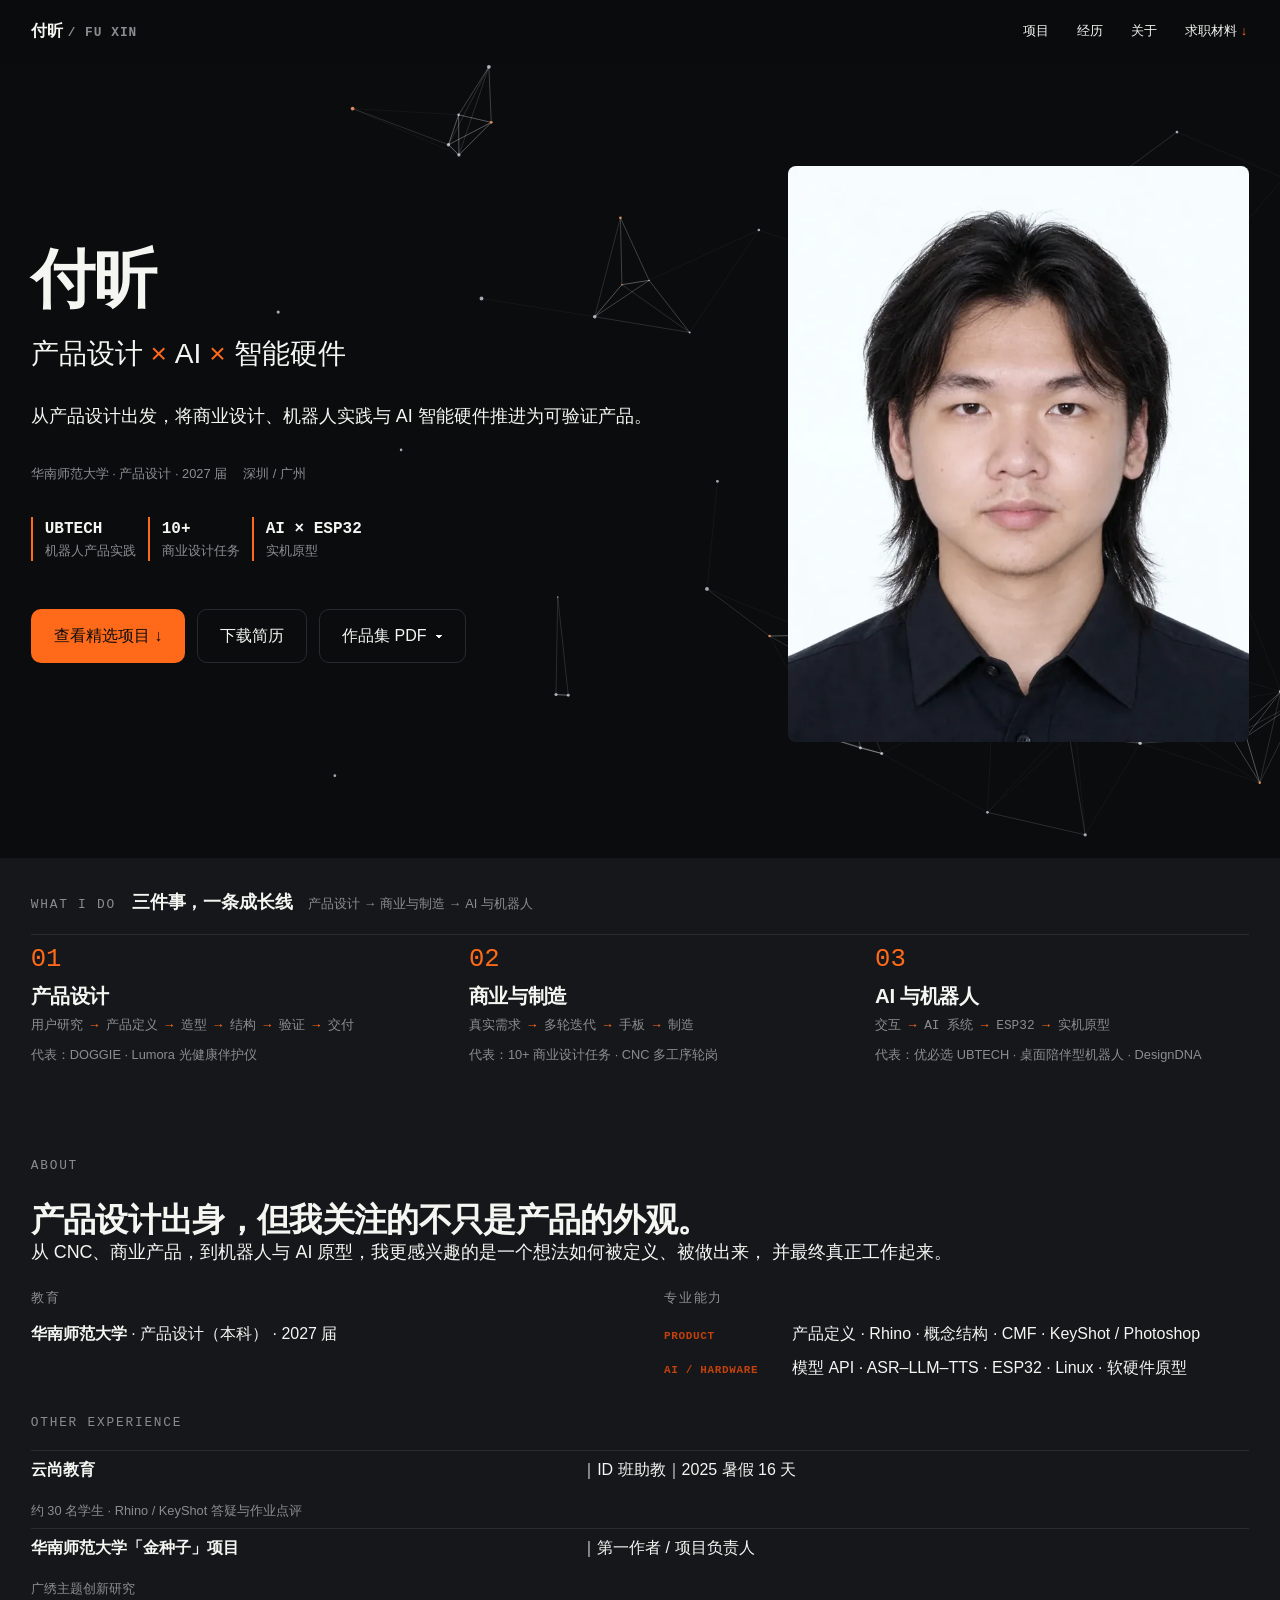
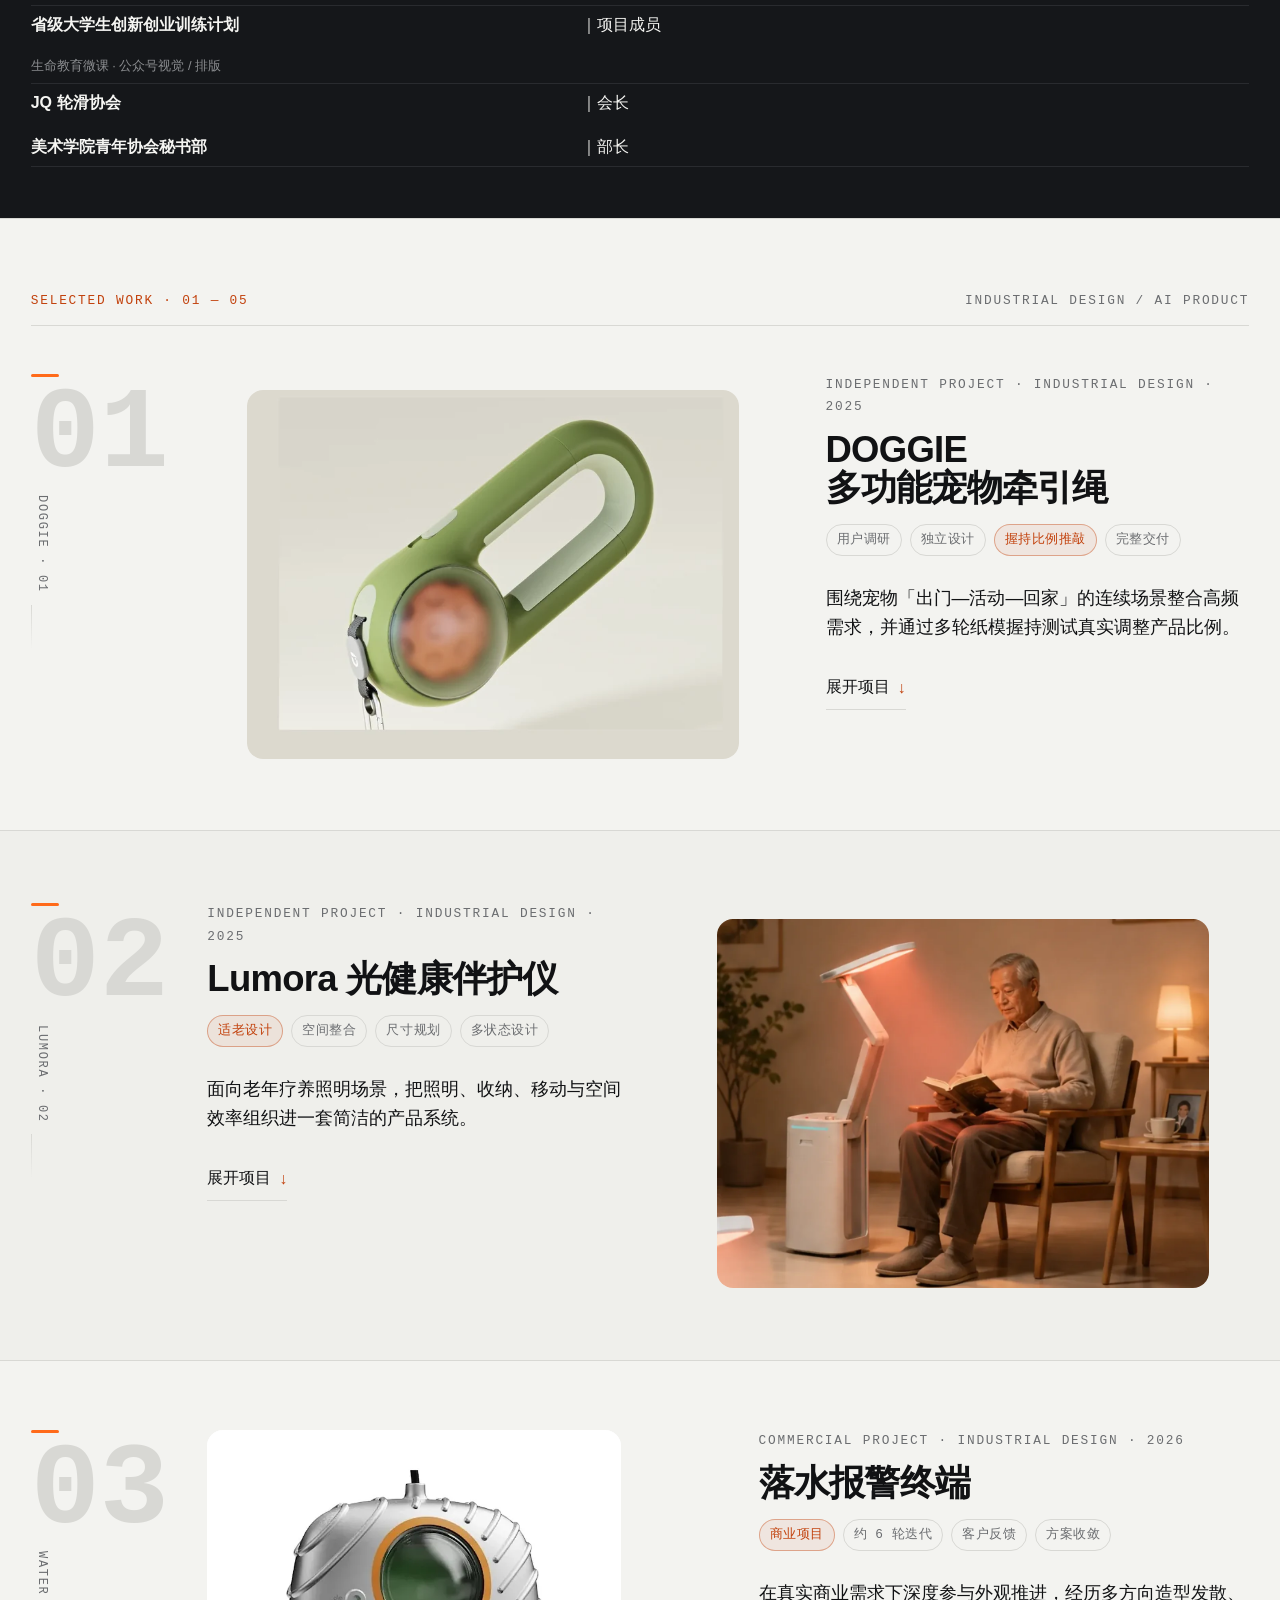
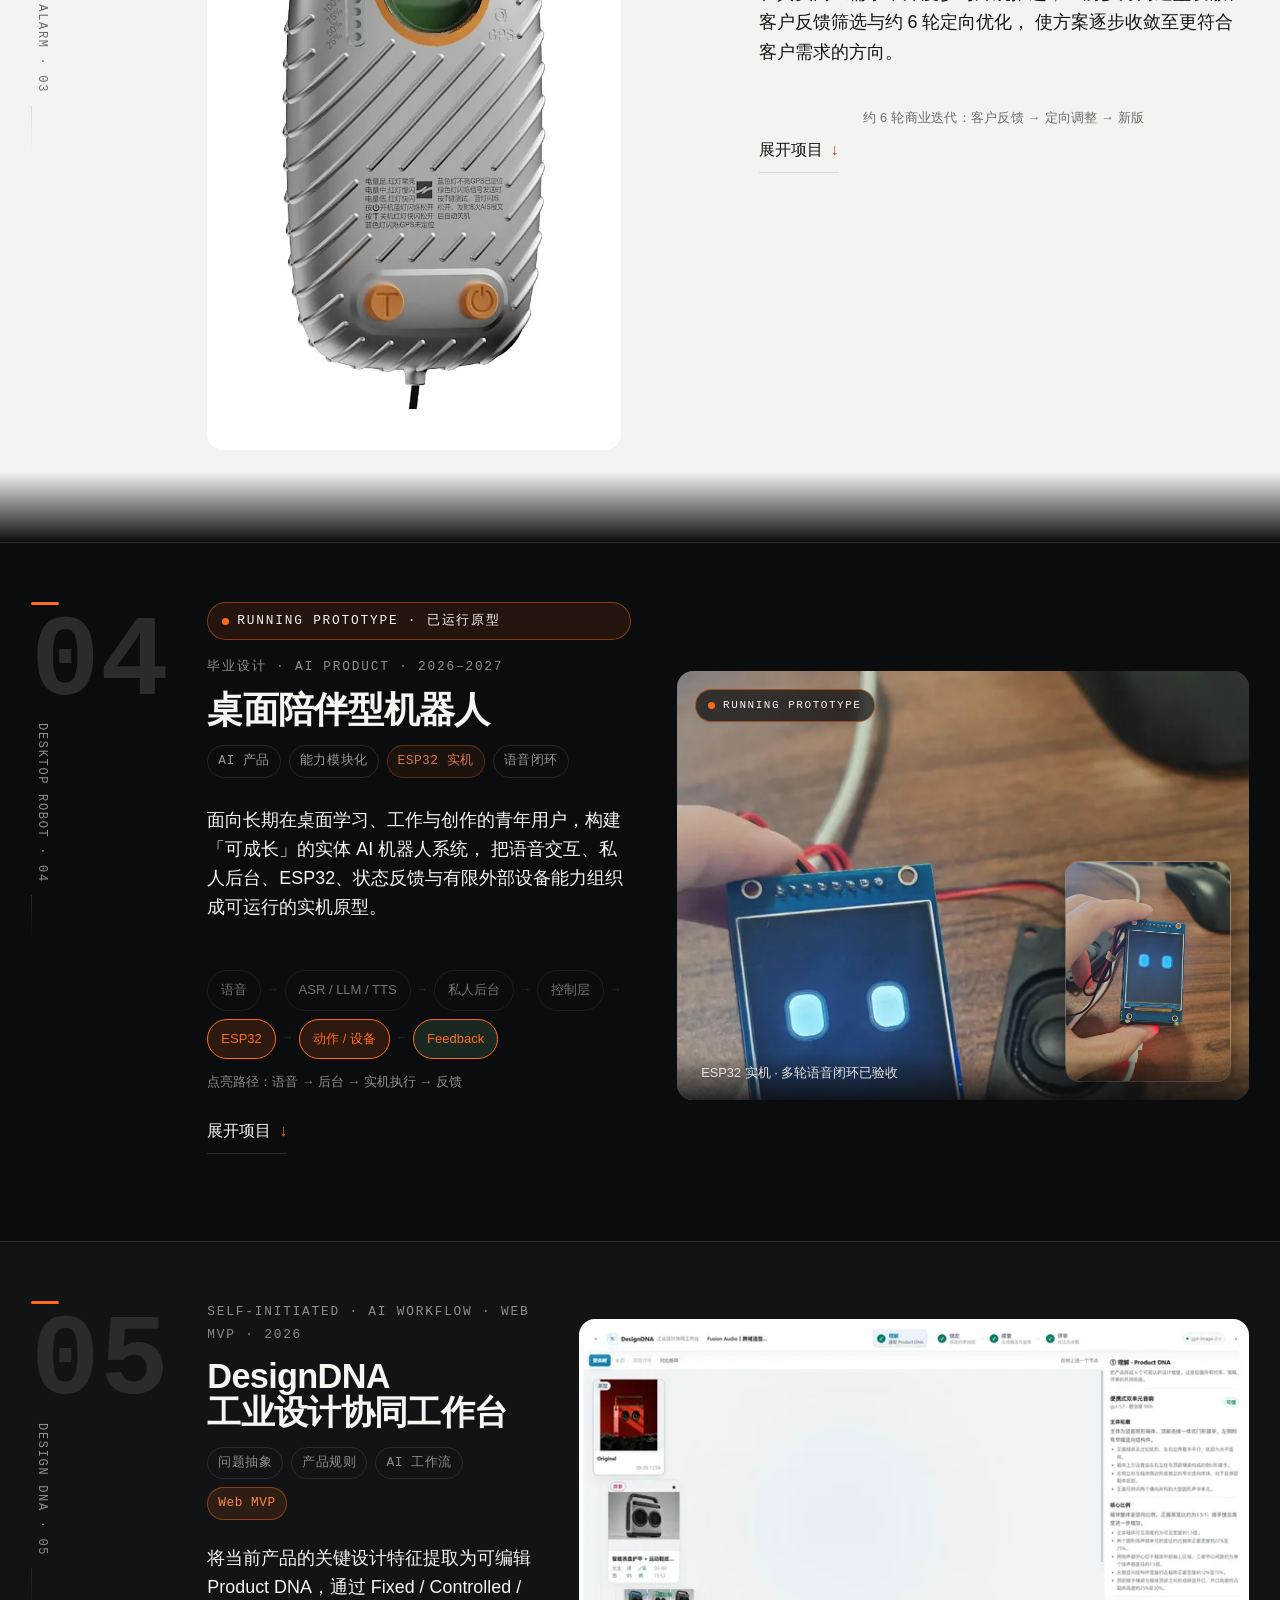
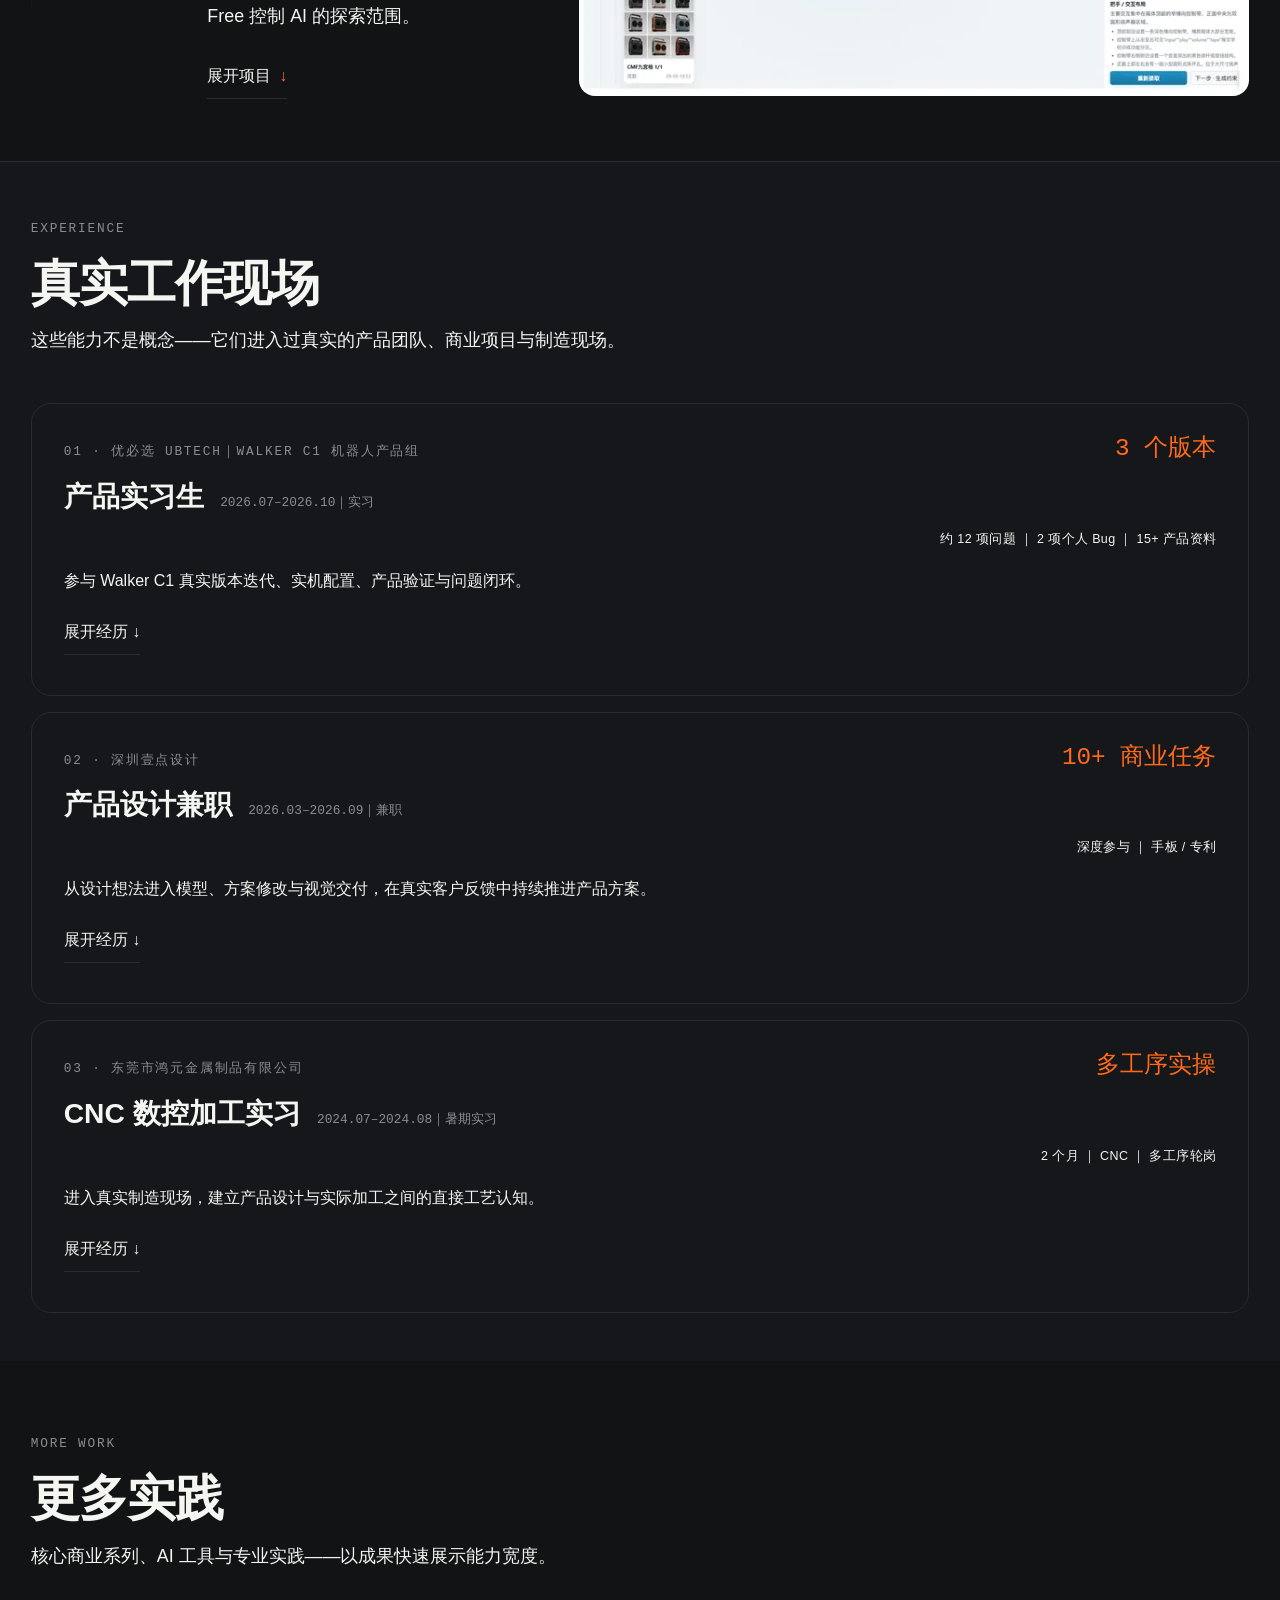
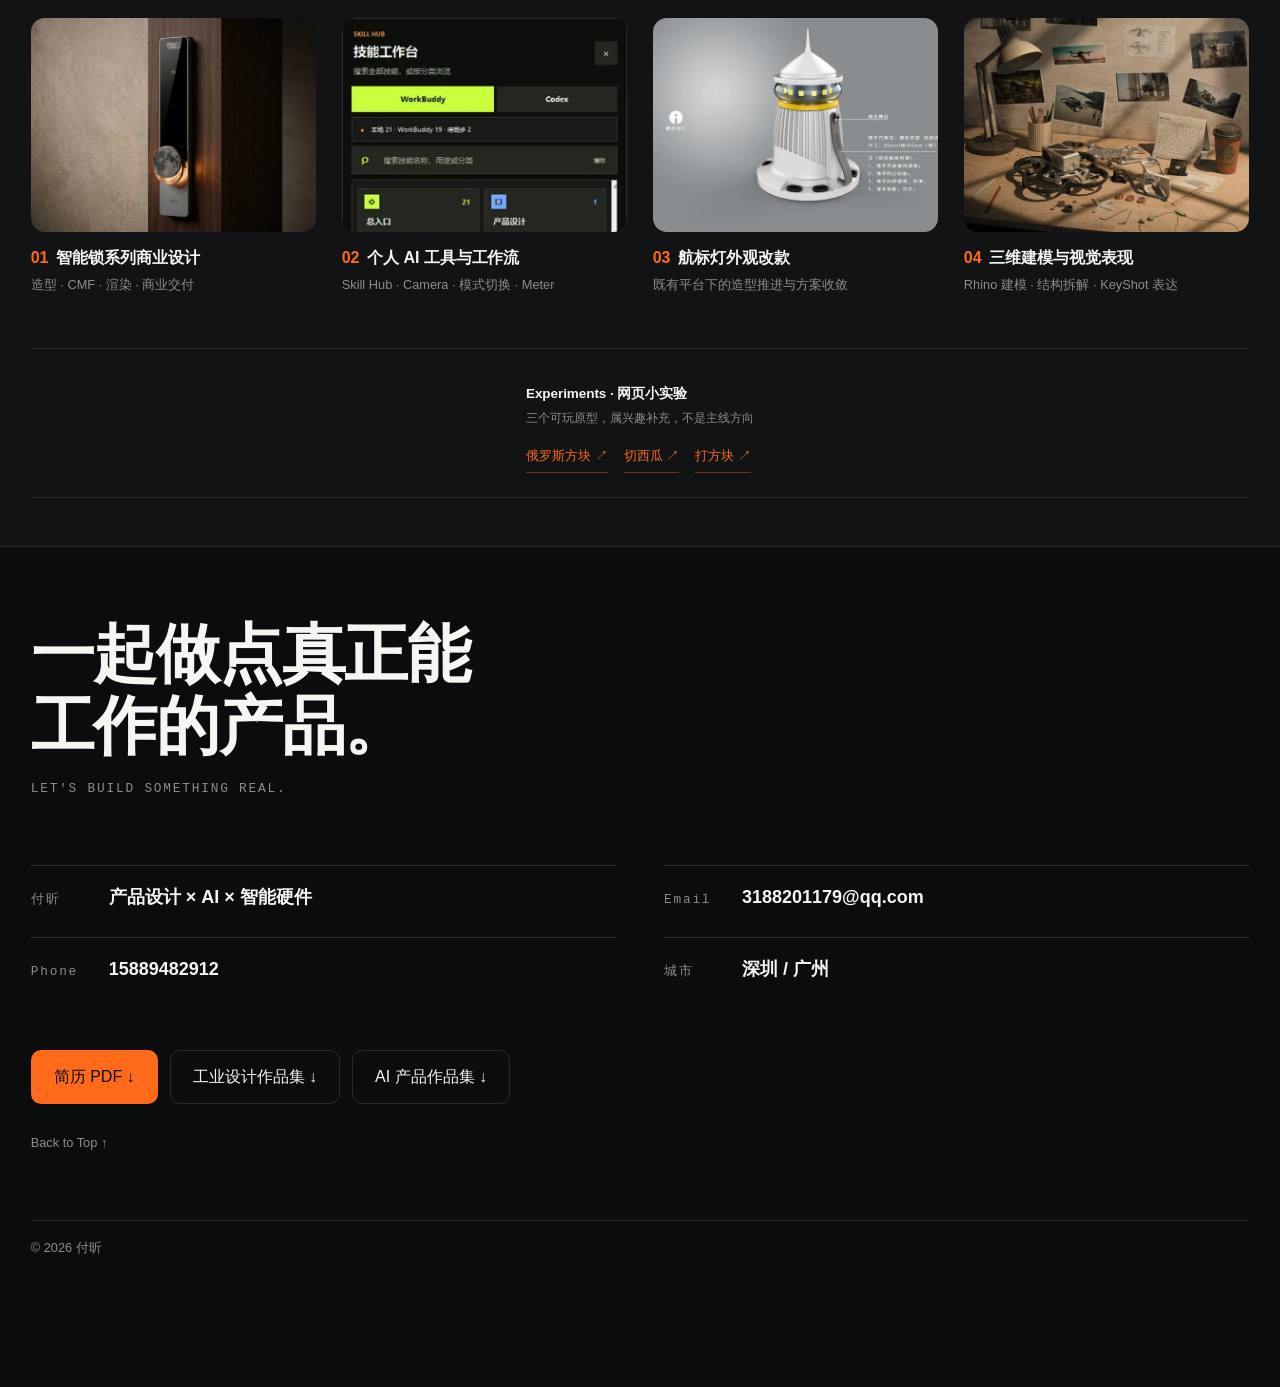
<file: index.html>
<!DOCTYPE html>
<html lang="zh-CN">
<head>
<meta charset="UTF-8">
<meta name="viewport" content="width=device-width, initial-scale=1">
<title>付昕｜产品设计 × AI × 智能硬件</title>
<meta name="description" content="付昕，产品设计 × AI × 智能硬件。以产品设计为基本盘，具备真实商业设计、机器人产品实践与 AI 智能硬件原型经验。">
<meta name="theme-color" content="#0B0C0E">
<link rel="canonical" href="https://fux5063-eng.github.io/fuxin/">
<link rel="icon" href="./favicon.svg" type="image/svg+xml">
<link rel="icon" href="./favicon-32.png" sizes="32x32">
<link rel="apple-touch-icon" href="./apple-touch-icon.png">
<meta property="og:type" content="website">
<meta property="og:locale" content="zh_CN">
<meta property="og:url" content="https://fux5063-eng.github.io/fuxin/">
<meta property="og:title" content="付昕｜产品设计 × AI × 智能硬件">
<meta property="og:description" content="以产品设计为基本盘，具备真实商业设计、机器人产品实践与 AI 智能硬件原型经验。五个核心项目：DOGGIE 宠物牵引绳 · Lumora 光健康伴护仪 · 落水报警终端 · 桌面陪伴型机器人 · DesignDNA。">
<meta property="og:image" content="https://fux5063-eng.github.io/fuxin/assets/og-image.png">
<meta property="og:image:width" content="1200">
<meta property="og:image:height" content="630">
<meta property="og:image:alt" content="付昕 · 产品设计 × AI × 智能硬件">
<meta name="twitter:card" content="summary_large_image">
<meta name="twitter:title" content="付昕｜产品设计 × AI × 智能硬件">
<meta name="twitter:description" content="产品设计为基本盘，真实商业设计 + 机器人产品实践 + AI 智能硬件原型。">
<meta name="twitter:image" content="https://fux5063-eng.github.io/fuxin/assets/og-image.png">
<script>document.documentElement.className += ' js-reveal';</script>
  <link rel="preload" as="image" href="./assets/img/hero/portrait-720.webp"
        imagesrcset="./assets/img/hero/portrait-720.webp 720w, ./assets/img/hero/portrait.webp 1086w" imagesizes="(max-width: 1080px) 100vw, 38vw">
<style>
/* ============================================================
   付昕｜作品集新站 · 设计 Token
   依据：V3 交接文档 §19–§26 / §38 / §43–§47
   规则：标「V3 §xx」= 用户给定原值，不得改动；
        标「派生」= V3 未给、由我补齐的中间值，可调。
   ============================================================ */

:root {
  /* ── 色彩（V3 §23 原值）────────────────────────────── */
  --c-bg:            #0B0C0E;   /* 主深色 */
  --c-surface:       #15171A;   /* 次深色 */
  --c-light:         #F3F3F0;   /* 浅色背景 */
  --c-text-dark:     #F5F5F2;   /* 深底主文字 */
  --c-text-light:    #111214;   /* 浅底主文字 */
  --c-muted:         #8B8D90;   /* 次级文字（深浅共用）*/
  --c-line-dark:     #292B2F;   /* 深底分割线 */
  --c-line-light:    #D8D8D4;   /* 浅底分割线 */
  /* 无障碍：浅底上的小字用深一档品牌橙（#FF6A1A 在浅底仅 2.57:1，需 4.5）*/
  --c-accent-ink: #C2410C;
  --c-accent:        #FF6A1A;   /* 强调橙 */
  --c-accent-hover:  #FF7C32;   /* Hover 橙 */

  /* 派生（V3 未给，我补）*/
  --c-surface-2:     #1C1F23;   /* 派生：深底卡片 */
  --c-muted-light:   #6B6D70;   /* 派生：浅底次级文字 */
  --c-accent-soft:   rgba(255, 106, 26, 0.14);  /* 派生：橙色低透明底 */
  --c-line-dark-2:   #1F2226;   /* 派生：深底更弱分割线 */
  --c-focus:         #FF6A1A;   /* 派生：焦点环＝强调橙 */

  /* 橙色的使用范围（V3 §23）：编号 / 当前状态 / 链路激活 / Hover /
     局部关键词 / 按钮反馈。禁止大面积橙色背景。*/

  /* ── 字体（V3 §21）──────────────────────────────────── */
  --font-cn: "Source Han Sans SC", "Noto Sans SC", "PingFang SC",
             "Microsoft YaHei", "Hiragino Sans GB", sans-serif;
  --font-en: "Inter", "Helvetica Neue", Helvetica, Arial, sans-serif;
  --font-sans: var(--font-en), var(--font-cn);   /* 英文优先回落中文 */
  --font-mono: "JetBrains Mono", "SFMono-Regular", Menlo, Consolas,
               "Liberation Mono", monospace;     /* 仅用于：01/05、ESP32、
               ASR→LLM→TTS、时间、英文辅助标签；禁止全站中文等宽 */

  /* ── 字号层级（V3 §21 / §47：桌面区间 → clamp 自适应）── */
  --fs-hero-name:    clamp(40px, 5vw,    72px);  /* V3: 64–72 */
  --fs-hero-role:    clamp(20px, 2.2vw,  32px);  /* V3: 28–32 */
  --fs-project-h1:   clamp(28px, 2.85vw, 46px);  /* V4.2：原 72px 使最长中文词（9字）需 648px > 文字列 482px，词被迫劈开 */  /* V3: 56–72 */
  --fs-section-h2:   clamp(30px, 3.8vw,  56px);  /* V3: 44–56 */
  --fs-h3:           clamp(21px, 2.2vw,  32px);  /* V3: 26–32 */
  --fs-lead:         clamp(17px, 1.4vw,  20px);  /* V3: 18–20 */
  --fs-body:         clamp(16px, 1.25vw, 18px);  /* V3: 16–18 */
  --fs-caption:      clamp(12px, 1vw,    14px);  /* V3: 12–14 */

  --lh-tight: 1.12;   /* 派生：大标题 */
  --lh-snug:  1.32;   /* 派生：小标题 */
  --lh-body:  1.75;   /* 派生：中文正文行高 */

  --ls-tight: -0.02em;  /* 派生：大标题收紧 */
  --ls-wide:   0.08em;  /* 派生：英文辅助标签字距 */
  --ls-label:  0.14em;  /* 派生：全大写小节标签 */

  /* ── 布局（V3 §20 / §47）────────────────────────────── */
  /* ⚠️ 2026-09-17 用户反馈「太集中于中间、两边留了东西」：
     以下四项在 V3 原值基础上上调/收窄，V3 原值记录在行尾注释里，可随时回退。 */
  --main-max:    1660px;                        /* V3 原值 1320 */
  --safe:        clamp(18px, 2.4vw, 44px);      /* V3 原值 clamp(20px,4vw,64px) 安全边距 56–64 */
  --text-col:    640px;                         /* V3: 正文列 520–680 —— 正文仍限宽保可读性 */
  --media-min:   760px;                         /* V3 原值 700 */
  --media-max:   1300px;                        /* V3 原值 1100 */
  --hero-portrait: clamp(280px, 36vw, 640px);   /* V3 原值 450–520；随版面放宽同比例上调 */
  --section-py:  clamp(72px, 10vw, 160px);      /* V3: 章节纵向 100–160 */
  --nav-h:       64px;                          /* 派生 */

  /* 间距阶梯（派生：V3 未给数值，按 4 的倍数）*/
  --s-1: 4px;  --s-2: 8px;   --s-3: 12px;  --s-4: 16px;
  --s-5: 24px; --s-6: 32px;  --s-7: 48px;  --s-8: 64px;
  --s-9: 96px; --s-10: 128px;

  /* ── 圆角（V3 §45）──────────────────────────────────── */
  --r-media: 16px;      /* V3: 主图 0–16 */
  --r-container: 20px;  /* V3: 大容器 16–20 */
  --r-card: 14px;       /* V3: 小卡 12–16 */
  --r-btn: 10px;        /* V3: 按钮 8–12 */
  --r-pill: 999px;      /* V3: 或 pill */

  /* ── 动效（V3 §26 / §47）────────────────────────────── */
  --t-hover:   200ms;   /* V3: Hover 180–220 */
  --t-ui:      250ms;   /* V3: UI transition 200–300 */
  --t-image:   500ms;   /* V3: 图片淡入 400–600 */
  --t-expand:  450ms;   /* V3: Expand 400–500 */
  --t-section: 700ms;   /* V3: Section reveal 600–800 */
  --ease-out:  cubic-bezier(0.22, 0.61, 0.36, 1);    /* 派生 */
  --ease-inout: cubic-bezier(0.65, 0.05, 0.36, 1);   /* 派生：展开/收起 */

  /* ── 分区主题：明暗节奏（V3 §24）─────────────────────
     Hero 深 → 工业设计浅 → 过渡渐暗 → AI 深+橙 →
     Experience 深 → More/About 浅深混合 → Contact 深 */
  --bg:        var(--c-bg);
  --fg:        var(--c-text-dark);
  --fg-muted:  var(--c-muted);
  --line:      var(--c-line-dark);
  --line-weak: var(--c-line-dark-2);
  --surface:   var(--c-surface);
}

/* 浅色章节：只换这一层变量，组件无需改 */
.is-light {
  --bg:        var(--c-light);
  --fg:        var(--c-text-light);
  --fg-muted:  var(--c-muted-light);
  --line:      var(--c-line-light);
  --line-weak: #E4E4E0;                 /* 派生 */
  --surface:   #FFFFFF;                 /* 派生 */
}

/* ── 基础排版 ─────────────────────────────────────────── */
* { box-sizing: border-box; }

html { scroll-behavior: smooth; }

body {
  margin: 0;
  background: var(--bg);
  color: var(--fg);
  font-family: var(--font-sans);
  font-size: var(--fs-body);
  line-height: var(--lh-body);
  -webkit-font-smoothing: antialiased;
  text-rendering: optimizeLegibility;
  font-feature-settings: "kern" 1, "liga" 1;
  transition: background var(--t-ui) var(--ease-out),
              color var(--t-ui) var(--ease-out);
}

/* 章节容器：明暗由 .is-dark / .is-light 决定 */
.section {
  background: var(--bg);
  color: var(--fg);
  padding-block: var(--section-py);
}

.wrap {                       /* 主工作区 1320，两侧安全边距 */
  width: min(var(--main-max), 100% - var(--safe) * 2);
  margin-inline: auto;
}

.measure { max-width: var(--text-col); }   /* 正文阅读宽度 */
.wide    { max-width: var(--media-max); }  /* 主图允许突破文字列 */

h1, h2, h3, h4 {
  margin: 0;
  font-weight: 600;
  line-height: var(--lh-tight);
  letter-spacing: var(--ls-tight);
  text-wrap: balance;          /* 中文标题避免尾行孤字 */
}
.lead, .hero__lede, .project__lede, .measure p { text-wrap: pretty; }
h1 { font-size: var(--fs-project-h1); }
h2 { font-size: var(--fs-section-h2); }
h3 { font-size: var(--fs-h3); line-height: var(--lh-snug); letter-spacing: 0; }
p  { margin: 0 0 var(--s-4); }

.lead    { font-size: var(--fs-lead); line-height: 1.6; }
.caption { font-size: var(--fs-caption); color: var(--fg-muted); }

/* 英文辅助标签：全大写 + 宽字距，只做视觉节奏 */
.label-en {
  font-family: var(--font-mono);
  font-size: var(--fs-caption);
  letter-spacing: var(--ls-label);
  text-transform: uppercase;
  color: var(--fg-muted);
}

/* 编号 / 技术串 / 时间：等宽 */
.mono { font-family: var(--font-mono); font-variant-numeric: tabular-nums; }

/* 强调橙的克制用法（V3 §23）*/
.accent { color: var(--c-accent); }

/* 极细辅助线（V3 §46：两侧参与构图）*/
.hairline { height: 1px; background: var(--line); border: 0; }

/* ── 按钮（V3 §45：8–12 或 pill）────────────────────── */
.btn {
  display: inline-flex;
  align-items: center;
  gap: var(--s-2);
  padding: 12px 22px;
  min-height: 44px;                 /* V3 §43：触控区足够大 */
  font-family: var(--font-sans);
  font-size: var(--fs-body);
  font-weight: 500;
  border-radius: var(--r-btn);
  border: 1px solid transparent;
  cursor: pointer;
  text-decoration: none;
  transition: background var(--t-hover) var(--ease-out),
              border-color var(--t-hover) var(--ease-out),
              color var(--t-hover) var(--ease-out),
              transform var(--t-hover) var(--ease-out);
}
.btn--primary { background: var(--c-accent); color: #0B0C0E; }
.btn--primary:hover { background: var(--c-accent-hover); }
.btn--ghost { background: transparent; color: var(--fg); border-color: var(--line); }
.btn--ghost:hover { border-color: var(--c-accent); color: var(--c-accent); }
.btn--pill { border-radius: var(--r-pill); }
.btn:active { transform: translateY(1px); }

/* 文字型「展开」按钮：橙色下划线只做状态 */
.expand-toggle {
  display: inline-flex; align-items: center; gap: var(--s-2);
  background: none; border: 0; padding: 8px 0; min-height: 44px;
  color: var(--fg); font-size: var(--fs-body); font-family: var(--font-sans);
  cursor: pointer; border-bottom: 1px solid var(--line);
  transition: color var(--t-hover) var(--ease-out),
              border-color var(--t-hover) var(--ease-out);
}
.expand-toggle:hover { color: var(--c-accent); border-color: var(--c-accent); }

/* ── 标签 / 元信息 ────────────────────────────────────── */
.tag {
  display: inline-block; padding: 4px 10px;
  font-size: var(--fs-caption); font-family: var(--font-mono);
  letter-spacing: 0.04em;
  color: var(--fg-muted);
  border: 1px solid var(--line);
  border-radius: var(--r-pill);
}

/* ── 展开/收起（V3 §26：400–500ms）──────────────────────
   注：不用 grid-template-rows 0fr→1fr（实测在本结构下恒为 0），
   改为由 JS 实测内容高度驱动的 height 过渡；无 JS 时按 auto 展开。 */
.disclosure {
  height: 0; overflow: hidden;
  transition: height var(--t-expand) var(--ease-inout);
}
.disclosure[data-open="true"] { height: auto; }
/* 首帧：内容整体轻微下移 + 透明，展开后归位（V3 §34：上移 8–12px）*/
.disclosure__inner > * {
  opacity: 0; transform: translateY(10px);
  transition: opacity var(--t-expand) var(--ease-out),
              transform var(--t-expand) var(--ease-out);
}
.disclosure[data-open="true"] .disclosure__inner > * { opacity: 1; transform: none; }

/* ── 滚动揭示（V3 §25：标题淡入 + 轻上移）──────────────
   安全前提：只有 JS 确认可用（html.js-reveal）时才隐藏内容。
   脚本未执行 / 执行出错时，页面按「全部可见」渲染，绝不白屏。 */
.reveal { opacity: 1; transform: none; }
.js-reveal .reveal { opacity: 0; transform: translateY(18px); }
.js-reveal .reveal { transition: opacity var(--t-section) var(--ease-out),
                                transform var(--t-section) var(--ease-out); }
.js-reveal .reveal.is-in { opacity: 1; transform: none; }

/* ── 图片：淡入 + 轻缩放（V3 §25 / §26）──────────────── */
.media { overflow: hidden; border-radius: var(--r-media); background: var(--surface); }
.media img { display: block; width: 100%; height: auto;
  opacity: 0; transition: opacity var(--t-image) var(--ease-out),
                          transform var(--t-image) var(--ease-out); }
.media img.is-loaded { opacity: 1; }
.media--zoom img { transform: scale(1); }
.media--zoom:hover img { transform: scale(1.035); }   /* hover 轻缩放；常态不裁边 */

/* ── 导航（V3 §38）────────────────────────────────────── */
.nav {
  position: sticky; top: 0; z-index: 50;
  height: var(--nav-h);
  display: flex; align-items: center;
  backdrop-filter: blur(10px);                        /* 派生 */
  background: color-mix(in srgb, var(--c-bg) 78%, transparent); /* 派生 */
  border-bottom: 1px solid transparent;
  transition: height var(--t-ui) var(--ease-out),
              background var(--t-ui) var(--ease-out),
              border-color var(--t-ui) var(--ease-out);
}
/* 向下滚缩小、向上滚恢复（V3 §38）*/
.nav[data-scrolled="true"] {
  height: 54px;                                        /* 派生 */
  border-bottom-color: var(--c-line-dark);
}
.nav__link { position: relative; color: var(--fg); text-decoration: none;
  padding: 8px 2px; font-size: var(--fs-caption);
  transition: color var(--t-hover) var(--ease-out); }
.nav__link:hover { color: var(--c-accent); }
/* 当前章节：橙色点（V3 §38）*/
.nav__link[aria-current="true"]::after {
  content: ""; position: absolute; left: 50%; bottom: -6px;
  width: 5px; height: 5px; margin-left: -2.5px; border-radius: 50%;
  background: var(--c-accent);
}

/* ── 卡片（V3 §45：卡片只用于 Experience / More Work / 系统模块）── */
.card {
  background: var(--surface);
  border: 1px solid var(--line);
  border-radius: var(--r-card);
  padding: var(--s-5);
}

/* 收起态主视觉（V3 §27：1 主图 + 最多 1 辅助图）*/
.project-hero-media { border-radius: var(--r-media); overflow: hidden; }
.project-hero-media img { display: block; width: 100%; height: auto; }

/* ── 两侧 Rail（V3 §20 / §46）─────────────────────────── */
.rail-num {                       /* 超大编号 */
  font-family: var(--font-mono);
  font-size: clamp(64px, 9vw, 160px);
  line-height: 1; color: var(--line); font-weight: 600;
  user-select: none; pointer-events: none;
}
.rail-en {                        /* 章节英文 */
  writing-mode: vertical-rl;
  font-family: var(--font-mono); font-size: var(--fs-caption);
  letter-spacing: var(--ls-label); text-transform: uppercase;
  color: var(--fg-muted);
}

/* ── Lightbox（V3 §39）────────────────────────────────── */
.lightbox {
  position: fixed; inset: 0; z-index: 100;
  background: rgba(11, 12, 14, 0.94);                 /* 深色背景 */
  display: grid; place-items: center; padding: var(--s-6);
  opacity: 0; visibility: hidden;
  transition: opacity var(--t-ui) var(--ease-out), visibility var(--t-ui);
}
.lightbox[data-open="true"] { opacity: 1; visibility: visible; }
.lightbox img { max-width: 92vw; max-height: 84vh; object-fit: contain; }

/* ── 无障碍与降级（V3 §44）────────────────────────────── */
:focus-visible { outline: 2px solid var(--c-focus); outline-offset: 3px; }

@media (prefers-reduced-motion: reduce) {
  html { scroll-behavior: auto; }
  *, *::before, *::after {
    animation-duration: 0.001ms !important;
    animation-iteration-count: 1 !important;
    transition-duration: 0.001ms !important;
  }
  .reveal { opacity: 1; transform: none; }
  .media img { opacity: 1; }
}

/* ── 移动端（V3 §43：必须单独设计）────────────────────── */
@media (max-width: 720px) {
  :root { --nav-h: 56px; --r-media: 10px; --r-container: 14px; }
  .rail-num, .rail-en { display: none; }   /* 取消两侧 Rail */
  .media--zoom:hover img { transform: none; }  /* Hover 无意义，交给点击 */
  .project-hero-media, .media { border-radius: var(--r-media); }
}
</style>
<link rel="stylesheet" href="./assets/css/site.css?v=60">
</head>
<body>

<div class="pbar" id="pbar" aria-hidden="true"></div>

<div class="page">

<!-- ══════════════ 导航（V3 §38） ══════════════ -->
<header class="nav" id="nav" data-scrolled="false">
  <div class="wrap nav__inner">
    <a class="nav__brand" href="#top">付昕 <span>/ FU XIN</span></a>
    <nav class="nav__links" aria-label="页面导航">
      <a class="nav__link" href="#work">项目</a>
      <a class="nav__link" href="#experience">经历</a>
      <a class="nav__link" href="#about">关于</a>
      <a class="nav__link" href="#downloads">求职材料 <span class="accent">↓</span></a>
    </nav>
  </div>
</header>

  <main>

<!-- ══════════════ 01 Hero（V3 §17） ══════════════ -->
<section class="section hero" id="top">
  <!-- 背景动态改为 Hero 内部图层（V4 P0-01：原来被 section 的不透明背景盖住，实际看不见）-->
  <canvas class="hero__network" id="bg" aria-hidden="true"></canvas>
  <div class="wrap hero__grid">
    <div>
      <h1 class="hero__name reveal">付昕</h1>
      <p class="hero__role reveal">产品设计 <i>×</i> AI <i>×</i> 智能硬件</p>
      <p class="hero__lede reveal">从产品设计出发，将商业设计、机器人实践与 AI 智能硬件推进为可验证产品。</p>
      <div class="hero__meta reveal">
        <span>华南师范大学 · 产品设计 · 2027 届</span>
        <span>深圳 / 广州</span>
      </div>
      <div class="hero__evidence reveal">
        <div><b>UBTECH</b>机器人产品实践</div>
        <div><b>10+</b>商业设计任务</div>
        <div><b>AI × ESP32</b>实机原型</div>
      </div>
      <div class="hero__cta reveal">
        <a class="btn btn--primary" href="#work">查看精选项目 ↓</a>
        <a class="btn btn--ghost" href="./download/付昕-简历-产品设计_AI_智能硬件.pdf" download>下载简历</a>
        <details class="pdf-select">
          <summary class="btn btn--ghost">作品集 PDF <span aria-hidden="true">▾</span></summary>
          <div class="pdf-select__menu">
            <a href="./download/付昕-工业设计作品集-2026.pdf" download>工业设计作品集</a>
            <a href="./download/付昕-AI产品作品集-2026.pdf" download>AI 产品作品集</a>
          </div>
        </details>
      </div>
    </div>
    <div class="hero__portrait reveal">
      <img src="./assets/img/hero/portrait.webp"
               srcset="./assets/img/hero/portrait-720.webp 720w, ./assets/img/hero/portrait.webp 1086w"
               sizes="(max-width: 1080px) 100vw, 38vw" width="1086" height="1357"
           alt="付昕" fetchpriority="high">
    </div>
  </div>
</section>

<!-- ══════════════ 02 能力概览（V3 §18：只做 3 个） ══════════════ -->
<section class="section ability" id="ability">
  <div class="wrap">
    <div class="ability__head reveal">
      <span class="label-en">What I Do</span>
      <span class="ability__claim">三件事，一条成长线</span>
      <span class="ability__claim-sub">产品设计 → 商业与制造 → AI 与机器人</span>
    </div>

    <div class="ability__grid">
      <article class="ability__card reveal" tabindex="0">
        <div>
          <div class="ability__idx">01</div>
          <h2 class="ability__cn">产品设计</h2>
          <div class="ability__chain">用户研究 <em>→</em> 产品定义 <em>→</em> 造型 <em>→</em> 结构 <em>→</em> 验证 <em>→</em> 交付</div>
        </div>
        <div class="ability__rep">代表：DOGGIE · Lumora 光健康伴护仪</div>
      </article>

      <article class="ability__card reveal" tabindex="0">
        <div>
          <div class="ability__idx">02</div>
          <h2 class="ability__cn">商业与制造</h2>
          <div class="ability__chain">真实需求 <em>→</em> 多轮迭代 <em>→</em> 手板 <em>→</em> 制造</div>
        </div>
        <div class="ability__rep">代表：10+ 商业设计任务 · CNC 多工序轮岗</div>
      </article>

      <article class="ability__card reveal" tabindex="0">
        <div>
          <div class="ability__idx">03</div>
          <h2 class="ability__cn">AI 与机器人</h2>
          <div class="ability__chain">交互 <em>→</em> AI 系统 <em>→</em> ESP32 <em>→</em> 实机原型</div>
        </div>
        <div class="ability__rep">代表：优必选 UBTECH · 桌面陪伴型机器人 · DesignDNA</div>
      </article>
    </div>
  </div>
</section>

<!-- ══════════════ 01 About ══════════════ -->
<section class="section about" id="about">
  <div class="wrap">
    <div class="label-en reveal">About</div>
    <h2 class="about__lede reveal">产品设计出身，但我关注的不只是产品的外观。</h2>
    <p class="lead measure reveal">
      从 CNC、商业产品，到机器人与 AI 原型，我更感兴趣的是一个想法如何被定义、被做出来，
      并最终真正工作起来。</p>

    <div class="about__grid">
      <div class="about__col reveal">
        <h3>教育</h3>
        <p><b>华南师范大学</b> · 产品设计（本科） · 2027 届</p>
        
      </div>
      <div class="about__col reveal">
        <h3>专业能力</h3>
        <p class="about__skill"><b>PRODUCT</b>产品定义 · Rhino · 概念结构 · CMF · KeyShot / Photoshop</p>
        <p class="about__skill"><b>AI / HARDWARE</b>模型 API · ASR–LLM–TTS · ESP32 · Linux · 软硬件原型</p>
      </div>
    </div>

    <div class="about__other reveal">
      <div class="label-en">Other Experience</div>
      <ul class="about__list">
        <li><b>云尚教育</b>｜ID 班助教｜2025 暑假 16 天<span>约 30 名学生 · Rhino / KeyShot 答疑与作业点评</span></li>
        <li><b>华南师范大学「金种子」项目</b>｜第一作者 / 项目负责人<span>广绣主题创新研究</span></li>
        <li><b>省级大学生创新创业训练计划</b>｜项目成员<span>生命教育微课 · 公众号视觉 / 排版</span></li>
        <li><b>JQ 轮滑协会</b>｜会长　<b>美术学院青年协会秘书部</b>｜部长</li>
      </ul>
    </div>
  </div>
</section><!-- ══════════════ 02 DOGGIE 多功能宠物牵引绳 ══════════════ -->
<section class="section is-light project" id="p-doggie">
  <div class="wrap">
    <!-- 原「工业设计章节幕」压成一条细带（V4 P0-02：HR 看完 Hero 后要尽快看到第一个作品）-->
    <div class="work-head" id="work">
      <span class="label-en">Selected Work · 01 — 05</span>
      <span class="label-en">Industrial Design / AI Product</span>
    </div>
    <div class="project__grid">
      <div class="project__rail" aria-hidden="true">
          <div class="project__num">01</div>
          <div class="project__railname">DOGGIE · 01</div>
        </div>
      <div class="project__body">
        <div class="label-en project__en reveal">Independent Project · Industrial Design · 2025</div>
        <h2 class="project__title reveal">DOGGIE 多功能宠物牵引绳</h2>
        <div class="project__tags reveal">
          <span class="tag">用户调研</span>
          <span class="tag">独立设计</span>
          <span class="tag tag--key">握持比例推敲</span>
          <span class="tag">完整交付</span>
        </div>

        <figure class="media media--zoom project__media wide reveal media--cover">
          <img src="./assets/img/id/doggie-main-site.webp"
               srcset="./assets/img/id/doggie-main-site-720.webp 720w, ./assets/img/id/doggie-main-site-1200.webp 1200w, ./assets/img/id/doggie-cover.webp 1285w, ./assets/img/id/doggie-main-site.webp 1426w"
               sizes="(max-width: 720px) 100vw, 50vw" width="1426" height="1070"
               alt="DOGGIE 多功能宠物牵引绳 主渲染" loading="lazy">
          <figcaption>最终产品主渲染</figcaption>
        </figure>

        <p class="project__lede measure reveal">
          围绕宠物「出门—活动—回家」的连续场景整合高频需求，并通过多轮纸模握持测试真实调整产品比例。</p>

        <p class="reveal">
          <button class="expand-toggle" type="button" aria-expanded="false" aria-controls="doggie-body">
            展开项目 <span class="expand-toggle__arrow" aria-hidden="true">↓</span></button>
        </p>
      </div>
    </div>

<!-- ── DOGGIE 展开态（V4.2 §7.2：原地展开，4 段）── -->
<div class="disclosure project-expand" id="doggie-body" data-open="false">
  <div class="disclosure__inner">
    <div class="wrap">
      <div class="project__grid">
        <div></div>
        <div class="steps">
<div class="step">
<div class="step__idx">01 · 问题与洞察</div>
<h3 class="step__title">需求分散在一次完整外出里</h3>
<div class="step__body">
<p>宠物一次完整外出中，<b>牵引、玩具携带、垃圾袋与入户清洁</b>需求分散在不同用品与步骤中。通过用户与竞品研究，我把设计单位从「单一牵引绳」转为<b>一次完整外出链路</b>。</p>
</div>
</div>
<div class="step">
<div class="step__idx">02 · 产品方案</div>
<h3 class="step__title">把最高频的能力收进一个随身产品</h3>
<div class="step__body">
<ul>
<li>环形握持与牵引控制</li>
<li>透明玩具球仓</li>
<li>可拆卸脚底清洁刷</li>
<li>把手内垃圾袋收纳</li>
</ul>
<p>不做「功能越多越好」，而是按外出链路的时间顺序收纳能力。</p>
</div>
<div class="step__pair step__media">
<figure class="media media--zoom">
<img src="./assets/img/id/doggie-side.webp" width="1400" height="788"
alt="DOGGIE 侧视图" loading="lazy"><figcaption>侧视图：环形握持与球仓</figcaption>
</figure>
<figure class="media media--zoom">
<img src="./assets/img/id/doggie-explode-site.webp" width="1500" height="905"
alt="DOGGIE 概念结构与分件" loading="lazy"><figcaption>概念结构与分件</figcaption>
</figure>
</div>
</div>
<div class="step">
<div class="step__idx">03 · 纸模验证与迭代</div>
<h3 class="step__title">握持测试真实改变了设计</h3>
<div class="step__body">
<p>纸模握持测试帮助确认把手宽度、长度与整体比例；公开展示以草图和阶段模型复现这条调整路径，从轮廓比例逐步推进到可握持的连续曲面。</p>
</div>
<div class="evidence-grid evidence-grid--four step__media" aria-label="DOGGIE 造型与握持比例演进">
<figure class="evidence-card media--zoom">
<img src="./assets/img/id/doggie-process-sketch.webp" width="560" height="700" alt="DOGGIE 造型草图与握持轮廓推敲" loading="lazy"><figcaption><b>01 草图筛选</b><span>确定环形握持与球仓的基本关系</span></figcaption>
</figure>
<figure class="evidence-card media--zoom">
<img src="./assets/img/id/doggie-process-proportion.webp" width="1015" height="1120" alt="DOGGIE 把手开口与主体比例比较" loading="lazy"><figcaption><b>02 比例比较</b><span>对照开口宽度、手柄长度与球仓占比</span></figcaption>
</figure>
<figure class="evidence-card media--zoom">
<img src="./assets/img/id/doggie-process-surface.webp" width="1200" height="714" alt="DOGGIE 初步曲面模型" loading="lazy"><figcaption><b>03 曲面建立</b><span>把二维轮廓转成连续握持曲面</span></figcaption>
</figure>
<figure class="evidence-card media--zoom">
<img src="./assets/img/id/doggie-process-final.webp" width="1200" height="676" alt="DOGGIE 最终外观侧视图" loading="lazy"><figcaption><b>04 最终整合</b><span>完成防滑区、球仓与挂带关系</span></figcaption>
</figure>
</div>
</div>
<div class="step">
<div class="step__idx">04 · 最终结果</div>
<h3 class="step__title">从概念到可交付的完整方案</h3>
<div class="step__body">
<p>完成 Rhino 建模与分件、渲染与多视图，并延伸出使用场景、Logo 与包装，形成可直接交付的完整方案。</p>
</div>
<div class="evidence-grid evidence-grid--three step__media">
<figure class="evidence-card media--zoom">
<img src="./assets/img/id/doggie-detail-1.webp" width="1400" height="788"
alt="DOGGIE 环形握持与握感纹理" loading="lazy"><figcaption><b>握持细节</b><span>环形把手与内侧防滑纹理</span></figcaption>
</figure>
<figure class="evidence-card media--zoom">
<img src="./assets/img/id/doggie-detail-3.webp" width="1400" height="788"
alt="DOGGIE 玩具球仓与连接结构" loading="lazy"><figcaption><b>功能整合</b><span>透明球仓与连接结构</span></figcaption>
</figure>
<figure class="evidence-card media--zoom">
<img src="./assets/img/id/doggie-cmf.webp" width="1500" height="844"
alt="DOGGIE 配色与材质方案" loading="lazy"><figcaption><b>CMF</b><span>三组配色与材质方向</span></figcaption>
</figure>
</div>
</div>
</div>
      </div>
    </div>
  </div>
</div>
  </div>
</section>


<!-- ══════════════ 03 Lumora 光健康伴护仪 ══════════════ -->
<section class="section is-light project" id="p-lumora">
  <div class="wrap">
    <div class="project__grid">
      <div class="project__rail" aria-hidden="true">
          <div class="project__num">02</div>
          <div class="project__railname">LUMORA · 02</div>
        </div>
      <div class="project__body">
        <div class="label-en project__en reveal">Independent Project · Industrial Design · 2025</div>
        <h2 class="project__title reveal">Lumora 光健康伴护仪</h2>
        <div class="project__tags reveal">
          <span class="tag tag--key">适老设计</span><span class="tag">空间整合</span>
          <span class="tag">尺寸规划</span><span class="tag">多状态设计</span>
        </div>

        <figure class="media media--zoom project__media wide reveal media--cover">
          <img src="./assets/img/id/lumora-cand-c-site.webp" width="1235" height="926"
               alt="Lumora 光健康伴护仪 使用场景" loading="lazy">
          <figcaption>使用场景：座椅阅读照明</figcaption>
        </figure>

        <p class="project__lede measure reveal">
          面向老年疗养照明场景，把照明、收纳、移动与空间效率组织进一套简洁的产品系统。</p>

        <p class="reveal">
          <button class="expand-toggle" type="button" aria-expanded="false" aria-controls="lumora-body">
            展开项目 <span class="expand-toggle__arrow" aria-hidden="true">↓</span></button>
        </p>
      </div>
    </div>
  </div>

  <div class="disclosure project-expand" id="lumora-body" data-open="false">
    <div class="disclosure__inner">
      <div class="wrap"><div class="project__grid"><div></div><div class="steps">
<div class="step">
<div class="step__idx">01 · 场景与问题</div>
<h3 class="step__title">疗养照明不该像医疗器械</h3>
<div class="step__body">
<p>老年疗养与居家照明场景里，产品要同时满足<b>操作、移动与收纳</b>；而现有适老 / 疗养类灯具普遍太功能化、太「医疗器械感」，造型好看不起来，也难以融入家居环境。</p>
</div>
</div>
<div class="step">
<div class="step__idx">02 · 设计策略</div>
<h3 class="step__title">用结构的改变换体验的改善</h3>
<div class="step__body">
<ul>
<li><b>折叠</b> → 节省收纳空间</li>
<li><b>脚轮</b> → 老人可自行移动</li>
<li><b>简洁形态</b> → 弱化医疗器械感</li>
</ul>
</div>
</div>
<div class="step">
<div class="step__idx">03 · 空间、状态与部件</div>
<h3 class="step__title">一套可以收起来的产品</h3>
<div class="step__body">
<ul class="spec">
<li><b>350 × 350 mm</b><span>主体</span></li>
<li><b>572 mm</b><span>收纳总高</span></li>
<li><b>1280 mm</b><span>展开最高</span></li>
<li><b>270 × 110 mm</b><span>抽屉开口</span></li>
</ul>
<p class="step__note">可调灯臂 · 物理控制区 · 抽屉收纳 · 挡板（遮蔽内部部件、保持外观完整）· 移动结构。概念尺寸（Rhino 模型实测），非工程测试值，不做功效宣称。</p>
</div>

<div class="step__pair step__media">
<figure class="media media--zoom media--portrait">
<img src="./assets/img/id/lumora-eq-a.webp" width="760" height="1060"
alt="Lumora 使用态" loading="lazy"><figcaption>使用态</figcaption>
</figure>
<figure class="media media--zoom media--portrait">
<img src="./assets/img/id/lumora-eq-b.webp" width="760" height="1060"
alt="Lumora 收纳态" loading="lazy"><figcaption>收纳态</figcaption>
</figure>
</div>

</div>
<div class="step">
<div class="step__idx">04 · 最终成果</div>
<h3 class="step__title">外观与部件细节</h3>
<div class="step__body">
<p>外观方案与多视角表现；收纳 / 展开状态、主要尺寸与结构规划。</p>
</div>
          <div class="lum-views">
            <figure>
              <img src="./assets/img/id/lum-front.webp" width="1500" height="1060" alt="Lumora 光健康伴护仪 正视" loading="lazy">
              <figcaption>正视 · 收纳态</figcaption>
            </figure>
            <figure>
              <img src="./assets/img/id/lum-side.webp" width="1500" height="1060" alt="Lumora 光健康伴护仪 侧视" loading="lazy">
              <figcaption>侧视 · 收纳态</figcaption>
            </figure>
            <figure>
              <img src="./assets/img/id/lum-3q.webp" width="1500" height="1060" alt="Lumora 光健康伴护仪 四分之三视角" loading="lazy">
              <figcaption>四分之三视角</figcaption>
            </figure>
            <figure>
              <img src="./assets/img/id/lum-top.webp" width="1500" height="1060" alt="Lumora 光健康伴护仪 底座顶视" loading="lazy">
              <figcaption>底座顶视 · 物理控制区</figcaption>
            </figure>
          </div>
          <figure class="media media--zoom media--evidence step__media">
            <img src="./assets/img/id/lum-dim.webp" width="1600" height="1131" alt="Lumora 光健康伴护仪 尺寸规划" loading="lazy">
            <figcaption>尺寸规划：收纳 / 展开状态的主要尺寸</figcaption>
          </figure>
<div class="step__pair step__media">
</div>
</div>
<div class="step">
<div class="step__idx">05 · 操作与部件</div>
<h3 class="step__title">让每个功能在产品上有明确位置</h3>
<div class="step__body">
<p>把照明、收纳、移动与物理控制拆回具体部件：顶部完成照明调节，侧面抽屉承接随手收纳，灯臂折回机身，底部脚轮支持室内移动。</p>
</div>
<div class="evidence-grid evidence-grid--three step__media" aria-label="Lumora 部件细节">
<figure class="evidence-card media--zoom"><img src="./assets/img/id/lumora-detail-control.webp" width="1097" height="974" alt="Lumora 物理控制旋钮" loading="lazy"><figcaption><b>物理控制</b><span>五档旋钮与状态提示</span></figcaption></figure>
<figure class="evidence-card media--zoom"><img src="./assets/img/id/lumora-detail-drawer.webp" width="847" height="842" alt="Lumora 侧面抽屉" loading="lazy"><figcaption><b>随手收纳</b><span>侧向抽屉减少桌面杂物</span></figcaption></figure>
<figure class="evidence-card media--zoom"><img src="./assets/img/id/lumora-detail-shield.webp" width="594" height="682" alt="Lumora 灯臂收纳挡板" loading="lazy"><figcaption><b>收纳挡板</b><span>遮蔽内部部件，保持外观完整</span></figcaption></figure>
<figure class="evidence-card media--zoom"><img src="./assets/img/id/lumora-detail-casters.webp" width="661" height="558" alt="Lumora 底部移动脚轮" loading="lazy"><figcaption><b>室内移动</b><span>四角脚轮支撑空间转换</span></figcaption></figure>
<figure class="evidence-card media--zoom"><img src="./assets/img/id/lumora-detail-arm.webp" width="937" height="862" alt="Lumora 灯臂展开与收纳关系" loading="lazy"><figcaption><b>灯臂关系</b><span>多关节调节并折回机身</span></figcaption></figure>
<figure class="evidence-card media--zoom"><img src="./assets/img/id/lumora-detail-emitter.webp" width="987" height="778" alt="Lumora 灯头发光面" loading="lazy"><figcaption><b>照明端</b><span>独立灯头与发光面</span></figcaption></figure>
</div>
</div>
</div></div></div>
    </div>
  </div>
</section>


<!-- ══════════════ 04 落水报警终端 ══════════════ -->
<section class="section is-light project" id="p-wateralarm">
  <div class="wrap">
    <div class="project__grid">
      <div class="project__rail" aria-hidden="true">
          <div class="project__num">03</div>
          <div class="project__railname">WATER ALARM · 03</div>
        </div>
      <div class="project__body">
        <div class="label-en project__en reveal">Commercial Project · Industrial Design · 2026</div>
        <h2 class="project__title reveal">落水报警终端</h2>
        <div class="project__tags reveal">
          <span class="tag tag--key">商业项目</span><span class="tag">约 6 轮迭代</span>
          <span class="tag">客户反馈</span><span class="tag">方案收敛</span>
        </div>

        <figure class="media media--zoom project__media wide reveal media--cover">
          <img src="./assets/img/id/wateralarm-cover-site.webp"
               srcset="./assets/img/id/wateralarm-product-480.webp 480w, ./assets/img/id/wateralarm-cover-site.webp 688w"
               sizes="(max-width: 720px) 100vw, 40vw" width="688" height="1032"
               alt="落水报警终端 新版最终方向" loading="lazy">
          <figcaption>新版最终方向 · 外观终稿</figcaption>
        </figure>

        <p class="project__lede measure reveal">
          在真实商业需求下深度参与外观推进，经历多方向造型发散、客户反馈筛选与约 6 轮定向优化，
          使方案逐步收敛至更符合客户需求的方向。</p>

        <p class="project__iteration reveal">约 6 轮商业迭代：客户反馈 → 定向调整 → 新版</p>

        <p class="reveal">
          <button class="expand-toggle" type="button" aria-expanded="false" aria-controls="wa-body">
            展开项目 <span class="expand-toggle__arrow" aria-hidden="true">↓</span></button>
        </p>
      </div>
    </div>
  </div>

  <div class="disclosure project-expand" id="wa-body" data-open="false">
    <div class="disclosure__inner">
      <div class="wrap"><div class="project__grid"><div></div><div class="steps">

        <div class="step">
          <div class="step__idx">01 · 早期发散</div>
          <h3 class="step__title">早期发散</h3>
          <div class="step__body">
            <p>多方向造型探索，并行尝试不同风格。</p>
            <p class="step__note">比例、造型、细节在多个方向间并行比较。</p>
          
          </div>
        </div>

        <div class="step">
          <div class="step__idx">02 · 定向优化</div>
          <h3 class="step__title">定向优化</h3>
          <div class="step__body">
            <p>方向选定后转入定向调整，按客户反馈逐轮筛选。</p>
            <p class="step__note">每轮逐项比较<b>比例 · 造型 · 细节 · 配色 / CMF · 结构关系</b>。</p>
          
          
          </div>
<div class="decision-map" aria-label="落水报警终端迭代判断">
  <div><b>形态</b><span>从多方向并行，收敛到圆润、无锐角的随身设备语言</span></div>
  <div><b>信息</b><span>重新组织视窗、电量提示、GPS 标识和双按键层级</span></div>
  <div><b>识别</b><span>用斜向防滑筋纹与橙色功能件建立统一品牌记忆</span></div>
</div>
<div class="evidence-grid evidence-grid--three step__media" aria-label="落水报警终端三阶段迭代">
<figure class="evidence-card media--zoom"><img src="./assets/img/id/wateralarm-01-early-site.webp?v=48" width="1500" height="844" alt="落水报警终端戎镜、澜盾与温宁三种造型方向" loading="lazy"><figcaption><b>01 发散</b><span>戎镜 / 澜盾 / 温宁：三条真实造型路线</span></figcaption></figure>
<figure class="evidence-card media--zoom"><img src="./assets/img/id/wateralarm-02-refine-site.webp" width="1500" height="844" alt="落水报警终端定向优化方案" loading="lazy"><figcaption><b>02 收敛</b><span>逐轮整理窗口、纹理与按键关系</span></figcaption></figure>
<figure class="evidence-card media--zoom"><img src="./assets/img/id/wateralarm-iteration-final.webp" width="1200" height="676" alt="落水报警终端最终正面设计" loading="lazy"><figcaption><b>03 定稿</b><span>形成统一的正面秩序与识别语言</span></figcaption></figure>
</div>
<figure class="media media--zoom media--evidence step__media">
  <img src="./assets/img/id/wateralarm-cmf-site.webp" width="1400" height="788" alt="落水报警终端配色方案" loading="lazy"><figcaption>CMF 比较：银橙 / 橙色 / 橙白 / 蓝橙</figcaption>
</figure>
        </div>

        <div class="step">
          <div class="step__idx">03 · 新版结果</div>
          <h3 class="step__title">新版结果</h3>
          <div class="step__body">
            <p>新版相比旧版最明显的三处改善：</p>
            <ol class="numlist">
              <li>按键区域更合理</li>
              <li>品牌气质更明确</li>
              <li>整体更符合客户需求</li>
            </ol>
            <p>方向选择的真实依据：最终选定方向更符合<b>客户需求 / 客户偏好</b>。</p>
          </div>
          <figure class="media media--zoom media--evidence step__media">
<img src="./assets/img/id/wateralarm-material-site.webp" width="1400" height="788"
alt="落水报警终端材质与形态语言" loading="lazy"><figcaption>圆润鹅卵石有机形态 · 弱化工业冰冷感</figcaption>
</figure>
          <figure class="media media--zoom media--evidence step__media">
          <img src="./assets/img/id/wateralarm-scene-site.webp" width="1500" height="844"
          alt="落水报警终端海上使用场景" loading="lazy"><figcaption>佩戴于救生衣的海上使用场景</figcaption>
          </figure>

        </div>

        <p><button class="expand-toggle" type="button" data-collapse="wa-body">收起项目 ↑</button></p>
      </div></div></div>
    </div>
  </div>
</section>

<!-- ── NEXT → 07 过渡幕（原有章节幕已在下文）── -->

<!-- ══════════════ 07 工业 → AI 过渡幕 ══════════════ -->

<!-- ══════════════ 05 桌面陪伴型机器人 ══════════════ -->
<section class="section project" id="p-robot" style="background:var(--c-bg)">
  <div class="wrap">
    <div class="project__grid">
      <div class="project__rail" aria-hidden="true">
          <div class="project__num">04</div>
          <div class="project__railname">DESKTOP ROBOT · 04</div>
        </div>
      <div class="project__body">
        <div class="status-badge reveal"><span class="status-badge__dot"></span>RUNNING PROTOTYPE · 已运行原型</div>
        <div class="label-en project__en reveal" style="margin-top:var(--s-4)">毕业设计 · AI Product · 2026–2027</div>
        <h2 class="project__title reveal">桌面陪伴型机器人</h2>
        <div class="project__tags reveal">
          <span class="tag">AI 产品</span><span class="tag">能力模块化</span>
          <span class="tag tag--key">ESP32 实机</span><span class="tag">语音闭环</span>
        </div>

        <figure class="cover reveal">
          <img class="cover__main" src="./assets/img/ai/robot-cover.webp"
               srcset="./assets/img/ai/robot-cover-720.webp 720w, ./assets/img/ai/robot-cover-1200.webp 1200w, ./assets/img/ai/robot-cover.webp 1279w"
               sizes="(max-width: 720px) 100vw, 50vw"
               alt="桌面陪伴型机器人 实机原型" loading="lazy">
          <span class="cover__badge"><span class="status-badge__dot"></span>Running Prototype</span>
          <img class="cover__inset" src="./assets/img/ai/robot-screen.webp"
               alt="双眼屏幕状态" loading="lazy">
          <figcaption>ESP32 实机 · 多轮语音闭环已验收</figcaption>
        </figure>

        <p class="project__lede measure reveal">
          面向长期在桌面学习、工作与创作的青年用户，构建「可成长」的实体 AI 机器人系统，
          把语音交互、私人后台、ESP32、状态反馈与有限外部设备能力组织成可运行的实机原型。</p>

        <div class="chain reveal" id="robot-chain" aria-label="系统链路">
          <button class="chain__node" type="button" data-note="用户说话 → 本地唤醒词命中，进入多轮会话">语音</button>
          <span class="chain__gap" aria-hidden="true">→</span>
          <button class="chain__node" type="button" data-note="ASR 转写 → 模型 API → TTS 合成，已跑通多轮闭环">ASR / LLM / TTS</button>
          <span class="chain__gap" aria-hidden="true">→</span>
          <button class="chain__node" type="button" data-note="私人后台：硬件通信、状态同步、模型接入与指令下发">私人后台</button>
          <span class="chain__gap" aria-hidden="true">→</span>
          <button class="chain__node" type="button" data-note="把意图翻译成动作与设备指令">控制层</button>
          <span class="chain__gap" aria-hidden="true">→</span>
          <button class="chain__node" type="button" data-note="ESP32-S3 实机执行，含灯光模块有线外接">ESP32</button>
          <span class="chain__gap" aria-hidden="true">→</span>
          <button class="chain__node" type="button" data-note="动作 / 外接设备执行">动作 / 设备</button>
          <span class="chain__gap" aria-hidden="true">←</span>
          <button class="chain__node chain__node--fb" type="button" data-note="执行结果回传，驱动屏幕表情与状态反馈，会话结束回到待机">Feedback</button>
        </div>
        <p class="chain__note" id="chain-note">点亮路径：语音 → 后台 → 实机执行 → 反馈</p>

        <p class="reveal">
          <button class="expand-toggle" type="button" aria-expanded="false" aria-controls="robot-body">
            展开项目 <span class="expand-toggle__arrow" aria-hidden="true">↓</span></button>
        </p>
      </div>
    </div>
  </div>

  <div class="disclosure project-expand" id="robot-body" data-open="false">
    <div class="disclosure__inner">
      <div class="wrap"><div class="project__grid"><div></div><div class="steps">
<div class="step">

<div class="step__idx">01 · 用户与场景</div>
<h3 class="step__title">长期坐在桌前的年轻用户</h3>
<div class="step__body">
<p>核心用户是长期在桌面学习、工作或创作的青年——大学生、初入职场的程序员、设计师与内容创作者。场景是个人桌面；出发点是这些能力当前分散在手机、电脑、音箱和不同软件里。</p>
<p class="step__note">边界：不覆盖儿童陪伴与老人陪护场景。</p>
</div>
          <figure class="media media--zoom media--evidence step__media">
            <img src="./assets/img/ai/robot-mvp.webp" width="1500" height="844"
                 alt="项目假设与 MVP：目标用户、核心任务与优先级" loading="lazy">
            <figcaption>项目假设与 MVP：目标用户、核心任务与优先级</figcaption>
          </figure>

</div>
<div class="step">
<div class="step__idx">02 · 产品概念与模块化</div>
<h3 class="step__title">可成长的桌面陪伴机器人</h3>
<div class="step__body">
<p>用<b>屏幕、语音、有限动作与可扩展能力</b>形成角色感：不追求完整人形——桌面空间有限，复杂人形抬高制作成本。</p>
<ul>
<li>稳定交互核心 + 有限范围内可更换装饰外壳</li>
<li>角色化配件与动作能力扩展</li>
<li>连接指定外部设备</li>
</ul>
<p>原则：<b>状态表达清楚 &gt; 复杂人形动作</b>。</p>
</div>
          <figure class="media media--zoom media--evidence step__media">
            <img src="./assets/img/ai/robot-parts.webp" width="1500" height="844"
                 alt="从零件组合开始：主控 / 扩展 / 显示" loading="lazy">
            <figcaption>从零件组合开始：主控 / 扩展 / 显示</figcaption>
          </figure>
          <figure class="media media--zoom media--evidence step__media">
            <img src="./assets/img/ai/robot-eyes.webp" width="1500" height="844"
                 alt="双眼状态反馈：8 种表情与状态映射" loading="lazy">
            <figcaption>双眼状态反馈：8 种表情与状态映射</figcaption>
          </figure>
</div>
<div class="step">
<div class="step__idx">03 · 系统架构</div>
<h3 class="step__title">四层结构</h3>
<div class="step__body">
<p>机器人本体 / 私人后台 / 控制层 / 执行模块。私人后台承担硬件通信、状态同步、ASR、LLM、TTS、模型接入、动作与设备控制指令，以及执行结果回传。</p>
</div>
          <figure class="media media--zoom media--evidence step__media">
            <img src="./assets/img/ai/robot-arch.webp" width="1500" height="844"
                 alt="从设备到服务的产品架构" loading="lazy">
            <figcaption>从设备到服务的产品架构</figcaption>
          </figure>
          <figure class="media media--zoom media--evidence step__media">
            <img src="./assets/img/ai/robot-console.webp" width="1500" height="844"
                 alt="私人控制台：运行总览 / 对话中心 / 诊断日志" loading="lazy">
            <figcaption>私人控制台：运行总览 / 对话中心 / 诊断日志</figcaption>
          </figure>
</div>
<div class="step">
<div class="step__idx">04 · 已完成</div>
<h3 class="step__title">已跑通的能力</h3>
<div class="step__body">
<ul>
<li>ASR–LLM–TTS 基础链路</li>
<li>模型 API 接入与私人后台替换</li>
<li>本地唤醒</li>
<li>ESP32-S3 实机多轮语音闭环</li>
<li>麦克风 / 扬声器</li>
<li>灯光模块接入</li>
<li>会话结束重新待机 / 再次唤醒</li>
<li>硬件与浏览器端双闭环</li>
</ul>
</div>
<div class="proof-flow" aria-label="桌面陪伴型机器人已跑通的完整闭环">
  <div><i>01</i><b>待机唤醒</b><span>WakeNet 命中后进入会话</span></div>
  <div><i>02</i><b>硬件收音</b><span>ESP32 采集真实语音输入</span></div>
  <div><i>03</i><b>理解与回答</b><span>ASR → LLM → TTS</span></div>
  <div><i>04</i><b>实体反馈</b><span>扬声器、双眼与灯光同步响应</span></div>
  <div><i>05</i><b>恢复待机</b><span>释放状态并允许再次唤醒</span></div>
</div>
<p class="evidence-boundary">当前证明的是一轮交互能够完整结束并再次开始；电机动作、无线模块和正式用户测试仍列入下一阶段。</p>
          <figure class="media media--zoom media--evidence step__media">
            <img src="./assets/img/ai/robot-proto.webp" width="1500" height="844"
                 alt="当前原型：ESP32-S3 · 2.0 英寸屏 · 外接扬声器" loading="lazy">
            <figcaption>当前原型：ESP32-S3 · 2.0 英寸屏 · 外接扬声器</figcaption>
          </figure>
          <figure class="media media--zoom media--evidence step__media">
            <img src="./assets/img/ai/robot-done.webp" width="1500" height="844"
                 alt="原型完成度与验证重点" loading="lazy">
            <figcaption>原型完成度与验证重点</figcaption>
          </figure>
</div>
<div class="step">
<div class="step__idx">05 · NEXT</div>
<h3 class="step__title">下一步</h3>
<div class="step__body">
<ul>
<li>电机动作模块</li>
<li>系统状态驱动动作</li>
<li>无线外部设备 Demo</li>
<li>用户测试：<b>计划 8–12 名</b>长期桌面学习 / 工作 / 创作用户</li>
</ul>
</div>
          <figure class="media media--zoom media--evidence step__media">
            <img src="./assets/img/ai/robot-plan.webp" width="1500" height="844"
                 alt="验证计划：从功能闭环到稳定体验" loading="lazy">
            <figcaption>验证计划：从功能闭环到稳定体验</figcaption>
          </figure>
</div>
</div></div></div>
    </div>
  </div>
</section>


<!-- ══════════════ 06 DesignDNA ══════════════ -->
<section class="section project" id="p-designdna" style="background:var(--c-bg)">
  <div class="wrap">
    <div class="project__grid">
      <div class="project__rail" aria-hidden="true">
          <div class="project__num">05</div>
          <div class="project__railname">DESIGN DNA · 05</div>
        </div>
      <div class="project__body">
        <div class="label-en project__en reveal">Self-initiated · AI Workflow · Web MVP · 2026</div>
        <h2 class="project__title reveal">DesignDNA 工业设计协同工作台</h2>
        <div class="project__tags reveal">
          <span class="tag">问题抽象</span><span class="tag">产品规则</span>
          <span class="tag">AI 工作流</span><span class="tag tag--key">Web MVP</span>
        </div>

        <figure class="media media--zoom project__media wide reveal media--cover">
          <img src="./assets/img/designdna/mvp-cover.webp"
               srcset="./assets/img/designdna/mvp-cover-720.webp 720w, ./assets/img/designdna/mvp-cover-1200.webp 1200w, ./assets/img/designdna/mvp-cover.webp 1500w"
               sizes="(max-width: 720px) 100vw, 50vw" width="1500" height="843"
               alt="DesignDNA 工作台 MVP 界面" loading="lazy">
          <figcaption>真实 Web MVP · 理解阶段（Product DNA 提取）</figcaption>
        </figure>

        <p class="project__lede measure reveal">
          将当前产品的关键设计特征提取为可编辑 Product DNA，通过
          Fixed / Controlled / Free 控制 AI 的探索范围。</p>

        

        
        

        <p class="reveal">
          <button class="expand-toggle" type="button" aria-expanded="false" aria-controls="dna-body">
            展开项目 <span class="expand-toggle__arrow" aria-hidden="true">↓</span></button>
        </p>
      </div>
    </div>
  </div>

  <div class="disclosure project-expand" id="dna-body" data-open="false">
    <div class="disclosure__inner">
      <div class="wrap"><div class="project__grid"><div></div><div class="steps">
<div class="step">
<div class="step__idx">01 · 问题</div>
<h3 class="step__title">AI 辅助改款的两难</h3>
<div class="step__body">
<p>放得太开 → 不像原产品；限得太死 → 没有探索价值。根因是「哪些特征决定识别性、哪些可以动」没有被显式定义。</p>
</div>
</div>
<div class="step">
<div class="step__idx">02 · 动态 Product DNA 与三态约束</div>
<h3 class="step__title">先定义什么能改，再让 AI 改</h3>
<div class="step__body">
<p>工作台先读基准图、识别产品类型，再针对<b>这一件产品动态提取它的 Product DNA</b>（关键设计特征），并在每条特征下写出判断依据。换一件产品，提取出的特征项完全不同。</p>
</div>
<div class="step__pair step__media">
<figure class="media media--zoom media--evidence">
<img src="./assets/img/designdna/mvp-02-constraints.webp" width="1500" height="828"
alt="约束地图 Fixed / Controlled / Free" loading="lazy"><figcaption>锁定阶段 · 约束地图三态</figcaption>
</figure>
</div>
<div class="tstates reveal" id="dna-states">
          <button class="tstates__row" type="button" data-note="轮廓决定「这是同一件产品」，改了就不像它了">
            <b>主体轮廓</b><span class="tstates__val is-fixed">Fixed</span>
          </button>
          <button class="tstates__row" type="button" data-note="交互区域可以优化，但不能取消或挪走">
            <b>交互区域</b><span class="tstates__val is-controlled">Controlled</span>
          </button>
          <button class="tstates__row" type="button" data-note="CMF 放开探索，是改款最主要的自由度">
            <b>CMF</b><span class="tstates__val is-free">Free</span>
          </button>
        </div>
<p class="tstates__note" id="tstates-note">点一行看这条约束能改到什么程度</p>
</div>
<div class="step">
<div class="step__idx">03 · 工作流</div>
<h3 class="step__title">导入 → 提取 → 约束 → 探索 → 评审</h3>
<div class="step__body">
<p>按激进程度给出三档探索策略，每一档都用具体的设计语言命名；另有四种发散方式与九宫格批量发散（3×3 = 9 个完整方向）。</p>
<p class="step__note">评审维度：约束符合度 · 可制造性 · 保持度 · 创新度 · 市场契合，结论为采纳 / 继续迭代 / 否决。硬规则：一旦检测到 Fixed 约束被破坏，这一版无论多好看都不能直接采纳。</p>
</div>
<div class="step__media step__pair">
<figure class="media media--zoom media--evidence">
<img src="./assets/img/designdna/mvp-03-strategies.webp" width="1500" height="828"
alt="三档探索策略与九宫格发散" loading="lazy"><figcaption>探索阶段 · 三档策略</figcaption>
</figure>
</div>
</div>
<div class="step">
<div class="step__idx">04 · Web MVP 与验证</div>
<h3 class="step__title">做成了能跑的界面，并在真实产品上验证</h3>
<div class="step__body">
<p>已做成可运行的本地 Web 测试原型：左侧为项目与基准图，中间画布支持变体树 · 单图 · 原图对照 · 对比矩阵，右侧即四步工作流。本人负责需求定义、规则组织、交互调整与真实产品图验证；实现借助 AI 完成。</p>
<p class="reveal" style="margin-top:var(--s-4)">
          <a class="btn btn--ghost" href="./demo/designdna/" target="_blank" rel="noopener">打开界面走查 ↗</a>
          <span class="caption" style="margin-left:var(--s-3)">可点：四步工作流逐屏走查</span>
        </p>
</div>
<div class="evidence-grid evidence-grid--four step__media dna-case-grid" aria-label="DesignDNA 真实任务方案对比">
<figure class="evidence-card media--zoom"><img src="./assets/img/designdna/case-baseline.webp" width="1200" height="746" alt="DesignDNA 基准产品图" loading="lazy"><figcaption><b>基准产品</b><span>先识别必须保留的产品特征</span></figcaption></figure>
<figure class="evidence-card media--zoom"><img src="./assets/img/designdna/case-conservative.webp" width="1024" height="1024" alt="DesignDNA 保守探索方案" loading="lazy"><figcaption><b>保守探索</b><span>识别骨架保持完整，变化集中在表面语言</span></figcaption></figure>
<figure class="evidence-card media--zoom"><img src="./assets/img/designdna/case-balanced.webp" width="1024" height="1024" alt="DesignDNA 平衡探索方案" loading="lazy"><figcaption><b>平衡探索</b><span>在结构识别与造型变化之间取中间值</span></figcaption></figure>
<figure class="evidence-card evidence-card--failed media--zoom"><img src="./assets/img/designdna/case-failed.webp" width="1024" height="1024" alt="DesignDNA 实验失败样本" loading="lazy"><figcaption><b>失败样本</b><span>固定识别特征被破坏，不能直接采纳</span></figcaption></figure>
</div>
<figure class="media media--zoom media--evidence step__media">
<img src="./assets/img/designdna/case-review.webp" width="1200" height="676" alt="DesignDNA 真实评审界面与失败原因" loading="lazy"><figcaption>真实评审界面：Fixed 约束被破坏时，系统给出否决原因并返回继续迭代</figcaption>
</figure>
</div>
<div class="step">
<div class="step__idx">05 · 跨品类复用</div>
<h3 class="step__title">换一件产品，重新提取它自己的设计特征</h3>
<div class="step__body"><p>Product DNA 不是预设一套通用答案。更换基准产品后，系统重新识别决定这件产品辨识度的特征，再生成对应的约束与探索策略。</p></div>
<div class="step__pair step__media">
<figure class="media media--zoom media--evidence">
<img src="./assets/img/designdna/mvp-06-dna-kettle.webp" width="1500" height="828" alt="DesignDNA 在水壶案例中重新提取产品特征" loading="lazy"><figcaption>跨品类验证：水壶案例重新提取 Product DNA</figcaption>
</figure>
</div>
</div>
</div></div></div>
    </div>
  </div>
</section>

<!-- ══════════════ 10 Experience（V3 §29–§36：降权，两层） ══════════════ -->
<section class="section project" id="experience" style="background:var(--c-surface)">
  <div class="wrap">
    <div class="label-en reveal">Experience</div>
    <h2 class="reveal" style="margin:var(--s-4) 0 0">真实工作现场</h2>
    <p class="lead measure reveal" style="margin-top:var(--s-4)">
      这些能力不是概念——它们进入过真实的产品团队、商业项目与制造现场。</p>

    <div class="exp__list">

      <!-- UBTECH：默认 + 展开（本阶段重点） -->
      <article class="exp__card reveal">
        <div class="exp__head">
          <div>
            <div class="label-en exp__org">01 · 优必选 UBTECH｜Walker C1 机器人产品组</div>
            <span class="exp__role">产品实习生</span>
            <span class="exp__when">2026.07–2026.10｜实习</span>
          </div>
          <div class="exp__nums"><b>3 个版本</b></div>
        </div>
        <p class="exp__sub">约 12 项问题 ｜ 2 项个人 Bug ｜ 15+ 产品资料</p>
<p class="exp__lede">参与 Walker C1 真实版本迭代、实机配置、产品验证与问题闭环。</p>
        <p class="exp__toggle">
          <button class="expand-toggle" type="button" aria-expanded="false" aria-controls="exp-ubtech">
            展开经历 ↓</button>
        </p>

        <div class="disclosure" id="exp-ubtech" data-open="false">
          <div class="disclosure__inner">
            <div class="exp__body">
              <div class="exp__mod">
                <h3><span>01</span>版本测试与问题闭环</h3>
                <p>约 3 个软件版本 · 约 12 项问题 · 2 项个人 Bug · 5+ 类控制 / 交互方式，
                  跟进修复、延后与后续验证。</p>
                <figure class="media media--zoom step__media" style="max-width:460px">
                  <img src="./assets/img/exp/ubtech-walker-c1.webp?v=47"
               srcset="./assets/img/exp/ubtech-walker-c1-720.webp?v=47 720w, ./assets/img/exp/ubtech-walker-c1-1200.webp?v=47 1200w, ./assets/img/exp/ubtech-walker-c1.webp?v=47 1500w"
               sizes="(max-width: 720px) 100vw, 50vw" width="1500" height="844"
                       alt="Walker C1 官方产品主视觉" loading="lazy">
                  <figcaption>Walker C1 官方主视觉（公开资料，非内部拍摄）</figcaption>
                </figure>
              </div>
              <div class="exp__mod" style="margin-top:var(--s-5)">
                <h3><span>02</span>机器人配置与 Demo</h3>
                <p style="margin-bottom:var(--s-3)">建图 · 地图关联 · 点位 · 路线 · 导览 · 领位 ·
                  语音 / 动作事件 · 多终端操作 · Demo。</p>
                <div class="exp__chain">后台配置 <em>→</em> 下发 <em>→</em> Walker C1 <em>→</em> 实机执行</div>
              </div>
              <div class="exp__mod" style="margin-top:var(--s-5)">
                <h3><span>03</span>产品资料与技术任务</h3>
                <p>15+ 文档：SOP · 手册 · 版本说明 · 问题文档。</p>
                <p class="step__note">5G 只作为一张小成果卡：约 1 天完成 Linux 环境下 5G 模块联网适配并沉淀 SOP。</p>
              </div>
              <p class="exp__next">NEXT EXPERIENCE / 02　深圳壹点设计　10+ 商业设计任务　→</p>
            </div>
          </div>
        </div>
      </article>

      <!-- 壹点设计 -->
      <article class="exp__card reveal">
        <div class="exp__head">
          <div>
            <div class="label-en exp__org">02 · 深圳壹点设计</div>
            <span class="exp__role">产品设计兼职</span>
            <span class="exp__when">2026.03–2026.09｜兼职</span>
          </div>
          <div class="exp__nums"><b>10+ 商业任务</b></div>
        </div>
        <p class="exp__sub">深度参与 ｜ 手板 / 专利</p>
<p class="exp__lede">从设计想法进入模型、方案修改与视觉交付，在真实客户反馈中持续推进产品方案。</p>
        <p class="exp__toggle">
          <button class="expand-toggle" type="button" aria-expanded="false" aria-controls="exp-yidian">
            展开经历 ↓</button>
        </p>
        <div class="disclosure" id="exp-yidian" data-open="false">
          <div class="disclosure__inner">
            <div class="exp__body">
              <div class="exp__mod">
                <h3><span>01</span>商业项目参与</h3>
                <p>10+ 商业任务，主要涉及智能锁与落水报警终端，以及其他商业产品。</p>
              </div>
              <div class="exp__mod" style="margin-top:var(--s-5)">
                <h3><span>02</span>工作链路</h3>
                <div class="exp__chain">需求输入 <em>→</em> Rhino 建模 <em>→</em> 造型判断与修改
                  <em>→</em> KeyShot <em>→</em> 客户反馈 <em>→</em> 再调整 <em>→</em> 手板 / 专利 / 交付</div>
              </div>
              <div class="exp__mod" style="margin-top:var(--s-5)">
                <h3><span>03</span>我的角色</h3>
                <p>不只负责执行建模，而是在方案推进中加入比例、造型、细节、CMF 判断，并根据反馈持续修改。</p>
              </div>
              <p class="exp__next">NEXT EXPERIENCE / 03　鸿元金属　CNC 数控加工实习　→</p>
            </div>
          </div>
        </div>
      </article>

      <!-- CNC -->
      <article class="exp__card reveal">
        <div class="exp__head">
          <div>
            <div class="label-en exp__org">03 · 东莞市鸿元金属制品有限公司</div>
            <span class="exp__role">CNC 数控加工实习</span>
            <span class="exp__when">2024.07–2024.08｜暑期实习</span>
          </div>
          <div class="exp__nums"><b>多工序实操</b></div>
        </div>
        <p class="exp__sub">2 个月 ｜ CNC ｜ 多工序轮岗</p>
<p class="exp__lede">进入真实制造现场，建立产品设计与实际加工之间的直接工艺认知。</p>
        <p class="exp__toggle">
          <button class="expand-toggle" type="button" aria-expanded="false" aria-controls="exp-cnc">
            展开经历 ↓</button>
        </p>
        <div class="disclosure" id="exp-cnc" data-open="false">
          <div class="disclosure__inner">
            <div class="exp__body">
              <div class="exp__mod">
                <h3><span>01</span>实际参与工序</h3>
                <p>CNC 高光 · 钻孔 · 铣削 / 攻丝 · 飞面 · 粗打磨 · 成品处理。</p>
              </div>
              <div class="exp__mod" style="margin-top:var(--s-5)">
                <h3><span>02</span>现场接触</h3>
                <p>自动换刀 · 真空吸附 · 批量加工 · 材料加工表现。</p>
              </div>
              <div class="exp__mod" style="margin-top:var(--s-5)">
                <h3><span>03</span>对设计的影响</h3>
                <p>通过制造现场实操，建立对材料、结构、加工空间、表面质量与生产效率之间关系的实际认知，
                  让后续产品设计不只停留在视觉层面。</p>
              </div>
            </div>
          </div>
        </div>
      </article>

    </div>
  </div>
</section>

<!-- ══════════════ 11 More Work（V8：四类能力 + 单项 Quick View） ══════════════ -->
<section class="section morework" id="more">
  <div class="wrap">
    <div class="label-en reveal">More Work</div>
    <h2 class="reveal" style="margin:var(--s-4) 0 0">更多实践</h2>
    <p class="lead measure reveal" style="margin-top:var(--s-4)">
      核心商业系列、AI 工具与专业实践——以成果快速展示能力宽度。</p>

    <div class="morework__grid">
      <button class="mw mw--cover mw-trigger" type="button" data-mw="smartlock" aria-controls="mw-quickview" aria-expanded="false">
        <img src="./assets/img/more/cover-smartlock-v8.webp"
             srcset="./assets/img/more/cover-smartlock-v8-600.webp 600w, ./assets/img/more/cover-smartlock-v8.webp 1200w"
             sizes="(max-width: 720px) 100vw, 33vw" width="1200" height="900"
             alt="智能锁系列商业设计" loading="lazy">
        <span class="mw__info"><b><span class="mw__idx">01</span>智能锁系列商业设计</b><i>造型 · CMF · 渲染 · 商业交付</i></span>
      </button>
      <button class="mw mw--cover mw-trigger" type="button" data-mw="tools" aria-controls="mw-quickview" aria-expanded="false">
        <img src="./assets/img/more/cover-tools-skillhub-v59.webp"
             srcset="./assets/img/more/cover-tools-skillhub-v59-600.webp 600w, ./assets/img/more/cover-tools-skillhub-v59.webp 1200w"
             sizes="(max-width: 720px) 100vw, 33vw" width="1200" height="900"
             alt="个人 AI 工具与工作流" loading="lazy">
        <span class="mw__info"><b><span class="mw__idx">02</span>个人 AI 工具与工作流</b><i>Skill Hub · Camera · 模式切换 · Meter</i></span>
      </button>
      <button class="mw mw--cover mw-trigger" type="button" data-mw="navlight" aria-controls="mw-quickview" aria-expanded="false">
        <img src="./assets/img/more/cover-navlight-v8.webp"
             srcset="./assets/img/more/cover-navlight-v8-600.webp 600w, ./assets/img/more/cover-navlight-v8.webp 1200w"
             sizes="(max-width: 720px) 100vw, 33vw" width="1200" height="900"
             alt="航标灯 Navigation Lights" loading="lazy">
        <span class="mw__info"><b><span class="mw__idx">03</span>航标灯外观改款</b><i>既有平台下的造型推进与方案收敛</i></span>
      </button>
      <button class="mw mw--cover mw-trigger" type="button" data-mw="modeling" aria-controls="mw-quickview" aria-expanded="false">
        <img src="./assets/img/more/cover-modeling-v8.webp"
             srcset="./assets/img/more/cover-modeling-v8-600.webp 600w, ./assets/img/more/cover-modeling-v8.webp 1200w"
             sizes="(max-width: 720px) 100vw, 33vw" width="1200" height="900"
             alt="三维建模与视觉表现" loading="lazy">
        <span class="mw__info"><b><span class="mw__idx">04</span>三维建模与视觉表现</b><i>Rhino 建模 · 结构拆解 · KeyShot 表达</i></span>
      </button>

      <div class="mw-quickview" id="mw-quickview" data-open="false">
        <div class="mw-quickview__inner">
          <article class="mw-panel" data-mw-panel="smartlock" hidden>
            <header class="mw-panel__head">
              <div><span class="mw-panel__eyebrow">01 / CORE COMMERCIAL SERIES</span><h3>智能锁系列商业设计</h3></div>
              <p>围绕不同门体与使用场景，完成多款智能锁的造型、CMF、多视角表达与商业交付。</p>
            </header>
            <div class="mw-gallery mw-gallery--feature">
              <figure class="media--zoom mw-shot mw-shot--hero"><img src="./assets/img/more/smartlock/smartlock-scene.webp" srcset="./assets/img/more/smartlock/smartlock-scene-600.webp 600w, ./assets/img/more/smartlock/smartlock-scene.webp 1500w" sizes="(max-width:720px) 100vw, 64vw" width="1500" height="837" alt="长面板智能锁场景渲染" loading="lazy"><figcaption>长面板系列 · 场景与材质表达</figcaption></figure>
              <figure class="media--zoom mw-shot"><img src="./assets/img/more/smartlock/smartlock-cylinder-detail.webp" srcset="./assets/img/more/smartlock/smartlock-cylinder-detail-600.webp 600w, ./assets/img/more/smartlock/smartlock-cylinder-detail.webp 1500w" sizes="(max-width:720px) 100vw, 28vw" width="1500" height="844" alt="柱形智能锁细节方案" loading="lazy"><figcaption>柱形系列 · 细节方案</figcaption></figure>
              <figure class="media--zoom mw-shot"><img src="./assets/img/more/smartlock/smartlock-cylinder-scene.webp" srcset="./assets/img/more/smartlock/smartlock-cylinder-scene-600.webp 600w, ./assets/img/more/smartlock/smartlock-cylinder-scene.webp 1500w" sizes="(max-width:720px) 100vw, 28vw" width="1500" height="844" alt="柱形智能锁 A 方案场景效果" loading="lazy"><figcaption>柱形系列 · 场景效果</figcaption></figure>
            </div>
            <div class="mw-more-grid">
              <figure class="media--zoom mw-shot mw-shot--half"><img src="./assets/img/more/smartlock/smartlock-long-fold.webp" srcset="./assets/img/more/smartlock/smartlock-long-fold-600.webp 600w, ./assets/img/more/smartlock/smartlock-long-fold.webp 1500w" sizes="(max-width:720px) 100vw, 46vw" width="1500" height="2123" alt="折弯把手长面板智能锁方案" loading="lazy"><figcaption>长面板方案 A · 折弯把手</figcaption></figure>
              <figure class="media--zoom mw-shot mw-shot--half"><img src="./assets/img/more/smartlock/smartlock-long-moon.webp" srcset="./assets/img/more/smartlock/smartlock-long-moon-600.webp 600w, ./assets/img/more/smartlock/smartlock-long-moon.webp 1500w" sizes="(max-width:720px) 100vw, 46vw" width="1500" height="2123" alt="月相把手长面板智能锁方案" loading="lazy"><figcaption>长面板方案 B · 月相把手</figcaption></figure>
              <figure class="media--zoom mw-shot"><img src="./assets/img/more/smartlock/smartlock-handle-detail.webp" srcset="./assets/img/more/smartlock/smartlock-handle-detail-600.webp 600w, ./assets/img/more/smartlock/smartlock-handle-detail.webp 1280w" sizes="(max-width:720px) 100vw, 30vw" width="1280" height="1810" alt="智能锁把手与表面细节" loading="lazy"><figcaption>把手细节 · 形面与材质</figcaption></figure>
              <figure class="media--zoom mw-shot"><img src="./assets/img/more/smartlock/smartlock-cylinder-a.webp" srcset="./assets/img/more/smartlock/smartlock-cylinder-a-600.webp 600w, ./assets/img/more/smartlock/smartlock-cylinder-a.webp 1500w" sizes="(max-width:720px) 100vw, 30vw" width="1500" height="1060" alt="柱形智能锁 A 方案多视角" loading="lazy"><figcaption>A 方案 · 多视角验证</figcaption></figure>
              <figure class="media--zoom mw-shot"><img src="./assets/img/more/smartlock/smartlock-cylinder-b.webp" srcset="./assets/img/more/smartlock/smartlock-cylinder-b-600.webp 600w, ./assets/img/more/smartlock/smartlock-cylinder-b.webp 1500w" sizes="(max-width:720px) 100vw, 30vw" width="1500" height="1060" alt="柱形智能锁 B 方案多视角" loading="lazy"><figcaption>B 方案 · 比例与 CMF</figcaption></figure>
            </div>
            <footer class="mw-panel__foot"><p><b>能力证据</b> 系列化设计 / 多方案推进 / CMF / 商业效果图</p><button class="mw-close" type="button">收起 ↑</button></footer>
          </article>

          <article class="mw-panel" data-mw-panel="tools" hidden>
            <header class="mw-panel__head">
              <div><span class="mw-panel__eyebrow">02 / PERSONAL AI WORKFLOW</span><h3>个人 AI 工具与工作流</h3></div>
              <p>围绕技能管理、视觉输入、环境切换与用量监控，持续把高频操作做成可复用的本地工具。</p>
            </header>
            <div class="mw-proof-row" aria-label="四项个人 AI 工具">
              <div><b>01 · Skill Hub</b><span>34 项技能的分类、检索、同步与维护</span></div>
              <div><b>02 · Codex Camera</b><span>把镜头、照片与视频接入 AI 视觉输入</span></div>
              <div><b>03 · 模式切换器</b><span>管理账号、API 环境、线程同步与回滚</span></div>
              <div><b>04 · Codex Meter</b><span>聚合多账户额度、消耗趋势与提醒</span></div>
            </div>
            <div class="mw-tool-grid">
              <figure class="media--zoom mw-shot mw-shot--wide"><img src="./assets/img/more/tools/mode-switcher-current.webp" srcset="./assets/img/more/tools/mode-switcher-current-600.webp 600w, ./assets/img/more/tools/mode-switcher-current.webp 1280w" sizes="(max-width:720px) 100vw, 92vw" width="1280" height="320" alt="Codex 模式切换器界面" loading="lazy"><figcaption><b>模式切换器</b>账号与 API 环境快速切换</figcaption></figure>
              <figure class="media--zoom mw-shot mw-shot--portrait"><img src="./assets/img/more/tools/skill-hub-overview.webp" width="420" height="700" alt="AIGC Skill Hub 工具总览界面" loading="lazy"><figcaption><b>Skill Hub</b>技能检索与集中管理</figcaption></figure>
              <figure class="media--zoom mw-shot mw-shot--portrait"><img src="./assets/img/more/tools/skill-hub-sync.webp" width="420" height="700" alt="AIGC Skill Hub 一键同步界面" loading="lazy"><figcaption><b>一键同步</b>降低重复配置成本</figcaption></figure>
              <figure class="media--zoom mw-shot mw-shot--portrait"><img src="./assets/img/more/tools/skill-hub-management.webp" width="590" height="630" alt="AIGC Skill Hub 技能管理界面" loading="lazy"><figcaption><b>技能管理</b>重命名、分类与删除操作</figcaption></figure>
              <figure class="media--zoom mw-shot mw-shot--camera"><img src="./assets/img/more/tools/codex-camera-clean.png" width="921" height="631" alt="Codex Camera 视觉输入工具界面" loading="lazy"><figcaption><b>Codex Camera</b>镜头、镜像、照片与视频输入</figcaption></figure>
              <figure class="media--zoom mw-shot mw-shot--meter"><img src="./assets/img/more/tools/codex-meter-public.png" width="520" height="590" alt="Codex Meter 脱敏后的额度总览界面" loading="lazy"><figcaption><b>Codex Meter</b>多账户额度与消耗趋势</figcaption></figure>
            </div>
            <footer class="mw-panel__foot"><p><b>能力证据</b> 4 个独立工具 / 工作流拆解 / UI 实现 / 本地部署与迭代</p><button class="mw-close" type="button">收起 ↑</button></footer>
          </article>

          <article class="mw-panel" data-mw-panel="navlight" hidden>
            <header class="mw-panel__head">
              <div><span class="mw-panel__eyebrow">03 / APPEARANCE REDESIGN</span><h3>航标灯外观改款</h3></div>
              <p>在既有结构平台与功能边界下，从草图发散推进到比例、握持关系与最终外观方案。</p>
            </header>
            <div class="mw-gallery mw-gallery--navlight">
              <figure class="media--zoom mw-shot mw-shot--hero"><img src="./assets/img/more/navlight/navlight-handle-b.webp" srcset="./assets/img/more/navlight/navlight-handle-b-600.webp 600w, ./assets/img/more/navlight/navlight-handle-b.webp 1500w" sizes="(max-width:720px) 100vw, 64vw" width="1500" height="844" alt="航标灯握持方式与最终效果方案" loading="lazy"><figcaption>最终方向 · 握持关系与整体形态</figcaption></figure>
            </div>
            <div class="mw-more-grid mw-more-grid--navlight">
              <figure class="media--zoom mw-shot mw-shot--overview"><img src="./assets/img/more/navlight/navlight-concept-overview.webp" srcset="./assets/img/more/navlight/navlight-concept-overview-600.webp 600w, ./assets/img/more/navlight/navlight-concept-overview.webp 1600w" sizes="(max-width:720px) 100vw, 92vw" width="1600" height="900" alt="航标灯九款草图方案总览" loading="lazy"><figcaption><b>方案总览</b>三组方向下的 9 款造型发散</figcaption></figure>
              <figure class="media--zoom mw-shot mw-shot--concept"><img src="./assets/img/more/navlight/navlight-concept-a.webp" srcset="./assets/img/more/navlight/navlight-concept-a-600.webp 600w, ./assets/img/more/navlight/navlight-concept-a.webp 1600w" sizes="(max-width:720px) 100vw, 30vw" width="1600" height="900" alt="航标灯 Concept A 现代专业方向" loading="lazy"><figcaption><b>Concept A</b>现代、专业 · 格栅与 V 字特征</figcaption></figure>
              <figure class="media--zoom mw-shot mw-shot--concept"><img src="./assets/img/more/navlight/navlight-concept-b.webp" srcset="./assets/img/more/navlight/navlight-concept-b-600.webp 600w, ./assets/img/more/navlight/navlight-concept-b.webp 1600w" sizes="(max-width:720px) 100vw, 30vw" width="1600" height="900" alt="航标灯 Concept B 扎实生猛方向" loading="lazy"><figcaption><b>Concept B</b>扎实、耐用 · 方圆渐变结构</figcaption></figure>
              <figure class="media--zoom mw-shot mw-shot--concept"><img src="./assets/img/more/navlight/navlight-concept-c.webp" srcset="./assets/img/more/navlight/navlight-concept-c-600.webp 600w, ./assets/img/more/navlight/navlight-concept-c.webp 1600w" sizes="(max-width:720px) 100vw, 30vw" width="1600" height="900" alt="航标灯 Concept C 大气实用方向" loading="lazy"><figcaption><b>Concept C</b>大气、实用 · 外扩底座与竖向分区</figcaption></figure>
              <figure class="media--zoom mw-shot mw-shot--final"><img src="./assets/img/more/navlight/navlight-proportion.webp" srcset="./assets/img/more/navlight/navlight-proportion-600.webp 600w, ./assets/img/more/navlight/navlight-proportion.webp 1500w" sizes="(max-width:720px) 100vw, 92vw" width="1500" height="844" alt="航标灯最终方案比例与结构验证" loading="lazy"><figcaption><b>方案收敛</b>顶盖比例、照明窗与主体分区验证</figcaption></figure>
            </div>
            <footer class="mw-panel__foot"><p><b>能力证据</b> 约束内改款 / 草图推进 / Rhino / KeyShot</p><button class="mw-close" type="button">收起 ↑</button></footer>
          </article>

          <article class="mw-panel" data-mw-panel="modeling" hidden>
            <header class="mw-panel__head">
              <div><span class="mw-panel__eyebrow">04 / 3D &amp; VISUAL PRACTICE</span><h3>三维建模与视觉表现</h3></div>
              <p>通过无人机、筋膜枪与汽车等练习，持续训练曲面建模、零件关系、材质和场景灯光表达。</p>
            </header>
            <div class="mw-gallery mw-gallery--feature">
              <figure class="media--zoom mw-shot mw-shot--hero"><img src="./assets/img/more/modeling/drone-model.webp" srcset="./assets/img/more/modeling/drone-model-600.webp 600w, ./assets/img/more/modeling/drone-model.webp 1500w" sizes="(max-width:720px) 100vw, 64vw" width="1500" height="1000" alt="无人机三维建模过程" loading="lazy"><figcaption>无人机 · 曲面与主体建模</figcaption></figure>
              <figure class="media--zoom mw-shot"><img src="./assets/img/more/modeling/drone-exploded.webp" srcset="./assets/img/more/modeling/drone-exploded-600.webp 600w, ./assets/img/more/modeling/drone-exploded.webp 1500w" sizes="(max-width:720px) 100vw, 28vw" width="1500" height="1061" alt="无人机零件拆解建模" loading="lazy"><figcaption>无人机 · 零件拆解</figcaption></figure>
              <figure class="media--zoom mw-shot"><img src="./assets/img/more/modeling/massage-render.webp" srcset="./assets/img/more/modeling/massage-render-600.webp 600w, ./assets/img/more/modeling/massage-render.webp 1500w" sizes="(max-width:720px) 100vw, 28vw" width="1500" height="844" alt="筋膜枪材质渲染练习" loading="lazy"><figcaption>筋膜枪 · 材质与产品表达</figcaption></figure>
            </div>
            <div class="mw-more-grid">
              <figure class="media--zoom mw-shot mw-shot--half"><img src="./assets/img/more/modeling/drone-angle.webp" srcset="./assets/img/more/modeling/drone-angle-600.webp 600w, ./assets/img/more/modeling/drone-angle.webp 1500w" sizes="(max-width:720px) 100vw, 46vw" width="1500" height="1000" alt="仿生拓扑无人机斜侧视图" loading="lazy"><figcaption>无人机 · 仿生框架与布线</figcaption></figure>
              <figure class="media--zoom mw-shot mw-shot--half"><img src="./assets/img/more/modeling/drone-top.webp" srcset="./assets/img/more/modeling/drone-top-600.webp 600w, ./assets/img/more/modeling/drone-top.webp 1500w" sizes="(max-width:720px) 100vw, 46vw" width="1500" height="1000" alt="仿生拓扑无人机俯视图" loading="lazy"><figcaption>无人机 · 顶视结构关系</figcaption></figure>
              <figure class="media--zoom mw-shot"><img src="./assets/img/more/modeling/massage-detail.webp" srcset="./assets/img/more/modeling/massage-detail-600.webp 600w, ./assets/img/more/modeling/massage-detail.webp 1500w" sizes="(max-width:720px) 100vw, 30vw" width="1500" height="844" alt="筋膜枪透明结构细节渲染" loading="lazy"><figcaption>筋膜枪 · 透明结构细节</figcaption></figure>
              <figure class="media--zoom mw-shot"><img src="./assets/img/more/modeling/car-lighting.webp" srcset="./assets/img/more/modeling/car-lighting-600.webp 600w, ./assets/img/more/modeling/car-lighting.webp 1500w" sizes="(max-width:720px) 100vw, 30vw" width="1500" height="844" alt="汽车场景灯光渲染练习" loading="lazy"><figcaption>汽车 · 场景灯光练习</figcaption></figure>
              <figure class="media--zoom mw-shot"><img src="./assets/img/more/modeling/car-water.webp" srcset="./assets/img/more/modeling/car-water-600.webp 600w, ./assets/img/more/modeling/car-water.webp 1500w" sizes="(max-width:720px) 100vw, 30vw" width="1500" height="1061" alt="跑车水面材质与环境渲染练习" loading="lazy"><figcaption>汽车 · 材质与环境反射</figcaption></figure>
            </div>
            <footer class="mw-panel__foot"><p><b>能力证据</b> 曲面建模 / 零件拆解 / 材质 / 场景灯光</p><button class="mw-close" type="button">收起 ↑</button></footer>
          </article>
        </div>
      </div>

      <div class="mw mw--play">
        <span class="mw__info">
          <b>Experiments · 网页小实验</b>
          <i>三个可玩原型，属兴趣补充，不是主线方向</i>
          <span class="mw__links">
            <a href="./demo/games/tetris/" target="_blank" rel="noopener">俄罗斯方块 ↗</a>
            <a href="./demo/games/fruit/" target="_blank" rel="noopener">切西瓜 ↗</a>
            <a href="./demo/games/breakout/" target="_blank" rel="noopener">打方块 ↗</a>
          </span>
        </span>
      </div>
    </div>
  </div>
</section>



<!-- ══════════════ 13 Contact / Footer（V3 §42） ══════════════ -->

  </main>

  <footer class="section contact" id="contact">
  <div class="wrap">
    <h2 class="contact__title reveal">一起做点真正能工作的产品。</h2>
    <p class="label-en contact__en reveal">LET'S BUILD SOMETHING REAL.</p>

    <div class="contact__rows reveal">
      <div><span>付昕</span><b>产品设计 × AI × 智能硬件</b></div>
      <div><span>Email</span><a href="mailto:3188201179@qq.com">3188201179@qq.com</a></div>
      <div><span>Phone</span><a href="tel:+8615889482912">15889482912</a></div>
      <div><span>城市</span><b>深圳 / 广州</b></div>
    </div>

    <div class="contact__downloads reveal" id="downloads" aria-label="求职材料下载">
      <a class="btn btn--primary" href="./download/付昕-简历-产品设计_AI_智能硬件.pdf" download>简历 PDF ↓</a>
      <a class="btn btn--ghost" href="./download/付昕-工业设计作品集-2026.pdf" download>工业设计作品集 ↓</a>
      <a class="btn btn--ghost" href="./download/付昕-AI产品作品集-2026.pdf" download>AI 产品作品集 ↓</a>
    </div>
    <p class="contact__back reveal"><a href="#top">Back to Top ↑</a></p>

    <hr class="hairline" style="margin:var(--s-8) 0 var(--s-4)">
    <p class="caption" style="margin:0">© 2026 付昕</p>
  </div>
</footer>

<!-- ══════════════ Lightbox（V3 §39） ══════════════ -->
<div class="lb" id="lb" hidden role="dialog" aria-modal="true" aria-label="图片查看">
  <button class="lb__close" type="button" aria-label="关闭">✕</button>
  <button class="lb__nav lb__nav--prev" type="button" aria-label="上一张" hidden>←</button>
  <button class="lb__nav lb__nav--next" type="button" aria-label="下一张" hidden>→</button>
  <figure class="lb__fig">
    <img class="lb__img" alt="">
    <figcaption class="lb__cap"></figcaption>
    <div class="lb__count"></div>
  </figure>
</div>

</div><!-- /.page -->

<script src="./assets/js/site.js?v=60" defer></script>
</body>
</html>
</file>
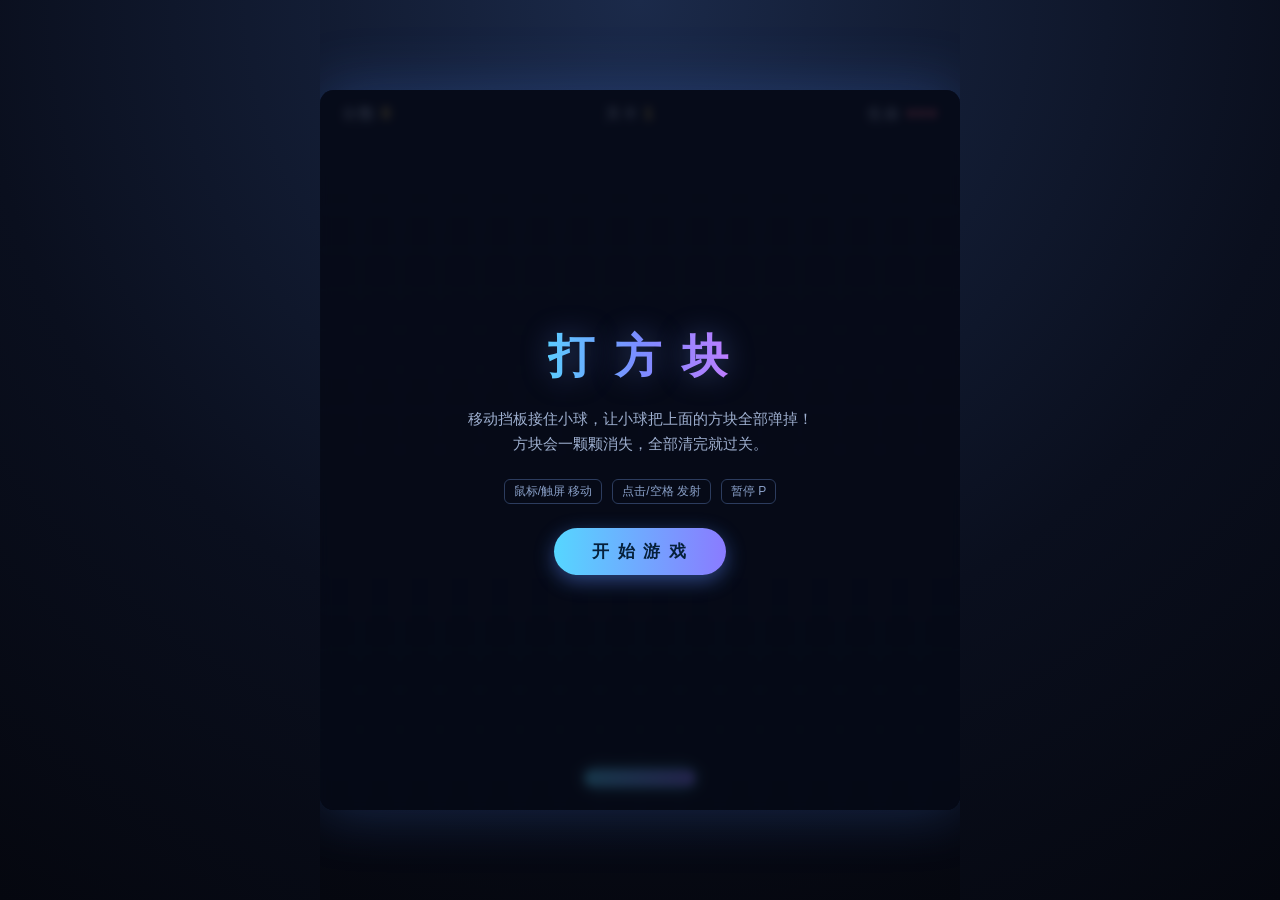
<file: demo/games/breakout/index.html>
<!DOCTYPE html>
<html lang="zh-CN">
<head>
<meta charset="UTF-8">
<meta name="viewport" content="width=device-width, initial-scale=1.0, maximum-scale=1.0, user-scalable=no, viewport-fit=cover">
<title>打方块 · Breakout</title>
<style>
  * { margin: 0; padding: 0; box-sizing: border-box; }
  html, body {
    height: 100%;
    background: radial-gradient(circle at 50% 0%, #1b2a4a 0%, #0a0f1e 60%, #05070f 100%);
    font-family: "Segoe UI", "PingFang SC", "Microsoft YaHei", sans-serif;
    color: #e8eefc;
    overflow: hidden;
    display: flex;
    align-items: center;
    justify-content: center;
  }
  #wrap {
    position: relative;
    box-shadow: 0 0 60px rgba(80,140,255,0.25);
    border-radius: 14px;
  }
  canvas {
    display: block;
    width: min(96vw, 640px);
    max-height: 92vh;
    height: auto;
    aspect-ratio: 640 / 720;
    border-radius: 14px;
    background: linear-gradient(180deg, #0c1326 0%, #070b16 100%);
    cursor: none;
    touch-action: none;
  }
  #overlay {
    position: absolute;
    inset: 0;
    display: flex;
    flex-direction: column;
    align-items: center;
    justify-content: center;
    text-align: center;
    background: rgba(6,10,22,0.78);
    backdrop-filter: blur(4px);
    border-radius: 14px;
    gap: 18px;
    padding: 30px;
  }
  #overlay.hidden { display: none; }
  #overlay h1 {
    font-size: 46px;
    letter-spacing: 4px;
    background: linear-gradient(90deg,#5ad1ff,#7c8bff,#c77bff);
    -webkit-background-clip: text;
    background-clip: text;
    color: transparent;
    text-shadow: 0 0 30px rgba(120,150,255,0.4);
  }
  #overlay p { color: #9fb0d0; line-height: 1.7; font-size: 15px; max-width: 380px; }
  #overlay .big { font-size: 22px; color: #ffd86b; }
  .btn {
    margin-top: 6px;
    padding: 12px 38px;
    font-size: 17px;
    font-weight: 600;
    letter-spacing: 2px;
    color: #06203a;
    background: linear-gradient(90deg,#56d6ff,#8a7bff);
    border: none;
    border-radius: 30px;
    cursor: pointer;
    transition: transform .15s, box-shadow .15s;
    box-shadow: 0 6px 20px rgba(90,140,255,0.45);
  }
  .btn:hover { transform: translateY(-2px); box-shadow: 0 10px 26px rgba(90,140,255,0.6); }
  .btn:active { transform: translateY(0); }
  .keyhint { display:flex; gap:10px; margin-top:4px; }
  .keyhint span {
    font-size:12px; color:#8aa0c8;
    border:1px solid #2c3c5e; border-radius:6px; padding:3px 9px;
  }
  #hud {
    position:absolute; top:0; left:0; right:0;
    display:flex; justify-content:space-between;
    padding:14px 22px; font-size:16px; letter-spacing:1px;
    pointer-events:none; color:#cfe0ff;
  }
  #hud b { color:#ffd86b; }
  .heart { color:#ff6b8b; }
</style>
</head>
<body>
<div id="wrap">
  <canvas id="game" width="640" height="720"></canvas>
  <div id="hud">
    <div>分数 <b id="score">0</b></div>
    <div>关卡 <b id="level">1</b></div>
    <div>生命 <span id="lives" class="heart">♥♥♥</span></div>
  </div>
  <div id="overlay">
    <h1>打 方 块</h1>
    <p>移动挡板接住小球，让小球把上面的方块全部弹掉！<br>方块会一颗颗消失，全部清完就过关。</p>
    <div class="keyhint"><span>鼠标/触屏 移动</span><span>点击/空格 发射</span><span>暂停 P</span></div>
    <button class="btn" id="startBtn">开 始 游 戏</button>
  </div>
</div>

<script>
(function () {
  const canvas = document.getElementById('game');
  const ctx = canvas.getContext('2d');
  const W = canvas.width, H = canvas.height;

  const scoreEl = document.getElementById('score');
  const levelEl = document.getElementById('level');
  const livesEl = document.getElementById('lives');
  const overlay = document.getElementById('overlay');
  const startBtn = document.getElementById('startBtn');

  // ---------- 音效 (WebAudio 简单蜂鸣) ----------
  let audioCtx = null;
  let beepBudget = 0;     // 每帧允许的音效次数，防止多球连撞时海量振荡器卡死主线程
  let beepLast = 0;
  function beep(freq, dur, type='square', vol=0.05) {
    if (beepBudget <= 0) return;                  // 本帧预算用尽直接跳过
    const now = performance.now();
    if (now - beepLast < 16) return;              // 同一时刻太密集也跳过，避免爆音+卡顿
    beepBudget--;
    beepLast = now;
    try {
      if (!audioCtx) audioCtx = new (window.AudioContext||window.webkitAudioContext)();
      const o = audioCtx.createOscillator();
      const g = audioCtx.createGain();
      o.type = type; o.frequency.value = freq;
      g.gain.value = vol;
      o.connect(g); g.connect(audioCtx.destination);
      o.start();
      g.gain.exponentialRampToValueAtTime(0.0001, audioCtx.currentTime + dur);
      o.stop(audioCtx.currentTime + dur);
    } catch (e) {}
  }

  // ---------- 游戏状态 ----------
  const STATE = { MENU:0, READY:1, PLAY:2, PAUSE:3, OVER:4, WIN:5 };
  let state = STATE.MENU;
  let score = 0, level = 1, lives = 3;

  // ---------- 挡板 ----------
  const paddle = { w: 110, h: 16, x: W/2 - 55, y: H - 40, speed: 9, color:'#5ad1ff' };
  const PADDLE_W_BASE = 110;
  let paddleWideUntil = 0;

  // ---------- 小球 ----------
  const BALL_R = 8;
  const BALL_SPEED = 11;
  let balls = [];
  function makeBall(x, y, vx, vy) {
    return { x, y, r: BALL_R, vx, vy, speed: BALL_SPEED, trail: [] };
  }

  // ---------- 方块 ----------
  const brickCfg = { rows: 5, cols: 10, top: 70, gap: 6, h: 26, sideW: 24 };
  let bricks = [];
  const palette = ['#ff6b8b','#ffa86b','#ffd86b','#7bff9e','#5ad1ff','#8a7bff','#c77bff'];

  // ---------- 道具 ----------
  const powerups = [];
  const POWER_TYPES = [
    { type:'multi', color:'#5ad1ff', label:'✦', weight:50 }, // 分身：每个球裂成 3 个
    { type:'mega',  color:'#ffd86b', label:'✸', weight:24 }, // 狂暴分身：每个球裂成 5 个
    { type:'wide',  color:'#7bff9e', label:'↔', weight:22 }, // 加宽挡板
    { type:'life',  color:'#ff6b8b', label:'♥', weight:22 }, // 加一条命
  ];
  function maybeDropPower(x, y) {
    if (Math.random() < 0.26) {
      const total = POWER_TYPES.reduce((s,p)=>s+p.weight, 0);
      let r = Math.random()*total, pick = POWER_TYPES[0];
      for (const p of POWER_TYPES) { r -= p.weight; if (r <= 0) { pick = p; break; } }
      powerups.push({ x: x-13, y: y-13, w: 26, h: 26, vy: 2.4, type: pick.type, color: pick.color, label: pick.label });
    }
  }
  function applyPower(type) {
    if (type === 'multi') {
      const base = balls.slice();
      const add = [];
      for (const b of base) {
        if (balls.length + add.length >= 16) break; // 上限，避免太多
        const ang = Math.atan2(b.vy, b.vx);
        for (const off of [0.4, -0.4]) {
          const a = ang + off;
          add.push(makeBall(b.x, b.y, Math.cos(a)*BALL_SPEED, Math.sin(a)*BALL_SPEED));
        }
      }
      balls.push(...add);
      beep(700, 0.12, 'sine', 0.06);
    } else if (type === 'mega') {
      const base = balls.slice();
      const add = [];
      for (const b of base) {
        if (balls.length + add.length >= 16) break; // 上限，避免太多
        const ang = Math.atan2(b.vy, b.vx);
        for (const off of [-0.5, -0.25, 0.25, 0.5]) { // 5 向散射
          if (balls.length + add.length >= 16) break;
          const a = ang + off;
          add.push(makeBall(b.x, b.y, Math.cos(a)*BALL_SPEED, Math.sin(a)*BALL_SPEED));
        }
      }
      balls.push(...add);
      beep(780, 0.14, 'sine', 0.06);
    } else if (type === 'wide') {
      paddle.w = Math.min(200, paddle.w + 40);
      paddleWideUntil = performance.now() + 12000;
      beep(620, 0.1, 'sine', 0.05);
    } else if (type === 'life') {
      lives = Math.min(5, lives + 1);
      updateHUD();
      beep(540, 0.12, 'sine', 0.05);
    }
  }

  function buildBricks() {
    bricks = [];
    const sideW = brickCfg.sideW, top = brickCfg.top, gap = brickCfg.gap;
    const bottomLimit = paddle.y - 70;               // 给挡板留出空间
    // 关卡越高，行列越多 -> 砖块数量更多
    let cols = brickCfg.cols + 2*(level - 1);
    let rows = 5 + 2*(level - 1);
    // 设定最小可读尺寸，反推行列上限，避免小到看不见
    const minW = 16, minH = 11;
    const maxCols = Math.floor((W - 2*sideW + gap) / (minW + gap));
    const maxRows = Math.floor((bottomLimit - top + gap) / (minH + gap));
    cols = Math.min(cols, maxCols);
    rows = Math.min(rows, maxRows);
    // 砖块随关卡变窄；高度先保持正常，行数过多时再缩小
    const bw = (W - 2*sideW - gap*(cols-1)) / cols;
    const baseH = 22;
    const bh = Math.min(baseH, (bottomLimit - top - gap*(rows-1)) / rows);
    let attempts = 0;
    do {
      bricks = [];
      for (let r=0; r<rows; r++) {
        for (let c=0; c<cols; c++) {
          if (Math.random() < 0.12) continue; // 随机留空 -> 分布不那么整齐
          const jitter = (Math.random()*2-1) * (gap*0.4); // 水平微抖动
          const hp = (r === 0 && level >= 2 && Math.random() < 0.4) ? 2 : 1;
          bricks.push({
            x: sideW + c*(bw+gap) + jitter,
            y: top + r*(bh+gap),
            w: bw, h: bh,
            hp, maxHp: hp,
            color: palette[(r*3 + c + Math.floor(Math.random()*3)) % palette.length],
            alive: true
          });
        }
      }
      attempts++;
    } while (bricks.length < 12 && attempts < 25);
    powerups.length = 0;
  }

  // ---------- 粒子 ----------
  let particles = [];
  function burst(x, y, color) {
    for (let i=0; i<10; i++) {
      const a = Math.random()*Math.PI*2;
      const s = 1 + Math.random()*3;
      particles.push({ x, y, vx: Math.cos(a)*s, vy: Math.sin(a)*s, life: 1, color });
    }
  }

  // ---------- 输入 ----------
  const keys = {};
  document.addEventListener('keydown', e => {
    if (['ArrowLeft','ArrowRight',' '].includes(e.key)) e.preventDefault();
    keys[e.key] = true;
    if (e.key === ' ') { if (state===STATE.READY) launch(); }
    if (e.key === 'p' || e.key === 'P') {
      if (state===STATE.PLAY) state = STATE.PAUSE;
      else if (state===STATE.PAUSE) state = STATE.PLAY;
    }
  });
  document.addEventListener('keyup', e => { keys[e.key] = false; });

  // 监听挂到 window：鼠标在窗口内任何位置都能控挡板，移出画布也不会冻结
  window.addEventListener('mousemove', e => {
    const rect = canvas.getBoundingClientRect();
    const mx = (e.clientX - rect.left) * (W/rect.width);
    paddle.x = Math.max(0, Math.min(W - paddle.w, mx - paddle.w/2));
  });
  canvas.addEventListener('click', () => { if (state===STATE.READY) launch(); });

  // ---------- 手机触屏 ----------
  function touchX(e) {
    const rect = canvas.getBoundingClientRect();
    return (e.touches[0].clientX - rect.left) * (W/rect.width);
  }
  canvas.addEventListener('touchstart', e => {
    e.preventDefault();
    if (state===STATE.READY) launch();
    const tx = touchX(e);
    paddle.x = Math.max(0, Math.min(W - paddle.w, tx - paddle.w/2));
  }, { passive: false });
  canvas.addEventListener('touchmove', e => {
    e.preventDefault();
    const tx = touchX(e);
    paddle.x = Math.max(0, Math.min(W - paddle.w, tx - paddle.w/2));
  }, { passive: false });

  function launch() {
    const ang = (-Math.PI/2) + (Math.random()*0.5 - 0.25); // 大致向上
    const b = balls[0];
    b.vx = Math.cos(ang) * BALL_SPEED;
    b.vy = Math.sin(ang) * BALL_SPEED;
    state = STATE.PLAY;
    beep(440, 0.08, 'triangle');
  }

  // ---------- 流程 ----------
  function resetBall() {
    balls = [ makeBall(paddle.x + paddle.w/2, paddle.y - BALL_R - 2, 0, 0) ];
    state = STATE.READY;
  }

  function startGame() {
    score = 0; level = 1; lives = 3;
    buildBricks();
    resetBall();
    overlay.classList.add('hidden');
    updateHUD();
    if (audioCtx && audioCtx.state === 'suspended') audioCtx.resume();
  }

  function nextLevel() {
    level++;
    buildBricks();
    resetBall();
    updateHUD();
  }

  function loseLife() {
    lives--;
    updateHUD();
    beep(160, 0.25, 'sawtooth', 0.06);
    if (lives <= 0) {
      state = STATE.OVER;
      showOverlay('游戏结束', `最终得分 <span class="big">${score}</span><br>到达关卡 ${level}`, '再 来 一 局');
    } else {
      resetBall();
    }
  }

  function updateHUD() {
    scoreEl.textContent = score;
    levelEl.textContent = level;
    livesEl.textContent = lives > 0 ? '♥'.repeat(lives) : '—';
  }

  function showOverlay(title, html, btn) {
    overlay.querySelector('h1').textContent = title;
    overlay.querySelector('p').innerHTML = html;
    startBtn.textContent = btn;
    overlay.classList.remove('hidden');
  }

  startBtn.addEventListener('click', () => {
    if (state === STATE.OVER || state === STATE.WIN || state === STATE.MENU) startGame();
  });

  // ---------- 碰撞 ----------
    function ballRectHit(b, br) {
    if (b.x - b.r < br.x + br.w && b.x + b.r > br.x &&
        b.y - b.r < br.y + br.h && b.y + b.r > br.y) {
      const overlapL = (b.x + b.r) - br.x;
      const overlapR = (br.x + br.w) - (b.x - b.r);
      const overlapT = (b.y + b.r) - br.y;
      const overlapB = (br.y + br.h) - (b.y - b.r);
      const minSide = Math.min(overlapL, overlapR, overlapT, overlapB);
      if (minSide === overlapT || minSide === overlapB) b.vy = -b.vy;
      else b.vx = -b.vx;
      if (minSide === overlapL) b.x = br.x - b.r - 1;
      else if (minSide === overlapR) b.x = br.x + br.w + b.r + 1;
      else if (minSide === overlapT) b.y = br.y - b.r - 1;
      else b.y = br.y + br.h + b.r + 1;
      return true;
    }
    return false;
  }

  // ---------- 主循环 ----------
  // dt: 归一化时间系数，约 1 表示 60fps 正常速度；掉帧时仍能保持同一视觉速度
  function update(dt) {
    if (state === STATE.PLAY) {
      // 挡板键盘控制
      if (keys['ArrowLeft'] || keys['a'] || keys['A']) paddle.x -= paddle.speed * dt;
      if (keys['ArrowRight'] || keys['d'] || keys['D']) paddle.x += paddle.speed * dt;
      paddle.x = Math.max(0, Math.min(W - paddle.w, paddle.x));

      // 道具计时（加宽恢复）
      if (paddleWideUntil && performance.now() > paddleWideUntil) {
        paddle.w = PADDLE_W_BASE;
        paddleWideUntil = 0;
      }

      // 小球更新（支持多球）
      for (let i = balls.length - 1; i >= 0; i--) {
        const b = balls[i];
        b.trail.push({x: b.x, y: b.y});
        if (b.trail.length > 12) b.trail.shift();

        b.x += b.vx * dt;
        b.y += b.vy * dt;

        // 墙壁
        if (b.x - b.r < 0) { b.x = b.r; b.vx *= -1; beep(520,0.04); }
        if (b.x + b.r > W) { b.x = W - b.r; b.vx *= -1; beep(520,0.04); }
        if (b.y - b.r < 0) { b.y = b.r; b.vy *= -1; beep(520,0.04); }

        // 掉落
        if (b.y - b.r > H) { balls.splice(i,1); continue; }

        // 挡板碰撞
        if (b.vy > 0 &&
            b.y + b.r >= paddle.y && b.y + b.r <= paddle.y + paddle.h + 8 &&
            b.x >= paddle.x && b.x <= paddle.x + paddle.w) {
          const hit = (b.x - (paddle.x + paddle.w/2)) / (paddle.w/2); // -1..1
          const ang = (-Math.PI/2) + hit * (Math.PI/3); // 反弹角
          b.vx = Math.cos(ang) * b.speed;
          b.vy = Math.sin(ang) * b.speed;
          b.y = paddle.y - b.r - 1;
          beep(660, 0.05, 'triangle');
        }

        // 方块碰撞
        for (const br of bricks) {
          if (!br.alive) continue;
          if (ballRectHit(b, br)) {
            br.hp--;
            beep(br.hp>0?330:480, 0.05, 'square', 0.04);
            if (br.hp <= 0) {
              br.alive = false;
              score += 10 * level;
              burst(br.x + br.w/2, br.y + br.h/2, br.color);
              maybeDropPower(br.x + br.w/2, br.y + br.h/2);
              updateHUD();
            }
            break; // 每帧只处理一次碰撞
          }
        }
      }

      // 全部小球掉落 -> 失命
      if (balls.length === 0) { loseLife(); return; }

      // 道具下落与接取
      for (let i = powerups.length - 1; i >= 0; i--) {
        const p = powerups[i];
        p.y += p.vy * dt;
        if (p.y + p.h >= paddle.y && p.y <= paddle.y + paddle.h &&
            p.x + p.w >= paddle.x && p.x <= paddle.x + paddle.w) {
          applyPower(p.type);
          powerups.splice(i, 1);
          continue;
        }
        if (p.y > H) powerups.splice(i, 1);
      }

      // 通关判定
      if (bricks.every(b => !b.alive)) {
        if (level >= 8) {
          state = STATE.WIN;
          showOverlay('🏆 通关啦', `你打穿了全部关卡！<br>最终得分 <span class="big">${score}</span>`, '再 玩 一 次');
        } else {
          nextLevel();
        }
      }
    }

    // 粒子
    for (const p of particles) {
      p.x += p.vx * dt; p.y += p.vy * dt; p.vy += 0.05 * dt; p.life -= 0.03 * dt;
    }
    particles = particles.filter(p => p.life > 0);
  }

  // ---------- 渲染 ----------
  function draw() {
    ctx.clearRect(0, 0, W, H);

    // 背景网格微光
    ctx.save();
    ctx.globalAlpha = 0.06;
    ctx.strokeStyle = '#5ad1ff';
    ctx.lineWidth = 1;
    for (let i=0; i<W; i+=40) { ctx.beginPath(); ctx.moveTo(i,0); ctx.lineTo(i,H); ctx.stroke(); }
    for (let j=0; j<H; j+=40) { ctx.beginPath(); ctx.moveTo(0,j); ctx.lineTo(W,j); ctx.stroke(); }
    ctx.restore();

    // 方块
    for (const b of bricks) {
      if (!b.alive) continue;
      ctx.save();
      if (b.hp < b.maxHp) ctx.globalAlpha = 0.55;
      ctx.fillStyle = b.color;
      roundRect(b.x, b.y, b.w, b.h, 6);
      ctx.fill();
      // 高光
      ctx.globalAlpha = (b.hp < b.maxHp ? 0.55 : 1) * 0.25;
      ctx.fillStyle = '#ffffff';
      roundRect(b.x+3, b.y+3, b.w-6, b.h*0.35, 4);
      ctx.fill();
      ctx.restore();
    }

    // 粒子
    for (const p of particles) {
      ctx.save();
      ctx.globalAlpha = Math.max(0, p.life);
      ctx.fillStyle = p.color;
      ctx.beginPath();
      ctx.arc(p.x, p.y, 3, 0, Math.PI*2);
      ctx.fill();
      ctx.restore();
    }

    // 小球轨迹 + 小球（支持多球）
    for (const b of balls) {
      for (let i=0; i<b.trail.length; i++) {
        const t = b.trail[i];
        ctx.save();
        ctx.globalAlpha = (i/b.trail.length) * 0.4;
        ctx.fillStyle = '#9fe8ff';
        ctx.beginPath();
        ctx.arc(t.x, t.y, b.r * (i/b.trail.length), 0, Math.PI*2);
        ctx.fill();
        ctx.restore();
      }
      ctx.save();
      // 球多时关掉逐球阴影，避免 shadowBlur 拖垮帧率（这是卡顿主因之一）
      if (balls.length <= 8) { ctx.shadowBlur = 18; ctx.shadowColor = '#9fe8ff'; }
      ctx.fillStyle = '#eaf6ff';
      ctx.beginPath();
      ctx.arc(b.x, b.y, b.r, 0, Math.PI*2);
      ctx.fill();
      ctx.restore();
    }

    // 道具
    for (const p of powerups) {
      ctx.save();
      ctx.shadowBlur = 12; ctx.shadowColor = p.color;
      ctx.fillStyle = p.color;
      roundRect(p.x, p.y, p.w, p.h, 7);
      ctx.fill();
      ctx.shadowBlur = 0;
      ctx.fillStyle = '#06121f';
      ctx.font = 'bold 16px sans-serif';
      ctx.textAlign = 'center'; ctx.textBaseline = 'middle';
      ctx.fillText(p.label, p.x + p.w/2, p.y + p.h/2 + 1);
      ctx.restore();
    }

    // 挡板
    ctx.save();
    ctx.shadowBlur = 14; ctx.shadowColor = paddle.color;
    const grad = ctx.createLinearGradient(paddle.x, 0, paddle.x+paddle.w, 0);
    grad.addColorStop(0, '#56d6ff'); grad.addColorStop(1, '#8a7bff');
    ctx.fillStyle = grad;
    roundRect(paddle.x, paddle.y, paddle.w, paddle.h, 8);
    ctx.fill();
    ctx.restore();

    // 准备发射提示
    if (state === STATE.READY) {
      ctx.save();
      ctx.fillStyle = 'rgba(200,220,255,0.85)';
      ctx.font = '15px "PingFang SC", "Microsoft YaHei", sans-serif';
      ctx.textAlign = 'center';
      ctx.fillText('点击屏幕 / 空格 发射小球', W/2, paddle.y - 30);
      ctx.restore();
    }
    if (state === STATE.PAUSE) {
      ctx.save();
      ctx.fillStyle = 'rgba(6,10,22,0.6)';
      ctx.fillRect(0,0,W,H);
      ctx.fillStyle = '#e8eefc';
      ctx.font = '34px "PingFang SC", sans-serif';
      ctx.textAlign = 'center';
      ctx.fillText('⏸ 已暂停', W/2, H/2);
      ctx.restore();
    }
  }

  function roundRect(x, y, w, h, r) {
    ctx.beginPath();
    ctx.moveTo(x+r, y);
    ctx.arcTo(x+w, y, x+w, y+h, r);
    ctx.arcTo(x+w, y+h, x, y+h, r);
    ctx.arcTo(x, y+h, x, y, r);
    ctx.arcTo(x, y, x+w, y, r);
    ctx.closePath();
  }

  // 用真实帧间隔归一化，避免掉帧时球速忽快忽慢；切后台回来时限制最大 dt 防穿模
  let lastTime = performance.now();
  function loop(now) {
    const t = (now !== undefined) ? now : performance.now();
    const dtMs = Math.min(t - lastTime, 33);   // 上限 33ms，避免大卡顿后瞬移穿模
    lastTime = t;
    const dt = dtMs / (1000 / 60); // 60fps 时约为 1
    beepBudget = 4;                 // 每帧重置音效预算
    update(dt);
    draw();
    requestAnimationFrame(loop);
  }
  requestAnimationFrame(loop);
})();
</script>
</body>
</html>
</file>
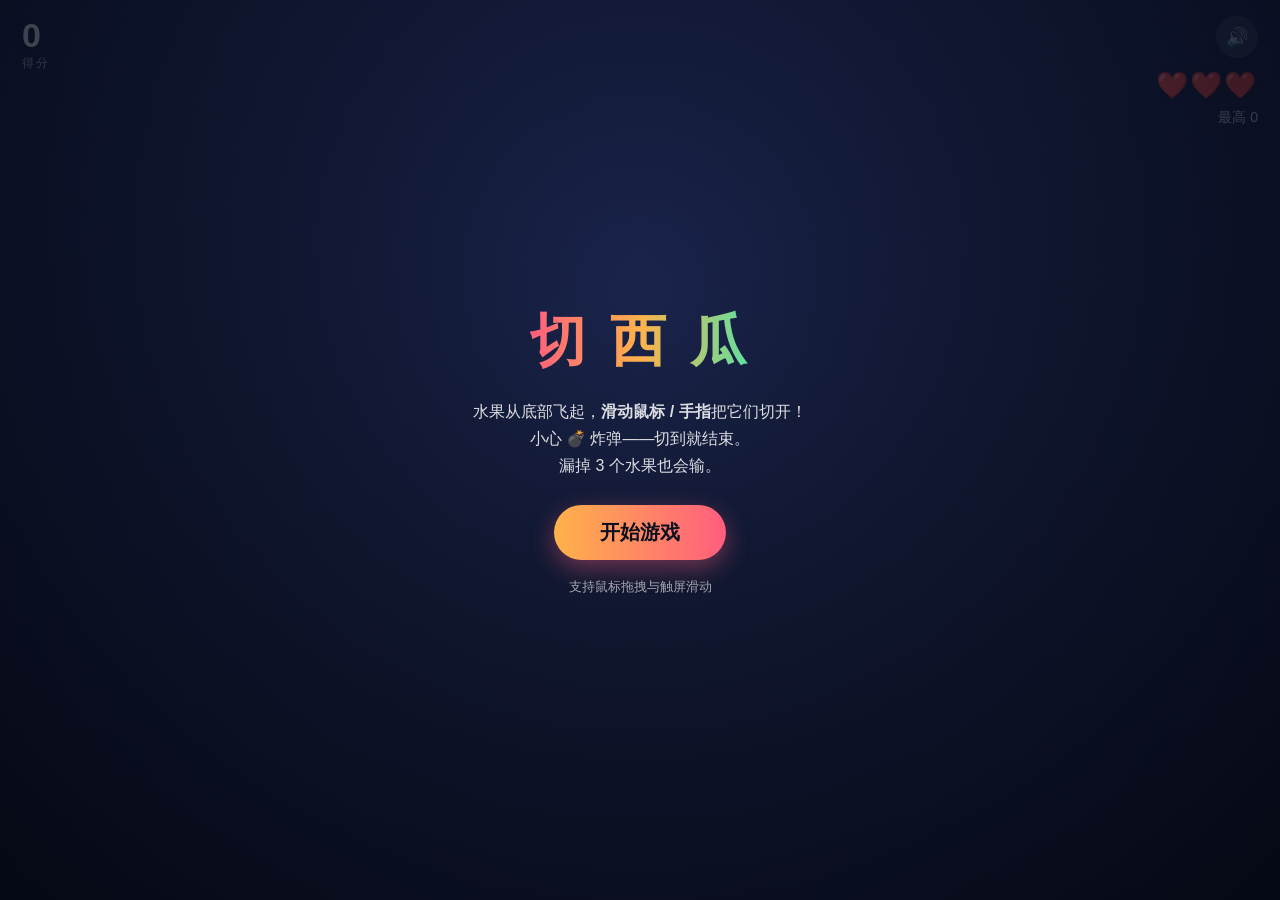
<file: demo/games/fruit/index.html>
<!DOCTYPE html>
<html lang="zh-CN">
<head>
<meta charset="UTF-8">
<meta name="viewport" content="width=device-width, initial-scale=1.0, maximum-scale=1.0, user-scalable=no">
<title>切西瓜 🍉</title>
<style>
  * { margin: 0; padding: 0; box-sizing: border-box; -webkit-tap-highlight-color: transparent; }
  html, body { height: 100%; overflow: hidden; background: #0b1021; font-family: "PingFang SC", "Microsoft YaHei", sans-serif; }
  #wrap { position: relative; width: 100vw; height: 100vh; }
  canvas { display: block; width: 100%; height: 100%; touch-action: none; cursor: crosshair; }

  /* 顶部 HUD */
  #hud {
    position: absolute; top: 0; left: 0; right: 0;
    display: flex; justify-content: space-between; align-items: flex-start;
    padding: 16px 22px; pointer-events: none; color: #fff;
    text-shadow: 0 2px 8px rgba(0,0,0,.5);
  }
  #score { font-size: 34px; font-weight: 800; letter-spacing: 1px; }
  #score small { display:block; font-size: 12px; font-weight: 400; opacity: .7; letter-spacing: 2px; }
  #best { font-size: 14px; opacity: .8; text-align: right; }
  #lives { font-size: 26px; margin-top: 4px; letter-spacing: 2px; }

  /* 连击提示 */
  #combo {
    position: absolute; top: 38%; left: 50%; transform: translate(-50%,-50%) scale(.6);
    color: #ffd24a; font-size: 46px; font-weight: 900; opacity: 0;
    text-shadow: 0 0 20px rgba(255,180,40,.8); pointer-events: none;
  }
  #combo.show { animation: pop .6s ease forwards; }
  @keyframes pop {
    0% { opacity: 0; transform: translate(-50%,-50%) scale(.5) rotate(-8deg); }
    30% { opacity: 1; transform: translate(-50%,-50%) scale(1.15) rotate(3deg); }
    100% { opacity: 0; transform: translate(-50%,-60%) scale(1) rotate(0); }
  }

  /* 弹窗（开始 / 结束） */
  .overlay {
    position: absolute; inset: 0; display: flex; flex-direction: column;
    align-items: center; justify-content: center; gap: 18px;
    background: radial-gradient(circle at 50% 35%, rgba(30,40,80,.55), rgba(5,8,20,.85));
    color: #fff; text-align: center; padding: 24px; z-index: 5;
  }
  .overlay.hidden { display: none; }
  .overlay h1 { font-size: 56px; font-weight: 900; letter-spacing: 4px;
    background: linear-gradient(90deg,#ff5e7e,#ffb24a,#5ee0a0);
    -webkit-background-clip: text; background-clip: text; -webkit-text-fill-color: transparent; }
  .overlay p { font-size: 16px; line-height: 1.7; opacity: .85; max-width: 420px; }
  .overlay .big { font-size: 22px; }
  .btn {
    margin-top: 8px; padding: 14px 46px; font-size: 20px; font-weight: 800;
    color: #0b1021; border: none; border-radius: 40px; cursor: pointer;
    background: linear-gradient(90deg,#ffb24a,#ff5e7e);
    box-shadow: 0 8px 24px rgba(255,94,126,.4); transition: transform .12s;
  }
  .btn:active { transform: scale(.94); }
  .icon-btn {
    pointer-events: auto; width: 42px; height: 42px; border-radius: 50%;
    border: none; background: rgba(255,255,255,.12); color: #fff;
    font-size: 18px; cursor: pointer;
  }
  .icon-btn:active { transform: scale(.92); }
  .tip { font-size: 13px; opacity: .6; }
</style>
</head>
<body>
<div id="wrap">
  <canvas id="game"></canvas>

  <div id="hud">
    <div id="score">0<small>得分</small></div>
    <div style="text-align:right; display:flex; flex-direction:column; align-items:flex-end; gap:8px;">
      <button id="soundBtn" class="icon-btn" title="音效开关">🔊</button>
      <div id="lives">❤️❤️❤️</div>
      <div id="best">最高 0</div>
    </div>
  </div>

  <div id="combo"></div>

  <!-- 开始界面 -->
  <div class="overlay" id="startScreen">
    <h1>切 西 瓜</h1>
    <p>水果从底部飞起，<b>滑动鼠标 / 手指</b>把它们切开！<br>小心 💣 炸弹——切到就结束。<br>漏掉 3 个水果也会输。</p>
    <button class="btn" id="startBtn">开始游戏</button>
    <div class="tip">支持鼠标拖拽与触屏滑动</div>
  </div>

  <!-- 结束界面 -->
  <div class="overlay hidden" id="overScreen">
    <h1>游戏结束</h1>
    <p class="big">本局得分 <b id="finalScore">0</b></p>
    <p>最高纪录 <span id="finalBest">0</span> · 切中水果 <span id="finalCount">0</span></p>
    <button class="btn" id="restartBtn">再来一局</button>
  </div>
</div>

<script>
(function () {
  "use strict";

  const canvas = document.getElementById("game");
  const ctx = canvas.getContext("2d");
  let W = 0, H = 0, DPR = 1;

  function resize() {
    DPR = Math.min(window.devicePixelRatio || 1, 2);
    W = window.innerWidth;
    H = window.innerHeight;
    canvas.width = W * DPR;
    canvas.height = H * DPR;
    canvas.style.width = W + "px";
    canvas.style.height = H + "px";
    ctx.setTransform(DPR, 0, 0, DPR, 0, 0);
  }
  window.addEventListener("resize", resize);
  resize();

  // ---------- 游戏数据 ----------
  const FRUITS = [
    { name: "watermelon", color: "#ff4d6d", color2: "#2ecc71", r: 58, juice: "#ff5b7a", emoji: "🍉" },
    { name: "apple",      color: "#ff5e5e", color2: "#c0392b", r: 46, juice: "#ff7b7b", emoji: "🍎" },
    { name: "orange",     color: "#ffa726", color2: "#ef6c00", r: 48, juice: "#ffb74d", emoji: "🍊" },
    { name: "lemon",      color: "#ffe14d", color2: "#fbc02d", r: 44, juice: "#fff176", emoji: "🍋" },
    { name: "kiwi",       color: "#9ccc65", color2: "#558b2f", r: 44, juice: "#c5e1a5", emoji: "🥝" },
    { name: "grape",      color: "#ab47bc", color2: "#6a1b9a", r: 42, juice: "#ce93d8", emoji: "🍇" },
  ];

  let objects = [];   // 水果 / 炸弹
  let halves = [];    // 被切开的半块
  let particles = []; // 果汁粒子
  let trail = [];     // 刀痕
  let flashes = [];   // 切开闪光

  let state = "ready"; // ready | playing | over
  let score = 0, lives = 3, slicedCount = 0;
  let best = Math.max(0, parseInt(localStorage.getItem("watermelon_best") || "0", 10));
  let combo = 0, comboTimer = 0;
  let spawnTimer = 0, spawnInterval = 140; // 帧
  let frame = 0;

  const G = 0.14; // 重力

  // ---------- 工具 ----------
  function rand(a, b) { return a + Math.random() * (b - a); }
  function clamp(v, a, b) { return v < a ? a : v > b ? b : v; }

  // ---------- 音效（Web Audio 合成，无需外部文件） ----------
  let audioCtx = null;
  let soundOn = true;
  function initAudio() {
    if (!audioCtx) {
      try { audioCtx = new (window.AudioContext || window.webkitAudioContext)(); }
      catch (e) { audioCtx = null; }
    }
    if (audioCtx && audioCtx.state === "suspended") audioCtx.resume();
  }
  function noiseBuffer(dur) {
    const len = Math.floor(audioCtx.sampleRate * dur);
    const buf = audioCtx.createBuffer(1, len, audioCtx.sampleRate);
    const d = buf.getChannelData(0);
    for (let i = 0; i < len; i++) d[i] = Math.random() * 2 - 1;
    return buf;
  }
  function playSlice() {
    if (!soundOn || !audioCtx) return;
    const t = audioCtx.currentTime;
    const vary = 0.85 + Math.random() * 0.3; // 每次略不同，更自然

    // 1) 刀锋破空 swish（带通噪声快速下滑）
    const sw = audioCtx.createBufferSource();
    sw.buffer = noiseBuffer(0.18);
    const bp = audioCtx.createBiquadFilter();
    bp.type = "bandpass";
    bp.frequency.setValueAtTime(3500 * vary, t);
    bp.frequency.exponentialRampToValueAtTime(900, t + 0.13);
    bp.Q.value = 0.9;
    const gsw = audioCtx.createGain();
    gsw.gain.setValueAtTime(0.0001, t);
    gsw.gain.exponentialRampToValueAtTime(0.25, t + 0.006);
    gsw.gain.exponentialRampToValueAtTime(0.0001, t + 0.15);
    sw.connect(bp); bp.connect(gsw); gsw.connect(audioCtx.destination);
    sw.start(t); sw.stop(t + 0.18);

    // 2) 果肉"啪唧"多汁爆裂（低通噪声短促，带下滑）
    const sp = audioCtx.createBufferSource();
    sp.buffer = noiseBuffer(0.14);
    const lp = audioCtx.createBiquadFilter();
    lp.type = "lowpass";
    lp.frequency.setValueAtTime(1400 * vary, t);
    lp.frequency.exponentialRampToValueAtTime(400, t + 0.1);
    const gsp = audioCtx.createGain();
    gsp.gain.setValueAtTime(0.0001, t);
    gsp.gain.exponentialRampToValueAtTime(0.5, t + 0.005);
    gsp.gain.exponentialRampToValueAtTime(0.0001, t + 0.12);
    sp.connect(lp); lp.connect(gsp); gsp.connect(audioCtx.destination);
    sp.start(t); sp.stop(t + 0.14);

    // 3) 低频"咚"增加果肉厚度/体感
    const o = audioCtx.createOscillator();
    o.type = "sine";
    o.frequency.setValueAtTime(160 * vary, t);
    o.frequency.exponentialRampToValueAtTime(70, t + 0.09);
    const go = audioCtx.createGain();
    go.gain.setValueAtTime(0.22, t);
    go.gain.exponentialRampToValueAtTime(0.0001, t + 0.1);
    o.connect(go); go.connect(audioCtx.destination);
    o.start(t); o.stop(t + 0.12);
  }
  function playBomb() {
    if (!soundOn || !audioCtx) return;
    const t = audioCtx.currentTime;
    const o = audioCtx.createOscillator();
    o.type = "sine";
    o.frequency.setValueAtTime(180, t);
    o.frequency.exponentialRampToValueAtTime(35, t + 0.6);
    const g = audioCtx.createGain();
    g.gain.setValueAtTime(0.8, t);
    g.gain.exponentialRampToValueAtTime(0.0001, t + 0.7);
    o.connect(g); g.connect(audioCtx.destination);
    o.start(t); o.stop(t + 0.75);
    const src = audioCtx.createBufferSource();
    src.buffer = noiseBuffer(0.4);
    const lp = audioCtx.createBiquadFilter();
    lp.type = "lowpass";
    lp.frequency.setValueAtTime(1800, t);
    lp.frequency.exponentialRampToValueAtTime(300, t + 0.4);
    const g2 = audioCtx.createGain();
    g2.gain.setValueAtTime(0.6, t);
    g2.gain.exponentialRampToValueAtTime(0.0001, t + 0.45);
    src.connect(lp); lp.connect(g2); g2.connect(audioCtx.destination);
    src.start(t); src.stop(t + 0.5);
  }
  function playCombo() {
    if (!soundOn || !audioCtx) return;
    const t = audioCtx.currentTime;
    const notes = [523.25, 659.25, 783.99];
    notes.forEach((f, i) => {
      const o = audioCtx.createOscillator(); o.type = "triangle"; o.frequency.value = f;
      const g = audioCtx.createGain();
      const tt = t + i * 0.07;
      g.gain.setValueAtTime(0.0001, tt);
      g.gain.exponentialRampToValueAtTime(0.4, tt + 0.02);
      g.gain.exponentialRampToValueAtTime(0.0001, tt + 0.18);
      o.connect(g); g.connect(audioCtx.destination);
      o.start(tt); o.stop(tt + 0.2);
    });
  }
  function playMiss() {
    if (!soundOn || !audioCtx) return;
    const t = audioCtx.currentTime;
    const o = audioCtx.createOscillator(); o.type = "sine";
    o.frequency.setValueAtTime(300, t);
    o.frequency.exponentialRampToValueAtTime(120, t + 0.15);
    const g = audioCtx.createGain();
    g.gain.setValueAtTime(0.22, t);
    g.gain.exponentialRampToValueAtTime(0.0001, t + 0.15);
    o.connect(g); g.connect(audioCtx.destination);
    o.start(t); o.stop(t + 0.17);
  }
  function playOver() {
    if (!soundOn || !audioCtx) return;
    const t = audioCtx.currentTime;
    const notes = [392, 311.13, 261.63];
    notes.forEach((f, i) => {
      const o = audioCtx.createOscillator(); o.type = "triangle"; o.frequency.value = f;
      const g = audioCtx.createGain();
      const tt = t + i * 0.18;
      g.gain.setValueAtTime(0.0001, tt);
      g.gain.exponentialRampToValueAtTime(0.4, tt + 0.02);
      g.gain.exponentialRampToValueAtTime(0.0001, tt + 0.3);
      o.connect(g); g.connect(audioCtx.destination);
      o.start(tt); o.stop(tt + 0.32);
    });
  }

  // ---- 背景音乐 BGM（程序化合成，循环播放） ----
  let bgmGain = null, bgmTimer = null, bgmStep = 0, bgmNextTime = 0;
  const BGM_BEAT = 60 / 96; // 每拍秒数 (96 BPM)
  const BGM_PROG = [
    { chord: [261.63, 329.63, 392.00], bass: 130.81 }, // C
    { chord: [196.00, 246.94, 293.66], bass: 98.00 },  // G
    { chord: [220.00, 261.63, 329.63], bass: 110.00 }, // Am
    { chord: [174.61, 220.00, 261.63], bass: 87.31 },  // F
  ];
  function bgmNote(freq, time, dur, type, peak) {
    const o = audioCtx.createOscillator();
    o.type = type; o.frequency.value = freq;
    const g = audioCtx.createGain();
    g.gain.setValueAtTime(0.0001, time);
    g.gain.exponentialRampToValueAtTime(peak, time + 0.03);
    g.gain.exponentialRampToValueAtTime(0.0001, time + dur);
    o.connect(g); g.connect(bgmGain);
    o.start(time); o.stop(time + dur + 0.05);
  }
  function playBGMStep(step, time) {
    const c = BGM_PROG[Math.floor(step / 8) % BGM_PROG.length];
    const beat = step % 8;
    if (beat === 0) {
      c.chord.forEach(f => bgmNote(f, time, BGM_BEAT * 4, "triangle", 0.05));
      bgmNote(c.bass, time, BGM_BEAT * 2, "sine", 0.14);
    }
    if (beat === 4) {
      bgmNote(c.bass, time, BGM_BEAT * 2, "sine", 0.12);
    }
    const an = c.chord[step % c.chord.length];
    bgmNote(an * (step % 2 ? 2 : 1), time, BGM_BEAT * 0.45, "triangle", 0.06);
  }
  function schedulerBGM() {
    if (!audioCtx) return;
    while (bgmNextTime < audioCtx.currentTime + 0.2) {
      playBGMStep(bgmStep, bgmNextTime);
      bgmNextTime += BGM_BEAT / 2;
      bgmStep++;
    }
  }
  function startBGM() {
    if (!audioCtx || !soundOn || state !== "playing" || bgmTimer) return;
    bgmGain = audioCtx.createGain();
    bgmGain.gain.value = 0.16;
    bgmGain.connect(audioCtx.destination);
    bgmStep = 0;
    bgmNextTime = audioCtx.currentTime + 0.1;
    bgmTimer = setInterval(schedulerBGM, 25);
  }
  function stopBGM() {
    if (bgmTimer) { clearInterval(bgmTimer); bgmTimer = null; }
    if (bgmGain) { try { bgmGain.disconnect(); } catch (e) {} bgmGain = null; }
  }

  // 点到线段距离
  function distToSeg(px, py, ax, ay, bx, by) {
    const dx = bx - ax, dy = by - ay;
    const len2 = dx * dx + dy * dy;
    if (len2 === 0) return Math.hypot(px - ax, py - ay);
    let t = ((px - ax) * dx + (py - ay) * dy) / len2;
    t = clamp(t, 0, 1);
    const cx = ax + t * dx, cy = ay + t * dy;
    return Math.hypot(px - cx, py - cy);
  }

  // ---------- 生成物体 ----------
  function spawn() {
    const isBomb = Math.random() < 0.12;
    const x = rand(W * 0.15, W * 0.85);
    const startY = H + 60;
    // 目标落点大致在屏幕中上部
    const peakY = rand(H * 0.15, H * 0.34);
    // 由运动学反推初速度
    const vy = -Math.sqrt(2 * G * (startY - peakY));
    const vx = rand(-1.2, 1.2) + (x < W / 2 ? 0.6 : -0.6);

    if (isBomb) {
      objects.push({ bomb: true, x, y: startY, vx, vy, r: 40, rot: rand(0, 6.28), vr: rand(-0.1, 0.1) });
    } else {
      const f = FRUITS[(Math.random() * FRUITS.length) | 0];
      objects.push({
        bomb: false, x, y: startY, vx, vy, r: f.r,
        color: f.color, color2: f.color2, juice: f.juice, name: f.name, emoji: f.emoji,
        rot: rand(0, 6.28), vr: rand(-0.08, 0.08), sliced: false
      });
    }
  }

  // 一次生成 1~3 个
  function spawnWave() {
    const n = 1 + ((Math.random() * 2) | 0);
    for (let i = 0; i < n; i++) {
      spawn();
      // 轻微错开
      if (objects.length) objects[objects.length - 1]._delay = i * 6;
    }
  }

  // ---------- 切开 ----------
  function sliceObject(o, hitX, hitY) {
    if (o.bomb) {
      o.sliced = true;
      explode(o.x, o.y);
      return;
    }
    o.sliced = true;
    playSlice();
    slicedCount++;
    score += 1;
    combo++;
    comboTimer = 45;
    if (combo >= 3) showCombo(combo);

    // 生成两半
    const ang = rand(0, Math.PI);
    for (let s = 0; s < 2; s++) {
      const dir = s === 0 ? 1 : -1;
      halves.push({
        x: o.x, y: o.y, vx: o.vx + Math.cos(ang) * 3 * dir, vy: o.vy - 1,
        r: o.r, color: o.color, color2: o.color2, juice: o.juice,
        rot: o.rot, vr: o.vr + dir * rand(0.05, 0.12), side: s, ang: ang
      });
    }
    // 切开闪光
    flashes.push({ x: o.x, y: o.y, ang: ang, life: 12, max: 12, r: o.r });
    // 果汁粒子（更多更大）
    for (let i = 0; i < 22; i++) {
      const a = rand(0, 6.28), sp = rand(2, 8);
      particles.push({
        x: o.x, y: o.y, vx: Math.cos(a) * sp, vy: Math.sin(a) * sp - 1,
        r: rand(4, 9), color: o.juice, life: rand(24, 48)
      });
    }
    updateHud();
  }

  function explode(x, y) {
    lives--;
    combo = 0;
    updateHud();
    playBomb();
    // 爆炸粒子
    for (let i = 0; i < 60; i++) {
      const a = rand(0, 6.28), sp = rand(2, 12);
      particles.push({
        x: x, y: y, vx: Math.cos(a) * sp, vy: Math.sin(a) * sp,
        r: rand(3, 9), color: i % 2 ? "#ff7043" : "#ffca28", life: rand(30, 60)
      });
    }
    if (lives <= 0) endGame();
  }

  // ---------- 输入（刀痕） ----------
  let lastPoint = null;
  let pointerDown = false;

  function addPoint(x, y) {
    const now = performance.now();
    trail.push({ x, y, t: now });
    if (trail.length > 24) trail.shift();
    if (lastPoint) checkSlice(lastPoint.x, lastPoint.y, x, y);
    lastPoint = { x, y };
  }

  function checkSlice(ax, ay, bx, by) {
    if (state !== "playing") return;
    // 只检测足够快的滑动
    const speed = Math.hypot(bx - ax, by - ay);
    if (speed < 2.5) return;
    for (const o of objects) {
      if (o.sliced) continue;
      if (distToSeg(o.x, o.y, ax, ay, bx, by) < o.r * 1.3) {
        sliceObject(o, o.x, o.y);
      }
    }
  }

  function pointerPos(e) {
    const r = canvas.getBoundingClientRect();
    const t = e.touches ? e.touches[0] : e;
    return { x: t.clientX - r.left, y: t.clientY - r.top };
  }

  canvas.addEventListener("mousemove", (e) => {
    if (state !== "playing") return;
    const p = pointerPos(e);
    addPoint(p.x, p.y);
  });
  canvas.addEventListener("mousedown", (e) => {
    if (state !== "playing") return;
    const p = pointerPos(e);
    lastPoint = p; addPoint(p.x, p.y);
  });
  canvas.addEventListener("mouseleave", () => { lastPoint = null; });

  canvas.addEventListener("touchstart", (e) => {
    if (state !== "playing") return;
    e.preventDefault();
    const p = pointerPos(e);
    lastPoint = p; addPoint(p.x, p.y);
  }, { passive: false });
  canvas.addEventListener("touchmove", (e) => {
    if (state !== "playing") return;
    e.preventDefault();
    const p = pointerPos(e);
    addPoint(p.x, p.y);
  }, { passive: false });
  canvas.addEventListener("touchend", () => { lastPoint = null; });

  // ---------- 绘制 ----------
  function drawBackground() {
    const g = ctx.createLinearGradient(0, 0, 0, H);
    g.addColorStop(0, "#101a3a");
    g.addColorStop(1, "#070b18");
    ctx.fillStyle = g;
    ctx.fillRect(0, 0, W, H);
    // 远处光晕
    const rg = ctx.createRadialGradient(W * 0.5, H * 0.3, 0, W * 0.5, H * 0.3, H * 0.6);
    rg.addColorStop(0, "rgba(90,120,255,0.12)");
    rg.addColorStop(1, "rgba(0,0,0,0)");
    ctx.fillStyle = rg;
    ctx.fillRect(0, 0, W, H);
  }

  function drawFruit(o) {
    ctx.save();
    ctx.translate(o.x, o.y);
    ctx.rotate(o.rot);
    if (o.bomb) {
      // 炸弹
      ctx.fillStyle = "#222";
      ctx.beginPath(); ctx.arc(0, 0, o.r, 0, 6.2832); ctx.fill();
      ctx.fillStyle = "rgba(255,255,255,0.18)";
      ctx.beginPath(); ctx.arc(-o.r * 0.3, -o.r * 0.3, o.r * 0.35, 0, 6.2832); ctx.fill();
      // 引线
      ctx.strokeStyle = "#caa"; ctx.lineWidth = 4;
      ctx.beginPath(); ctx.moveTo(0, -o.r); ctx.quadraticCurveTo(o.r * 0.5, -o.r * 1.4, o.r * 0.2, -o.r * 1.6); ctx.stroke();
      ctx.fillStyle = "#ff7043";
      ctx.beginPath(); ctx.arc(o.r * 0.2, -o.r * 1.6, 5, 0, 6.2832); ctx.fill();
      // 危险红环，提示别切
      ctx.strokeStyle = "rgba(255,60,60,0.75)"; ctx.lineWidth = 3;
      ctx.beginPath(); ctx.arc(0, 0, o.r * 0.96, 0, 6.2832); ctx.stroke();
    } else {
      // 阴影让水果从背景中凸显
      ctx.shadowColor = "rgba(0,0,0,0.35)";
      ctx.shadowBlur = 14; ctx.shadowOffsetY = 5;
      const grd = ctx.createRadialGradient(-o.r * 0.3, -o.r * 0.3, o.r * 0.2, 0, 0, o.r);
      grd.addColorStop(0, o.color);
      grd.addColorStop(1, o.color2);
      ctx.fillStyle = grd;
      ctx.beginPath();
      if (o.name === "lemon") ctx.ellipse(0, 0, o.r * 1.15, o.r * 0.8, 0, 0, 6.2832);
      else ctx.arc(0, 0, o.r, 0, 6.2832);
      ctx.fill();
      ctx.shadowColor = "transparent"; ctx.shadowBlur = 0; ctx.shadowOffsetY = 0;
      // 亮边描边，增强轮廓
      ctx.strokeStyle = "rgba(255,255,255,0.55)"; ctx.lineWidth = 3;
      ctx.beginPath();
      if (o.name === "lemon") ctx.ellipse(0, 0, o.r * 1.15, o.r * 0.8, 0, 0, 6.2832);
      else ctx.arc(0, 0, o.r, 0, 6.2832);
      ctx.stroke();
      // 高光
      ctx.fillStyle = "rgba(255,255,255,0.3)";
      ctx.beginPath(); ctx.arc(-o.r * 0.35, -o.r * 0.35, o.r * 0.28, 0, 6.2832); ctx.fill();

      // —— 各水果特征 ——
      if (o.name === "watermelon") {
        ctx.strokeStyle = "rgba(20,60,30,0.6)"; ctx.lineWidth = 4;
        for (let i = -2; i <= 2; i++) {
          ctx.beginPath();
          ctx.arc(0, 0, o.r * 0.86, i * 0.4 - 0.32, i * 0.4 + 0.32);
          ctx.stroke();
        }
      } else if (o.name === "apple") {
        ctx.strokeStyle = "#7a4a1e"; ctx.lineWidth = 4; ctx.lineCap = "round";
        ctx.beginPath(); ctx.moveTo(0, -o.r * 0.9); ctx.lineTo(2, -o.r * 1.28); ctx.stroke();
        ctx.fillStyle = "#3fa34d";
        ctx.beginPath(); ctx.ellipse(o.r * 0.24, -o.r * 1.12, o.r * 0.24, o.r * 0.13, -0.6, 0, 6.2832); ctx.fill();
      } else if (o.name === "orange") {
        ctx.fillStyle = "rgba(180,90,0,0.4)";
        for (let i = 0; i < 10; i++) {
          const a = i * 0.63, rr = o.r * (0.3 + (i % 3) * 0.22);
          ctx.beginPath(); ctx.arc(Math.cos(a) * rr, Math.sin(a) * rr, 1.8, 0, 6.2832); ctx.fill();
        }
      } else if (o.name === "kiwi") {
        ctx.fillStyle = "rgba(120,80,30,0.45)";
        for (let i = 0; i < 14; i++) {
          const a = i * 0.9, rr = o.r * (0.25 + (i % 4) * 0.18);
          ctx.beginPath(); ctx.arc(Math.cos(a) * rr, Math.sin(a) * rr, 1.6, 0, 6.2832); ctx.fill();
        }
      } else if (o.name === "grape") {
        ctx.fillStyle = "rgba(40,10,60,0.45)";
        const pts = [[-0.3,-0.2],[0.3,-0.25],[0,-0.45],[-0.15,0.15],[0.18,0.1],[0,-0.02]];
        for (const p of pts) { ctx.beginPath(); ctx.arc(p[0] * o.r, p[1] * o.r, o.r * 0.22, 0, 6.2832); ctx.fill(); }
      }

      // emoji 叠加（保持正向，辨识度最高）
      if (o.emoji) {
        ctx.rotate(-o.rot);
        ctx.font = Math.round(o.r * 1.3) + "px sans-serif";
        ctx.textAlign = "center"; ctx.textBaseline = "middle";
        ctx.fillText(o.emoji, 0, o.r * 0.06);
      }
    }
    ctx.restore();
  }

  function drawHalf(h) {
    ctx.save();
    ctx.translate(h.x, h.y);
    ctx.rotate(h.rot);
    ctx.shadowColor = "rgba(0,0,0,0.3)"; ctx.shadowBlur = 8; ctx.shadowOffsetY = 3;
    ctx.beginPath();
    if (h.side === 0) ctx.arc(0, 0, h.r, h.ang, h.ang + Math.PI);
    else ctx.arc(0, 0, h.r, h.ang + Math.PI, h.ang + 2 * Math.PI);
    ctx.closePath();
    const grd = ctx.createRadialGradient(-h.r * 0.3, 0, h.r * 0.1, 0, 0, h.r);
    grd.addColorStop(0, h.color);
    grd.addColorStop(1, h.color2);
    ctx.fillStyle = grd;
    ctx.fill();
    ctx.shadowColor = "transparent"; ctx.shadowBlur = 0; ctx.shadowOffsetY = 0;
    // 切面（亮，明显是被切开的果肉）
    ctx.fillStyle = "rgba(255,255,255,0.7)";
    ctx.beginPath();
    if (h.side === 0) ctx.arc(0, 0, h.r * 0.9, h.ang, h.ang + Math.PI);
    else ctx.arc(0, 0, h.r * 0.9, h.ang + Math.PI, h.ang + 2 * Math.PI);
    ctx.closePath(); ctx.fill();
    // 轮廓
    ctx.strokeStyle = "rgba(255,255,255,0.5)"; ctx.lineWidth = 2.5;
    ctx.beginPath();
    if (h.side === 0) ctx.arc(0, 0, h.r, h.ang, h.ang + Math.PI);
    else ctx.arc(0, 0, h.r, h.ang + Math.PI, h.ang + 2 * Math.PI);
    ctx.closePath(); ctx.stroke();
    ctx.restore();
  }

  function drawTrail() {
    if (trail.length < 2) return;
    const now = performance.now();
    ctx.lineCap = "round";
    ctx.lineJoin = "round";
    for (let i = 1; i < trail.length; i++) {
      const a = trail[i - 1], b = trail[i];
      const age = now - b.t;
      const alpha = clamp(1 - age / 220, 0, 1);
      if (alpha <= 0) continue;
      const w = 14 * (i / trail.length);
      ctx.strokeStyle = "rgba(255,255,255," + (alpha * 0.9) + ")";
      ctx.lineWidth = w;
      ctx.beginPath(); ctx.moveTo(a.x, a.y); ctx.lineTo(b.x, b.y); ctx.stroke();
      ctx.strokeStyle = "rgba(120,200,255," + (alpha * 0.6) + ")";
      ctx.lineWidth = w * 0.5;
      ctx.beginPath(); ctx.moveTo(a.x, a.y); ctx.lineTo(b.x, b.y); ctx.stroke();
    }
  }

  // ---------- 主循环 ----------
  function loop() {
    frame++;
    drawBackground();

    if (state === "playing") {
      // 生成
      spawnTimer--;
      if (spawnTimer <= 0) {
        spawnWave();
        spawnInterval = Math.max(70, spawnInterval - 1);
        spawnTimer = spawnInterval;
      }
      // 难度：随时间略微加速
      if (frame % 2200 === 0) spawnInterval = Math.max(70, spawnInterval - 1);

      // 连击计时
      if (comboTimer > 0) { comboTimer--; if (comboTimer === 0) combo = 0; }
    }

    // 更新物体
    for (let i = objects.length - 1; i >= 0; i--) {
      const o = objects[i];
      if (o._delay && o._delay > 0) { o._delay--; continue; }
      if (o.sliced) { objects.splice(i, 1); continue; } // 已切开：移除本体，半块由 halves 呈现
      o.vy += G;
      o.x += o.vx;
      o.y += o.vy;
      o.rot += o.vr;
      if (o.y > H + o.r * 2 && o.vy > 0) {
        // 掉出屏幕：漏掉水果不扣血，仅断连击
        if (!o.bomb) { combo = 0; playMiss(); }
        objects.splice(i, 1);
        continue;
      }
      drawFruit(o);
    }

    // 半块
    for (let i = halves.length - 1; i >= 0; i--) {
      const h = halves[i];
      h.vy += G; h.x += h.vx; h.y += h.vy; h.rot += h.vr;
      if (h.y > H + h.r * 2) { halves.splice(i, 1); continue; }
      drawHalf(h);
    }

    // 切开闪光
    for (let i = flashes.length - 1; i >= 0; i--) {
      const f = flashes[i];
      f.life--;
      if (f.life <= 0) { flashes.splice(i, 1); continue; }
      const t = f.life / f.max;
      ctx.save();
      ctx.translate(f.x, f.y);
      ctx.rotate(f.ang);
      ctx.lineCap = "round";
      ctx.globalAlpha = t;
      ctx.strokeStyle = "#ffffff";
      ctx.lineWidth = 10 * t + 2;
      ctx.beginPath(); ctx.moveTo(-f.r, 0); ctx.lineTo(f.r, 0); ctx.stroke();
      ctx.globalAlpha = t * 0.6;
      ctx.strokeStyle = "#ffe9a8";
      ctx.lineWidth = 20 * t;
      ctx.beginPath(); ctx.moveTo(-f.r * 1.1, 0); ctx.lineTo(f.r * 1.1, 0); ctx.stroke();
      ctx.restore();
    }

    // 粒子
    for (let i = particles.length - 1; i >= 0; i--) {
      const p = particles[i];
      p.vy += G * 0.6; p.x += p.vx; p.y += p.vy; p.life--;
      if (p.life <= 0) { particles.splice(i, 1); continue; }
      ctx.globalAlpha = clamp(p.life / 40, 0, 1);
      ctx.fillStyle = p.color;
      ctx.beginPath(); ctx.arc(p.x, p.y, p.r, 0, 6.2832); ctx.fill();
      ctx.globalAlpha = 1;
    }

    drawTrail();

    // 清理过期刀痕
    const now = performance.now();
    while (trail.length && now - trail[0].t > 220) trail.shift();

    requestAnimationFrame(loop);
  }

  // ---------- UI ----------
  const scoreEl = document.getElementById("score");
  const livesEl = document.getElementById("lives");
  const bestEl = document.getElementById("best");
  const comboEl = document.getElementById("combo");

  function updateHud() {
    scoreEl.firstChild.nodeValue = String(score);
    livesEl.textContent = "❤️".repeat(Math.max(0, lives)) + "🖤".repeat(Math.max(0, 3 - lives));
    bestEl.textContent = "最高 " + Math.max(best, score);
  }

  function showCombo(n) {
    playCombo();
    comboEl.textContent = n + " 连击!";
    comboEl.classList.remove("show");
    void comboEl.offsetWidth;
    comboEl.classList.add("show");
  }

  function startGame() {
    initAudio();
    objects = []; halves = []; particles = []; trail = []; flashes = [];
    score = 0; lives = 3; slicedCount = 0; combo = 0; comboTimer = 0;
    spawnTimer = 90; spawnInterval = 140; frame = 0;
    state = "playing";
    startBGM();
    document.getElementById("startScreen").classList.add("hidden");
    document.getElementById("overScreen").classList.add("hidden");
    updateHud();
  }

  function endGame() {
    state = "over";
    stopBGM();
    playOver();
    if (score > best) { best = score; localStorage.setItem("watermelon_best", String(best)); }
    document.getElementById("finalScore").textContent = score;
    document.getElementById("finalBest").textContent = best;
    document.getElementById("finalCount").textContent = slicedCount;
    setTimeout(() => document.getElementById("overScreen").classList.remove("hidden"), 500);
  }

  document.getElementById("startBtn").addEventListener("click", startGame);
  document.getElementById("restartBtn").addEventListener("click", startGame);
  const soundBtn = document.getElementById("soundBtn");
  soundBtn.addEventListener("click", () => {
    soundOn = !soundOn;
    soundBtn.textContent = soundOn ? "🔊" : "🔇";
    if (soundOn) { initAudio(); if (state === "playing") startBGM(); }
    else { stopBGM(); }
  });

  bestEl.textContent = "最高 " + best;
  updateHud();
  loop();
})();
</script>
</body>
</html>
</file>
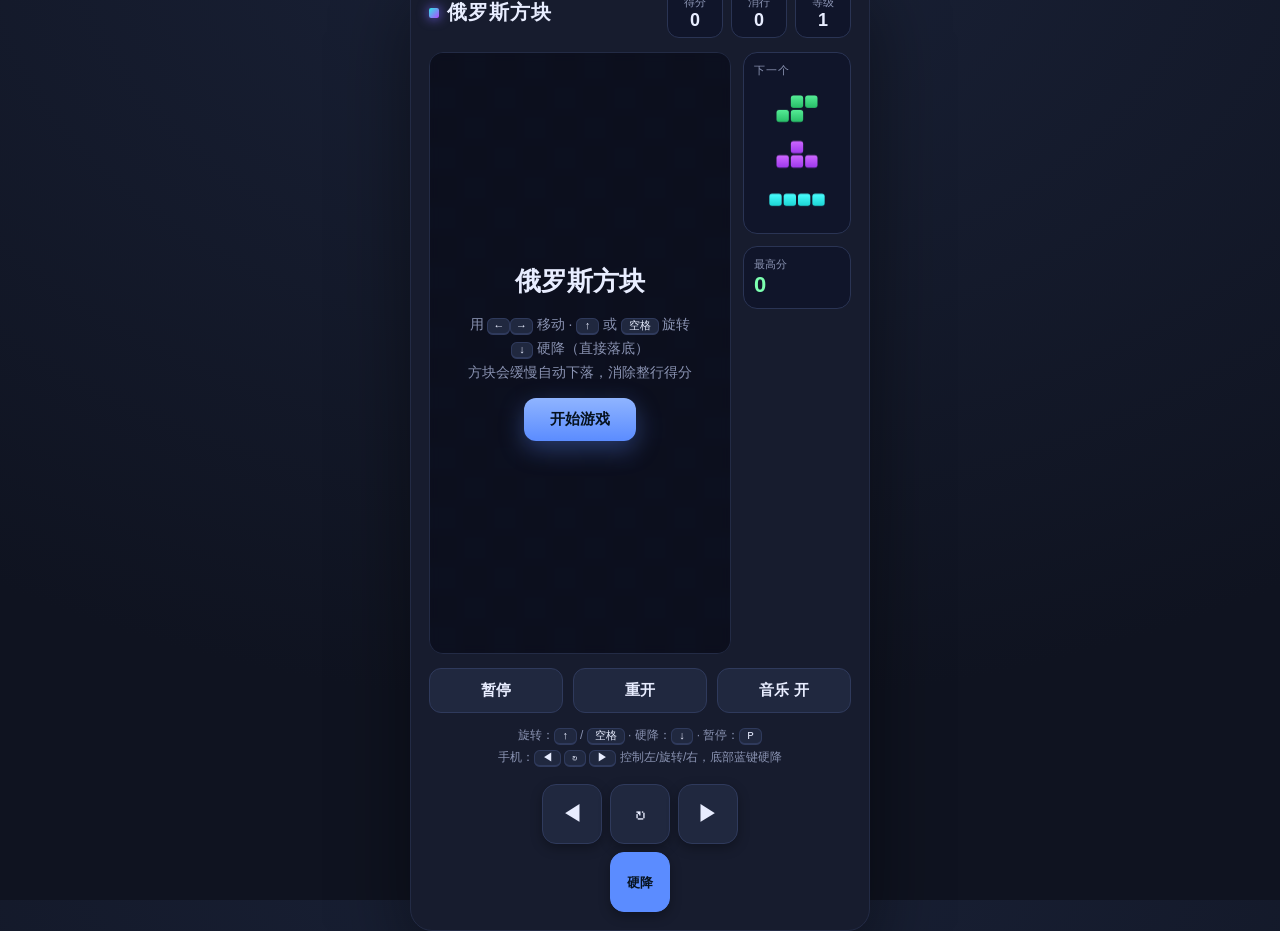
<file: demo/games/tetris/index.html>
<!DOCTYPE html>
<html lang="zh-CN">
<head>
<meta charset="UTF-8">
<meta name="viewport" content="width=device-width, initial-scale=1.0, maximum-scale=1.0, user-scalable=no">
<title>俄罗斯方块 · Tetris</title>
<style>
  :root{
    --bg:#0f1320;
    --panel:#171c2e;
    --grid-a:#161c2f;
    --grid-b:#1a2138;
    --text:#e8edff;
    --muted:#8a93b2;
    --accent:#5b8cff;
    --line:#232b45;
  }
  *{box-sizing:border-box;margin:0;padding:0;}
  html,body{height:100%;}
  body{
    background:radial-gradient(1200px 800px at 50% -10%, #1a2238, var(--bg));
    color:var(--text);
    font-family:-apple-system,BlinkMacSystemFont,"Segoe UI","PingFang SC","Microsoft YaHei",sans-serif;
    display:flex;align-items:center;justify-content:center;
    min-height:100%;padding:24px;
    -webkit-tap-highlight-color:transparent;
  }
  .game{
    width:min(94vw,460px);
    background:var(--panel);
    border:1px solid var(--line);
    border-radius:22px;
    padding:18px;
    box-shadow:0 30px 80px rgba(0,0,0,.45);
    -webkit-user-select:none;user-select:none;-webkit-touch-callout:none;
  }
  .topbar{display:flex;align-items:center;justify-content:space-between;margin-bottom:14px;}
  .title{font-size:20px;font-weight:700;letter-spacing:1px;display:flex;align-items:center;gap:8px;}
  .title .dot{width:10px;height:10px;border-radius:2px;background:linear-gradient(135deg,#2ee6e6,#b14bff);box-shadow:0 0 12px #7b6bff;}
  .stats{display:flex;gap:8px;}
  .chip{background:#10152a;border:1px solid #2a3454;border-radius:12px;padding:6px 10px;text-align:center;min-width:56px;}
  .chip .k{font-size:11px;color:var(--muted);}
  .chip .v{font-size:18px;font-weight:700;}
  .body{display:flex;gap:12px;align-items:stretch;}
  .stage{position:relative;flex:1;min-width:0;border-radius:14px;overflow:hidden;background:#0c1020;border:1px solid var(--line);}
  canvas{display:block;width:100%;height:100%;}
  .stage canvas#board{aspect-ratio:10/20;}
  .side{width:108px;display:flex;flex-direction:column;gap:12px;flex-shrink:0;}
  .box{background:#10152a;border:1px solid #2a3454;border-radius:14px;padding:10px;}
  .box .label{font-size:11px;color:var(--muted);margin-bottom:8px;letter-spacing:1px;}
  .next-wrap{width:100%;aspect-ratio:1/1.6;}
  .next-wrap canvas{width:100%;height:100%;border-radius:8px;}
  .best .v{font-size:22px;font-weight:800;color:#7cffb0;}
  .best .k{font-size:11px;color:var(--muted);}
  .overlay{
    position:absolute;inset:0;display:flex;flex-direction:column;align-items:center;justify-content:center;
    background:rgba(10,13,26,.82);backdrop-filter:blur(4px);text-align:center;gap:14px;padding:20px;
    transition:opacity .2s ease;
  }
  .overlay.hide{opacity:0;pointer-events:none;}
  .overlay h2{font-size:26px;}
  .overlay p{color:var(--muted);font-size:14px;line-height:1.7;}
  .btn{
    border:none;cursor:pointer;font-family:inherit;font-weight:700;font-size:15px;
    color:#06121f;background:linear-gradient(180deg,#8fb4ff,var(--accent));
    padding:12px 26px;border-radius:12px;box-shadow:0 8px 24px rgba(91,140,255,.35);
    transition:transform .08s ease;
  }
  .btn:active{transform:scale(.96);}
  .btn.ghost{background:#20283f;color:var(--text);box-shadow:none;border:1px solid #2f3a5c;}
  .controls{display:flex;gap:10px;margin-top:14px;}
  .controls .btn{flex:1;}
  .hint{margin-top:12px;text-align:center;color:var(--muted);font-size:12px;line-height:1.8;}
  kbd{background:#20283f;border:1px solid #2f3a5c;border-bottom-width:2px;border-radius:6px;padding:1px 7px;font-size:11px;color:var(--text);}
  /* 手机方向盘 */
  .dpad{
    display:grid;
    grid-template-columns:repeat(3,60px);
    grid-template-rows:repeat(2,60px);
    gap:8px;
    justify-content:center;
    margin-top:16px;
  }
  .dbtn{
    border:1px solid #2f3a5c;border-radius:14px;
    background:#20283f;color:var(--text);
    font-size:22px;line-height:1;
    display:flex;align-items:center;justify-content:center;
    cursor:pointer;user-select:none;-webkit-user-select:none;-webkit-touch-callout:none;
    touch-action:manipulation;
    box-shadow:0 4px 12px rgba(0,0,0,.3);
    transition:transform .06s ease, background .12s ease;
  }
  .dbtn:active{transform:scale(.93);background:#2a3454;}
  .dbtn.left{grid-column:1;grid-row:1;}
  .dbtn.rotate{grid-column:2;grid-row:1;}
  .dbtn.right{grid-column:3;grid-row:1;}
  .dbtn.hard{grid-column:2;grid-row:2;font-size:13px;font-weight:700;color:#06121f;background:#5b8cff;border-color:#5b8cff;}
  .dbtn.hard:active{background:#8fb4ff;}
  @media (max-width:400px){ .title{font-size:17px;} .chip{min-width:48px;padding:5px 7px;} .side{width:92px;} .dpad{grid-template-columns:repeat(3,54px);grid-template-rows:repeat(2,54px);} }
</style>
</head>
<body>
  <div class="game">
    <div class="topbar">
      <div class="title"><span class="dot"></span>俄罗斯方块</div>
      <div class="stats">
        <div class="chip"><div class="k">得分</div><div class="v" id="score">0</div></div>
        <div class="chip"><div class="k">消行</div><div class="v" id="lines">0</div></div>
        <div class="chip"><div class="k">等级</div><div class="v" id="level">1</div></div>
      </div>
    </div>

    <div class="body">
      <div class="stage">
        <canvas id="board"></canvas>
        <div class="overlay" id="overlay">
          <h2 id="ovTitle">俄罗斯方块</h2>
          <p id="ovText">用 <kbd>←</kbd><kbd>→</kbd> 移动 · <kbd>↑</kbd> 或 <kbd>空格</kbd> 旋转<br><kbd>↓</kbd> 硬降（直接落底）<br>方块会缓慢自动下落，消除整行得分</p>
          <button class="btn" id="startBtn">开始游戏</button>
        </div>
      </div>
      <div class="side">
        <div class="box">
          <div class="label">下一个</div>
          <div class="next-wrap"><canvas id="next"></canvas></div>
        </div>
        <div class="box best">
          <div class="k">最高分</div>
          <div class="v" id="best">0</div>
        </div>
      </div>
    </div>

    <div class="controls">
      <button class="btn ghost" id="pauseBtn">暂停</button>
      <button class="btn ghost" id="restartBtn">重开</button>
      <button class="btn ghost" id="musicBtn">音乐 开</button>
    </div>

    <div class="hint">
      旋转：<kbd>↑</kbd> / <kbd>空格</kbd> · 硬降：<kbd>↓</kbd> · 暂停：<kbd>P</kbd><br>手机：<kbd>◀</kbd> <kbd>↻</kbd> <kbd>▶</kbd> 控制左/旋转/右，底部蓝键硬降
    </div>

    <div class="dpad">
      <button class="dbtn left"   data-act="left"   tabindex="-1" aria-label="左">◀</button>
      <button class="dbtn rotate" data-act="rotate" tabindex="-1" aria-label="旋转">↻</button>
      <button class="dbtn right"  data-act="right"  tabindex="-1" aria-label="右">▶</button>
      <button class="dbtn hard"   data-act="hard"   tabindex="-1" aria-label="硬降">硬降</button>
    </div>
  </div>

<script>
(function(){
  const board = document.getElementById('board');
  const bctx = board.getContext('2d');
  const nextCv = document.getElementById('next');
  const nctx = nextCv.getContext('2d');
  const scoreEl = document.getElementById('score');
  const linesEl = document.getElementById('lines');
  const levelEl = document.getElementById('level');
  const bestEl = document.getElementById('best');
  const overlay = document.getElementById('overlay');
  const ovTitle = document.getElementById('ovTitle');
  const ovText = document.getElementById('ovText');
  const startBtn = document.getElementById('startBtn');
  const pauseBtn = document.getElementById('pauseBtn');
  const restartBtn = document.getElementById('restartBtn');
  const musicBtn = document.getElementById('musicBtn');

  const COLS = 10, ROWS = 20;
  const dpr = Math.max(1, window.devicePixelRatio || 1);
  const COLORS = {
    I:'#2ee6e6', O:'#f7d038', T:'#b14bff',
    S:'#3ad07a', Z:'#ff5d73', J:'#5b8cff', L:'#ff9f43'
  };
  const SHAPES = {
    I:[[0,0,0,0],[1,1,1,1],[0,0,0,0],[0,0,0,0]],
    O:[[1,1],[1,1]],
    T:[[0,1,0],[1,1,1],[0,0,0]],
    S:[[0,1,1],[1,1,0],[0,0,0]],
    Z:[[1,1,0],[0,1,1],[0,0,0]],
    J:[[1,0,0],[1,1,1],[0,0,0]],
    L:[[0,0,1],[1,1,1],[0,0,0]]
  };
  const LINE_SCORES = [0,100,300,500,800];
  const TYPES = ['I','O','T','S','Z','J','L'];

  let grid, current, queue, bag;
  let score, lines, level, best, dropInterval;
  let running=false, paused=false;
  let last=0, acc=0;
  let boardCSS=0, nextCSS=0;

  best = Number(localStorage.getItem('tetris_best') || 0);
  bestEl.textContent = best;

  // ---------- 画布尺寸 ----------
  function resize(){
    const r = board.getBoundingClientRect();
    boardCSS = r.width;
    board.width = Math.round(boardCSS*dpr);
    board.height = Math.round(boardCSS*dpr*(ROWS/COLS));
    bctx.setTransform(dpr,0,0,dpr,0,0);

    const nr = nextCv.getBoundingClientRect();
    nextCSS = nr.width;
    nextCv.width = Math.round(nextCSS*dpr);
    nextCv.height = Math.round(nextCSS*dpr*(1.6));
    nctx.setTransform(dpr,0,0,dpr,0,0);

    if(!running) draw();
  }
  window.addEventListener('resize', resize);

  // ---------- 工具 ----------
  function clone(m){ return m.map(r=>r.slice()); }
  function rotateCW(m){
    const n=m.length, r=[];
    for(let i=0;i<n;i++){ r.push([]); for(let j=0;j<n;j++) r[i].push(m[n-1-j][i]); }
    return r;
  }
  function rotateCCW(m){
    const n=m.length, r=[];
    for(let i=0;i<n;i++){ r.push([]); for(let j=0;j<n;j++) r[i].push(m[j][n-1-i]); }
    return r;
  }
  function topOffset(m){
    for(let r=0;r<m.length;r++) if(m[r].some(v=>v)) return r;
    return 0;
  }
  function collide(m, px, py){
    for(let r=0;r<m.length;r++) for(let c=0;c<m[r].length;c++){
      if(!m[r][c]) continue;
      const x=px+c, y=py+r;
      if(x<0||x>=COLS||y>=ROWS) return true;
      if(y>=0 && grid[y][x]) return true;
    }
    return false;
  }
  function shuffle(a){
    for(let i=a.length-1;i>0;i--){ const j=Math.floor(Math.random()*(i+1)); [a[i],a[j]]=[a[j],a[i]]; }
    return a;
  }
  function nextType(){
    if(bag.length===0) bag = shuffle(TYPES.slice());
    return bag.pop();
  }
  function refill(){ while(queue.length<3) queue.push(nextType()); }

  // ---------- 游戏流程 ----------
  function reset(){
    grid = Array.from({length:ROWS}, ()=>Array(COLS).fill(null));
    queue = []; bag = [];
    score = 0; lines = 0; level = 1;
    dropInterval = 1000;
    scoreEl.textContent = 0; linesEl.textContent = 0; levelEl.textContent = 1;
    refill();
    spawnFromQueue();
    draw();
  }
  function spawnFromQueue(){
    refill();
    const type = queue.shift();
    refill();
    const m = clone(SHAPES[type]);
    const x = Math.floor((COLS - m.length)/2);
    const y = -topOffset(m);
    current = {m, x, y, type, color:COLORS[type]};
    if(collide(m,x,y)){ gameOver(); }
  }
  function spawnGhostY(){
    let y = current.y;
    while(!collide(current.m, current.x, y+1)) y++;
    return y;
  }
  function lock(){
    const {m,x,y,color,type} = current;
    let over = false;
    for(let r=0;r<m.length;r++) for(let c=0;c<m[r].length;c++){
      if(!m[r][c]) continue;
      const gx=x+c, gy=y+r;
      if(gy<0){ over=true; continue; }
      grid[gy][gx] = color;
    }
    if(over){ gameOver(); return; }
    playLock();
    clearLines();
    spawnFromQueue();
    draw();
  }
  function clearLines(){
    let cleared = 0;
    for(let r=ROWS-1;r>=0;r--){
      if(grid[r].every(v=>v)){
        grid.splice(r,1);
        grid.unshift(Array(COLS).fill(null));
        cleared++;
        r++;
      }
    }
    if(cleared>0){
      const gained = LINE_SCORES[cleared]*level;
      score += gained;
      lines += cleared;
      level = Math.floor(lines/10)+1;
      dropInterval = Math.max(90, 1000 - (level-1)*70);
      scoreEl.textContent = score;
      linesEl.textContent = lines;
      levelEl.textContent = level;
      if(score>best){ best=score; bestEl.textContent=best; localStorage.setItem('tetris_best',best); }
      playClear(cleared);
    }
  }
  function gravity(){
    if(collide(current.m, current.x, current.y+1)){
      lock();
    } else {
      current.y++;
      draw();
    }
  }
  function move(dx){
    if(running && !paused && !collide(current.m, current.x+dx, current.y)){
      current.x += dx; playMove(); draw();
    }
  }
  function rotate(dir){
    if(!running || paused) return;
    const rm = dir>0 ? rotateCW(current.m) : rotateCCW(current.m);
    const kicks = [[0,0],[-1,0],[1,0],[0,-1],[-2,0],[2,0]];
    for(const [kx,ky] of kicks){
      if(!collide(rm, current.x+kx, current.y+ky)){
        current.m = rm; current.x += kx; current.y += ky;
        playRotate(); draw(); return;
      }
    }
  }
  function hardDrop(){
    if(!running || paused) return;
    let d=0;
    while(!collide(current.m, current.x, current.y+1)){ current.y++; d++; }
    score += d*2; scoreEl.textContent=score;
    if(score>best){best=score;bestEl.textContent=best;localStorage.setItem('tetris_best',best);}
    playDrop();
    lock();
  }

  // ---------- 绘制 ----------
  function block(g, px, py, size, color, ghost){
    const pad = size*0.07;
    const x=px+pad, y=py+pad, s=size-pad*2, r=s*0.22;
    g.beginPath();
    g.moveTo(x+r,y);
    g.arcTo(x+s,y,x+s,y+s,r);
    g.arcTo(x+s,y+s,x,y+s,r);
    g.arcTo(x,y+s,x,y,r);
    g.arcTo(x,y,x+s,y,r);
    g.closePath();
    if(ghost){
      g.strokeStyle = color;
      g.globalAlpha = 0.32;
      g.lineWidth = Math.max(1.5, size*0.06);
      g.stroke();
      g.globalAlpha = 1;
    } else {
      const grad = g.createLinearGradient(x,y,x,y+s);
      grad.addColorStop(0, shade(color, 28));
      grad.addColorStop(1, shade(color, -18));
      g.fillStyle = grad;
      g.fill();
    }
  }
  function shade(hex, amt){
    const n = parseInt(hex.slice(1),16);
    let r=(n>>16)&255, g=(n>>8)&255, b=n&255;
    r=Math.max(0,Math.min(255,r+amt)); g=Math.max(0,Math.min(255,g+amt)); b=Math.max(0,Math.min(255,b+amt));
    return '#'+((1<<24)+(r<<16)+(g<<8)+b).toString(16).slice(1);
  }
  function draw(){
    if(!grid) return;
    const cw = boardCSS/COLS;
    // 棋盘底（棋盘格）
    for(let r=0;r<ROWS;r++) for(let c=0;c<COLS;c++){
      bctx.fillStyle = (r+c)%2===0 ? '#161c2f' : '#1a2138';
      bctx.fillRect(c*cw, r*cw, cw+1, cw+1);
    }
    // 已落定方块
    for(let r=0;r<ROWS;r++) for(let c=0;c<COLS;c++){
      if(grid[r][c]) block(bctx, c*cw, r*cw, cw, grid[r][c], false);
    }
    if(current && running){
      // 落点影子
      const gy = spawnGhostY();
      for(let r=0;r<current.m.length;r++) for(let c=0;c<current.m[r].length;c++){
        if(current.m[r][c] && gy+r>=0) block(bctx, (current.x+c)*cw, (gy+r)*cw, cw, current.color, true);
      }
      // 当前方块
      for(let r=0;r<current.m.length;r++) for(let c=0;c<current.m[r].length;c++){
        if(current.m[r][c] && current.y+r>=0) block(bctx, (current.x+c)*cw, (current.y+r)*cw, cw, current.color, false);
      }
    }
    drawNext();
  }
  function drawNext(){
    const w = nextCSS, h = nextCSS*1.6;
    nctx.clearRect(0,0,w,h);
    const slotH = h/3;
    const cs = Math.min(w/4.4, slotH/3.2);
    queue.slice(0,3).forEach((type, i)=>{
      const m = SHAPES[type];
      const cols = m.length, rows = m.length;
      let minC=cols, maxC=0, minR=rows, maxR=0;
      for(let r=0;r<rows;r++) for(let c=0;c<cols;c++) if(m[r][c]){ minC=Math.min(minC,c);maxC=Math.max(maxC,c);minR=Math.min(minR,r);maxR=Math.max(maxR,r); }
      const pw=(maxC-minC+1)*cs, ph=(maxR-minR+1)*cs;
      const ox = (w-pw)/2, oy = i*slotH + (slotH-ph)/2;
      for(let r=minR;r<=maxR;r++) for(let c=minC;c<=maxC;c++){
        if(m[r][c]) block(nctx, ox+(c-minC)*cs, oy+(r-minR)*cs, cs, COLORS[type], false);
      }
    });
  }

  // ---------- 主循环（setInterval 驱动，比 rAF 在嵌入预览里更稳）----------
  function tick(){
    const ts = (window.performance && window.performance.now) ? window.performance.now() : Date.now();
    if(running && !paused){
      if(!last) last = ts;
      const iv = dropInterval;
      acc += ts - last; last = ts;
      if(acc > iv) acc = iv;   // 防止积压导致下落不均
      let guard = 0;
      while(acc >= iv && running && !paused && guard<4){ acc -= iv; gravity(); guard++; }
    } else { last = 0; acc = 0; }
  }

  // ---------- 音频（Web Audio 实时合成）----------
  let audioCtx=null, masterGain=null, musicOn=true, musicTimer=null, musicStep=0;
  const BPM=110, STEP=(60/BPM)/2;
  const CHORDS=[
    {bass:55.00, pad:[220,261.63,329.63], lead:[440,659.25,523.25,659.25]},
    {bass:49.00, pad:[196,246.94,293.66], lead:[587.33,440,523.25,440]},
    {bass:65.41, pad:[261.63,329.63,392], lead:[523.25,783.99,659.25,783.99]},
    {bass:73.42, pad:[293.66,349.23,440], lead:[659.25,493.88,587.33,493.88]}
  ];
  function initAudio(){
    if(audioCtx) return;
    try{ audioCtx = new (window.AudioContext||window.webkitAudioContext)(); }
    catch(e){ audioCtx=null; return; }
    masterGain = audioCtx.createGain(); masterGain.gain.value=0.5; masterGain.connect(audioCtx.destination);
  }
  function tone(freq,dur,type,vol,when){
    if(!audioCtx) return;
    const t=when||audioCtx.currentTime, o=audioCtx.createOscillator(), g=audioCtx.createGain();
    o.type=type||'triangle'; o.frequency.setValueAtTime(freq,t);
    g.gain.setValueAtTime(0.0001,t);
    g.gain.exponentialRampToValueAtTime(vol||0.2,t+0.01);
    g.gain.exponentialRampToValueAtTime(0.0001,t+dur);
    o.connect(g); g.connect(masterGain); o.start(t); o.stop(t+dur+0.02);
  }
  function voice(freq,t0,dur,type,vol,a,r){
    if(!audioCtx) return;
    const o=audioCtx.createOscillator(), g=audioCtx.createGain();
    o.type=type||'triangle'; o.frequency.setValueAtTime(freq,t0);
    const at=a||0.01, rel=r||0.08;
    g.gain.setValueAtTime(0.0001,t0);
    g.gain.exponentialRampToValueAtTime(vol,t0+at);
    g.gain.setValueAtTime(vol,Math.max(t0+at+0.001,t0+dur-rel));
    g.gain.exponentialRampToValueAtTime(0.0001,t0+dur);
    o.connect(g); g.connect(masterGain); o.start(t0); o.stop(t0+dur+0.02);
  }
  function kick(t0){
    if(!audioCtx) return;
    const o=audioCtx.createOscillator(), g=audioCtx.createGain();
    o.type='sine'; o.frequency.setValueAtTime(140,t0);
    o.frequency.exponentialRampToValueAtTime(45,t0+0.12);
    g.gain.setValueAtTime(0.18,t0); g.gain.exponentialRampToValueAtTime(0.0001,t0+0.18);
    o.connect(g); g.connect(masterGain); o.start(t0); o.stop(t0+0.2);
  }
  function playMove(){ tone(220,0.04,'square',0.10); }
  function playRotate(){ tone(440,0.05,'square',0.12); }
  function playLock(){ tone(160,0.06,'triangle',0.14); }
  function playDrop(){ tone(120,0.10,'sawtooth',0.16); tone(320,0.08,'square',0.10); }
  function playClear(n){
    if(!audioCtx) return;
    const base=[523.25,659.25,783.99,1046.5];
    for(let i=0;i<n;i++) tone(base[i]||base[3],0.12,'triangle',0.16,audioCtx.currentTime+i*0.05);
  }
  function playOver(){
    tone(440,0.2,'sawtooth',0.2); tone(220,0.4,'sawtooth',0.2,audioCtx.currentTime+0.18); tone(110,0.5,'sawtooth',0.2,audioCtx.currentTime+0.4);
  }
  function startMusic(){
    if(!audioCtx||!musicOn||musicTimer) return;
    if(audioCtx.state==='suspended') audioCtx.resume();
    musicStep=0;
    const stepMs=STEP*1000;
    musicTimer=setInterval(()=>{
      if(!musicOn||!running||paused){ musicStep++; return; }
      const c=CHORDS[Math.floor(musicStep/8)%CHORDS.length];
      const s=musicStep%8, t=audioCtx.currentTime+0.02;
      if(s===0){ c.pad.forEach(f=>voice(f,t,stepMs*8/1000*0.98,'sine',0.04,0.08,0.4)); kick(t); }
      if(s===4) kick(t);
      if(s===0||s===4) voice(c.bass,t,0.32,'triangle',0.1,0.01,0.1);
      if(s%2===0) voice(c.lead[s/2],t,0.26,'triangle',0.06,0.01,0.12);
      musicStep++;
    },stepMs);
  }
  function stopMusic(){ if(musicTimer){ clearInterval(musicTimer); musicTimer=null; } }
  function toggleMusic(){
    musicOn=!musicOn; musicBtn.textContent=musicOn?'音乐 开':'音乐 关';
    if(musicOn){ initAudio(); if(running&&!paused) startMusic(); } else stopMusic();
  }

  // ---------- 状态切换 ----------
  function start(){
    reset();
    running=true; paused=false;
    overlay.classList.add('hide');
    pauseBtn.textContent='暂停';
    initAudio(); if(musicOn) startMusic();
  }
  function gameOver(){
    running=false; paused=false; stopMusic(); playOver();
    ovTitle.textContent='游戏结束';
    ovText.innerHTML='本局得分 <b style="color:#7cffb0">'+score+'</b><br>消除 <b>'+lines+'</b> 行 · 历史最高 <b>'+best+'</b>';
    startBtn.textContent='再来一局';
    overlay.classList.remove('hide');
  }
  function togglePause(){
    if(!running) return;
    paused=!paused;
    if(paused){
      stopMusic(); pauseBtn.textContent='继续';
      ovTitle.textContent='已暂停'; ovText.innerHTML='按 <kbd>P</kbd> 继续';
      startBtn.textContent='继续'; overlay.classList.remove('hide');
    } else {
      pauseBtn.textContent='暂停'; overlay.classList.add('hide'); if(musicOn) startMusic();
    }
  }

  // ---------- 输入 ----------
  window.addEventListener('keydown', e=>{
    const k=e.key.toLowerCase();
    if(['arrowleft','a'].includes(k)){ move(-1); e.preventDefault(); }
    else if(k==='arrowright'){ move(1); e.preventDefault(); }
    else if(['arrowup','w'].includes(k)){ rotate(1); e.preventDefault(); }
    else if(['arrowdown','s'].includes(k)){ if(running&&!paused){ hardDrop(); e.preventDefault(); } }
    else if(k===' '){ e.preventDefault(); if(document.activeElement&&document.activeElement.blur) document.activeElement.blur(); if(!running) start(); else rotate(1); }
    else if(k==='p'){ togglePause(); }
  });

  startBtn.addEventListener('click', ()=>{ if(paused) togglePause(); else start(); });
  pauseBtn.addEventListener('click', togglePause);
  restartBtn.addEventListener('click', ()=>{ start(); });
  musicBtn.addEventListener('click', toggleMusic);

  // 手机方向盘
  document.querySelectorAll('.dbtn').forEach(b=>{
    const act=b.dataset.act;
    b.addEventListener('pointerdown', e=>{
      e.preventDefault();
      if(act==='rotate'){ if(!running) start(); else rotate(1); }
      else if(act==='left'){ if(!running) start(); else move(-1); }
      else if(act==='right'){ if(!running) start(); else move(1); }
      else if(act==='hard'){ if(!running) start(); else hardDrop(); }
    });
  });

  document.querySelector('.game').addEventListener('contextmenu', e=> e.preventDefault());

  // 启动
  function init(){ reset(); resize(); running=false; draw(); setInterval(tick, 16); }
  init();
})();
</script>
</body>
</html>
</file>
<file: assets/css/site.css>
/* ============================================================
   付昕｜新作品集网站 · 页面样式
   只负责版式与组件摆放；所有数值取自 tokens.css（不得在此硬编码颜色/字号）
   ============================================================ */

/* ── 背景动态层（V3 §25：稀疏节点 / 连线 / 缓慢漂移，禁止满屏粒子）── */
/* ══ V4 P0-01：动态背景不再是全局最底层 ══
   原来 canvas 固定在 z-index 0，而所有 .section 都有不透明背景 → 背景被整片盖住，
   JS 画得再勤肉眼也看不见。现在改为 Hero 内部图层，Hero 自己留出空间给动态。 */
.hero__network {
  position: absolute; inset: 0; z-index: 0;
  /* canvas 是替换元素：只写 inset:0 不会拉伸，必须显式给宽高 */
  width: 100%; height: 100%;
  pointer-events: none;
}
.page { position: relative; z-index: 1; }

/* ── 导航（V3 §38）────────────────────────────────────── */
.nav__inner { display: flex; align-items: center; justify-content: space-between; }
.nav__brand { font-weight: 600; letter-spacing: .01em; text-decoration: none; color: var(--fg); }
.nav__brand span { font-family: var(--font-mono); font-size: var(--fs-caption);
  color: var(--fg-muted); letter-spacing: var(--ls-wide); }
.nav__links { display: flex; gap: var(--s-5); align-items: center; }

/* ── Hero（V3 §17）────────────────────────────────────── */
.hero {
  position: relative; overflow: hidden;
  padding-block: clamp(48px, 8vw, 120px) clamp(56px, 9vw, 140px);
}
.hero__grid { position: relative; z-index: 2; }
.hero__grid {
  /* 文字列定宽 + 人像右对齐：版面放宽后避免中间出现大片空档 */
  display: grid; grid-template-columns: minmax(0, 700px) minmax(0, 1fr);
  justify-content: space-between;
  gap: clamp(32px, 5vw, 96px); align-items: center;
}
.hero__name { font-size: var(--fs-hero-name); font-weight: 600;
  line-height: 1.04; letter-spacing: var(--ls-tight); margin-bottom: var(--s-4); }
.hero__role { font-size: var(--fs-hero-role); font-weight: 500; margin-bottom: var(--s-5); }
.hero__role i { font-style: normal; color: var(--c-accent); }   /* × 用橙色 */
.hero__lede { font-size: var(--fs-lead); line-height: 1.62; color: var(--fg);
  max-width: var(--text-col); margin-bottom: var(--s-6); }
.hero__meta { display: flex; flex-wrap: wrap; gap: var(--s-2) var(--s-4);
  color: var(--fg-muted); font-size: var(--fs-caption); margin-bottom: var(--s-6); }
.hero__evidence { display: flex; flex-wrap: wrap; gap: var(--s-3); margin-bottom: var(--s-7); }
.hero__evidence div {
  border-left: 2px solid var(--c-accent); padding-left: var(--s-3);
  font-size: var(--fs-caption); color: var(--fg-muted); line-height: 1.5;
}
.hero__evidence b { display: block; color: var(--fg); font-size: var(--fs-body);
  font-weight: 600; font-family: var(--font-mono); }
.hero__cta { display: flex; flex-wrap: wrap; gap: var(--s-3); }
.pdf-select { position: relative; }
.pdf-select summary { display: inline-flex; align-items: center; gap: 8px; cursor: pointer; list-style: none; }
.pdf-select summary::-webkit-details-marker { display: none; }
.pdf-select__menu { position: absolute; left: 0; top: calc(100% + 8px); z-index: 12; min-width: 222px;
  padding: 6px; border: 1px solid var(--line); background: var(--c-bg); box-shadow: 0 18px 44px rgba(0,0,0,.22); }
.pdf-select__menu a { display: block; padding: 11px 12px; color: var(--fg); text-decoration: none; font-size: 14px; white-space: nowrap; }
.pdf-select__menu a:hover, .pdf-select__menu a:focus-visible { color: var(--c-accent); background: rgba(255,255,255,.045); }
@media (max-width: 720px) { .pdf-select__menu { position: static; margin-top: 8px; } }
.hero__portrait { position: relative; justify-self: end; width: var(--hero-portrait); }
/* V4.1 §7：人像改为抠图版，融入深色 Hero —— 去掉圆角白底贴片感，
   底部靠图片自带的渐隐融进 #0B0C0E，再垫一层极淡暖光把人从背景里"托"出来。 */
.hero__portrait img { display: block; width: 100%; height: auto; border-radius: 8px; }
/* ── 能力概览（V3 §18：只做 3 个）────────────────────── */
.ability { padding-block: var(--section-py); }
/* V3 §45：网站不是 SaaS 卡片站 —— 能力概览不用「白底圆角卡」，
   改用「顶细线 + 大编号 + 大留白」的编辑式分栏，靠排版而非容器分层。 */
.ability__grid { display: grid; grid-template-columns: repeat(3, 1fr);
  gap: 0; margin-top: var(--s-8); }
.ability__card {
  position: relative; border: 0; border-top: 1px solid var(--line); border-radius: 0;
  background: transparent;
  padding: var(--s-5) var(--s-6) var(--s-7) 0; min-height: 230px;
  display: flex; flex-direction: column; justify-content: space-between;
  transition: border-color var(--t-hover) var(--ease-out);
}
.ability__card + .ability__card { padding-left: var(--s-6); }
.ability__card:hover, .ability__card:focus-visible { border-top-color: var(--c-accent); }
.ability__idx { font-family: var(--font-mono); line-height: 1; letter-spacing: 0;
  font-size: clamp(26px, 2.6vw, 38px); color: var(--c-accent);
  margin-bottom: var(--s-5); }
.ability__cn { font-size: var(--fs-h3); font-weight: 600; margin: var(--s-3) 0 var(--s-2);
  position: relative; z-index: 1; }
.ability__chain { font-family: var(--font-mono); font-size: var(--fs-caption);
  color: var(--fg-muted); line-height: 1.9; position: relative; z-index: 1; }
.ability__chain em { font-style: normal; color: var(--c-accent); }
.ability__rep { font-size: var(--fs-caption); color: var(--fg-muted);
  margin-top: var(--s-3); position: relative; z-index: 1; }

/* ── 核心项目（V3 §27：收起态必须有强主视觉）──────────── */
.project { position: relative; }
/* ── 项目边界与吸顶栏（用户 2026-09-17：项目之间界限不清晰、浏览困难）──
   做法：①每个项目一条通栏细线，明确"这里换项目了"
        ②左侧大编号改为吸顶，滚动整个项目期间一直告诉你现在在第几个项目
        ③NEXT 衔接带独立底色，充当章节结束标记 */
.project { border-top: 1px solid var(--line); }
.project.is-light { border-top-color: var(--line); }

.project__rail {
  position: sticky; top: 108px; align-self: start;
  display: flex; flex-direction: column; align-items: flex-start; gap: var(--s-3);
}
.project__railname {
  font-family: var(--font-mono); font-size: 12px; letter-spacing: var(--ls-label);
  text-transform: uppercase; color: var(--fg-muted);
  writing-mode: vertical-rl; text-orientation: mixed;
  max-height: 176px; overflow: hidden;
}
.project.is-light .project__railname { color: #8B8D90; }
.project__rail::after {
  content: ''; width: 1px; height: 44px;
  background: linear-gradient(180deg, var(--line), transparent);
}
.project.is-light .project__rail::after { background: linear-gradient(180deg, var(--line), transparent); }

.project__grid { display: grid; grid-template-columns: auto minmax(0, 1fr);
  gap: clamp(20px, 3vw, 48px); align-items: start; }
.project__num { font-family: var(--font-mono); font-weight: 600; line-height: .82;
  font-size: clamp(64px, 9vw, 150px); color: var(--line); user-select: none; }
.project__en { margin-bottom: var(--s-3); }
.project__title { font-size: var(--fs-project-h1); font-weight: 600; line-height: 1.06;
  margin-bottom: var(--s-4); }
.project__tags { display: flex; flex-wrap: wrap; gap: var(--s-2); margin-bottom: var(--s-6); }
.project__media { margin-bottom: var(--s-6); }
.project__media figcaption { font-size: var(--fs-caption); color: var(--fg-muted);
  margin-top: var(--s-3); }
.project__lede { font-size: var(--fs-lead); line-height: 1.62; margin-bottom: var(--s-5); }

/* ── 展开步骤 ─────────────────────────────────────────── */
.steps { display: grid; gap: var(--s-8); margin-top: var(--s-7); }
.step__idx { font-family: var(--font-mono); font-size: var(--fs-caption);
  color: var(--c-accent); letter-spacing: var(--ls-label); margin-bottom: var(--s-3); }
.step__title { font-size: var(--fs-h3); font-weight: 600; margin-bottom: var(--s-3); }
.step__body { max-width: var(--text-col); }
.step__body ul { margin: var(--s-3) 0 0; padding-left: 1.1em; }
.step__body li { margin-bottom: var(--s-2); }
.step__media { margin-top: var(--s-5); }
.step__note { font-size: var(--fs-caption); color: var(--fg-muted); margin-top: var(--s-2); }
.step__pair { display: grid; grid-template-columns: repeat(2, minmax(0, 1fr)); gap: var(--s-4); }

/* Fixed / Controlled / Free 三态示意（DesignDNA 用，本期先出样式）*/
.states { display: grid; grid-template-columns: repeat(3, 1fr); gap: var(--s-3); margin-top: var(--s-4); }
.states button {
  text-align: left; padding: var(--s-4); cursor: pointer; color: var(--fg);
  background: transparent; border: 1px solid var(--line); border-radius: var(--r-card);
  font-family: var(--font-sans); font-size: var(--fs-caption);
  transition: border-color var(--t-hover) var(--ease-out),
              background var(--t-hover) var(--ease-out);
}
.states button b { display: block; font-size: var(--fs-body); margin-bottom: 4px; }
.states button[aria-pressed="true"] { border-color: var(--c-accent);
  background: var(--c-accent-soft); }
.states button[aria-pressed="true"] b { color: var(--c-accent); }

/* ── 项目展开区（在浅色章节内，需要自己的纵向留白）────── */
.project-expand .wrap { padding-bottom: var(--section-py); }

/* ── 项目衔接 NEXT（V3 §15.5）────────────────────────── */
/* ── Experience（V3 §29–§36）──────────────────────────── */
.exp__list { display: grid; gap: var(--s-4); margin-top: var(--s-7); }
.exp__card { background: var(--surface); border: 1px solid var(--line);
  border-radius: var(--r-container); padding: var(--s-5) var(--s-6); }
.exp__head { display: flex; justify-content: space-between; align-items: baseline;
  gap: var(--s-5); flex-wrap: wrap; }
.exp__org { margin-bottom: var(--s-2); }
.exp__role { font-size: var(--fs-h3); font-weight: 600; }
.exp__when { font-family: var(--font-mono); font-size: var(--fs-caption);
  color: var(--fg-muted); margin-left: var(--s-3); }
.exp__nums { font-family: var(--font-mono); font-size: var(--fs-caption);
  color: var(--fg-muted); white-space: nowrap; }
.exp__nums b { color: var(--c-accent); font-weight: 500; }
.exp__lede { max-width: var(--text-col); margin: var(--s-4) 0 0; }
.exp__toggle { margin-top: var(--s-4); }
.exp__body { padding-top: var(--s-5); }
.exp__mod { padding-top: var(--s-5); border-top: 1px solid var(--line-weak); }
.exp__mod:first-child { border-top: 0; padding-top: 0; }
.exp__mod h4 { font-size: var(--fs-body); font-weight: 600; margin-bottom: var(--s-2); }
.exp__mod h4 span { font-family: var(--font-mono); color: var(--c-accent);
  margin-right: var(--s-2); font-weight: 400; }
.exp__mod p, .exp__mod li { color: var(--fg-muted); }
.exp__mod ul { margin: 0; padding-left: 1.1em; }
.exp__chain { font-family: var(--font-mono); font-size: var(--fs-caption);
  color: var(--fg-muted); line-height: 2; }
.exp__chain em { font-style: normal; color: var(--c-accent); }
.exp__next { font-family: var(--font-mono); font-size: var(--fs-caption);
  color: var(--fg-muted); margin-top: var(--s-5); }

/* ── 响应式（V3 §43：移动端必须单独设计）──────────────── */
@media (max-width: 1080px) {
  .ability__grid { grid-template-columns: 1fr; }
  .ability__card { min-height: 0; padding-left: 0; }
  .ability__card + .ability__card { padding-left: 0; }
  .hero__grid { grid-template-columns: 1fr; }
  .hero__portrait { order: -1; width: min(100%, 420px); }
}
@media (max-width: 720px) {
  .nav__links { gap: var(--s-4); }
  .nav__links a { font-size: 12px; }
  .project__grid { grid-template-columns: 1fr; gap: var(--s-4); }
  .project__num { font-size: 56px; }
  .project__aux, .step__pair, .states { grid-template-columns: 1fr; }
  .chapter__rail { display: none; }
.exp__card { padding: var(--s-5); }
  .exp__nums { white-space: normal; }
  .hero__portrait { width: 100%; }
}

/* ══════════════════════════════════════════════════════════
   阶段四新增组件
   ══════════════════════════════════════════════════════════ */

/* ── 状态标识（V3 §27：机器人必须出现 RUNNING PROTOTYPE）── */
.status-badge {
  display: inline-flex; align-items: center; gap: var(--s-2);
  font-family: var(--font-mono); font-size: var(--fs-caption);
  letter-spacing: var(--ls-label); text-transform: uppercase;
  color: var(--fg);
  border: 1px solid rgba(255,106,26,.45); border-radius: var(--r-pill);
  padding: 7px 14px; background: rgba(255,106,26,.10);
}
.status-badge__dot {
  width: 7px; height: 7px; border-radius: 50%; background: var(--c-accent);
  animation: pulse 2.4s var(--ease-inout) infinite;
}
@keyframes pulse { 0%,100% { opacity: 1 } 50% { opacity: .35 } }
.spec { display: grid; grid-template-columns: repeat(auto-fit, minmax(120px,1fr));
  gap: var(--s-3); list-style: none; padding: 0; margin: var(--s-5) 0 var(--s-3); }
.spec li { border-top: 1px solid var(--line); padding-top: var(--s-3); }
.spec b { display: block; font-size: 19px; letter-spacing: -.01em; }
.spec span { font-size: var(--fs-caption); color: var(--fg-muted); }
ol.numlist { margin: var(--s-3) 0; padding-left: 1.3em; }
ol.numlist li { margin-bottom: 4px; }
.tbl code, .step code { font-family: var(--font-mono); font-size: .92em;
  color: var(--c-accent); background: rgba(255,106,26,.09);
  border-radius: 4px; padding: 2px 6px; }

/* ── 引导句统一限宽（版面放宽后，长行会伤可读性）──
   正文阅读列沿用 V3 §47 的 520–680 区间，只有图片与版式元素突破。 */
.hero__lede { font-size: var(--fs-lead); }
@media (max-width: 720px) {
  .hero__lede, .chapter__line, .lead { max-width: none; }
}

/* ── More Work：不规则网格（V3 §30）── */
.morework__grid {
  display: grid; grid-template-columns: repeat(6, 1fr);
  grid-auto-rows: 168px; gap: var(--s-4); margin-top: var(--s-7);
}
/* 缩略图 + 下方文字：素材是作品集页渲染（自带大量文字），
   叠加标签会和大字撞在一起，所以文字放到图外、默认常驻可见。 */
.mw {
  display: flex; flex-direction: column; overflow: hidden;
  width: 100%; padding: 0; margin: 0; border: 0; background: transparent;
  border-radius: 0; cursor: pointer; text-align: left;
  appearance: none; -webkit-appearance: none; font: inherit; color: inherit;
}
.mw img {
  width: 100%; flex: 1 1 auto; min-height: 0; display: block;
  border-radius: var(--r-card); background: var(--surface);
  object-fit: cover; object-position: top center;   /* 页渲染：顶部信息量最大 */
  transition: transform var(--t-image) var(--ease-out),
              filter var(--t-image) var(--ease-out);
}
.mw:hover img, .mw:focus-visible img { transform: scale(1.015); filter: brightness(1.04); }
.mw__info { display: block; padding: var(--s-3) 0 0; }
.mw__info b { display: block; font-size: 15.5px; font-weight: 600; letter-spacing: -.005em; }
.mw__info i { font-style: normal; display: block; margin-top: 2px;
  font-size: var(--fs-caption); color: var(--fg-muted); }
.mw__links { display: flex; flex-wrap: wrap; gap: var(--s-4); margin-top: var(--s-3); }
.mw__links a { font-size: var(--fs-caption); color: var(--c-accent); text-decoration: none;
  border-bottom: 1px solid rgba(255,106,26,.4); }
.mw--play { cursor: default; }

/* ── About（V3 §31）── */
.about { background: var(--c-surface); padding-block: var(--section-py); }
.about__lede { margin: var(--s-5) 0 0; font-size: clamp(24px, 2.6vw, 38px); max-width: 22ch; }
.about__grid { display: grid; grid-template-columns: repeat(2, 1fr);
  gap: var(--s-8) var(--s-7); margin-top: var(--s-8); }
.about__col h4 { font-size: var(--fs-caption); letter-spacing: var(--ls-label);
  color: var(--c-accent); text-transform: uppercase;
  font-family: var(--font-mono); font-weight: 500;
  border-bottom: 1px solid var(--line); padding-bottom: var(--s-3); margin-bottom: var(--s-4); }
.about__col p { margin: 0 0 var(--s-2); line-height: 1.75; }
.about__col .caption { color: var(--fg-muted); font-size: var(--fs-caption); }

/* ── Contact / Footer（V3 §42）── */
.contact { background: var(--c-bg); padding-block: var(--section-py); border-top: 1px solid var(--line); }
.contact__title { font-size: clamp(34px, 5vw, 72px); letter-spacing: -.02em; max-width: 18ch; }
.contact__en { margin-top: var(--s-4); }
.contact__rows { display: grid; grid-template-columns: repeat(2, 1fr);
  gap: var(--s-5) var(--s-7); margin-top: var(--s-8); }
.contact__rows div { display: flex; gap: var(--s-4); align-items: baseline;
  border-top: 1px solid var(--line); padding-top: var(--s-4); }
.contact__rows span { font-family: var(--font-mono); font-size: var(--fs-caption);
  color: var(--fg-muted); letter-spacing: var(--ls-label); min-width: 62px; }
.contact__rows b, .contact__rows a { font-size: 18px; font-weight: 600;
  color: var(--fg); text-decoration: none; }
.contact__rows a:hover { color: var(--c-accent); }
.contact__cta { margin-top: var(--s-8); }
.contact__downloads { display: flex; flex-wrap: wrap; gap: var(--s-3); margin-top: var(--s-8); scroll-margin-top: 90px; }
.contact__back { margin: var(--s-5) 0 0; }
.contact__back a { color: var(--fg-muted); text-decoration: none; font-size: var(--fs-caption); }
.contact__back a:hover { color: var(--c-accent); }

/* ── 顶部阅读进度条 + 当前章节高亮（用户：浏览定位困难）── */
.pbar {
  position: fixed; left: 0; top: 0; height: 2px; width: 100%; z-index: 60;
  transform: scaleX(0); transform-origin: 0 50%;
  background: var(--c-accent); pointer-events: none;
}
.nav__link[aria-current="true"] { color: var(--fg); }
.nav__link[aria-current="true"]::after {
  content: ''; position: absolute; left: 0; right: 0; bottom: -8px;
  height: 2px; background: var(--c-accent);
}
.nav__link { position: relative; }

/* ── Lightbox（V3 §39）── */
.lb {
  position: fixed; inset: 0; z-index: 100;
  background: rgba(6,7,9,.94);
  display: flex; align-items: center; justify-content: center;
  padding: clamp(20px, 4vw, 56px);
}
.lb[hidden] { display: none; }
.lb__fig { margin: 0; max-width: min(1400px, 100%); max-height: 100%;
  display: flex; flex-direction: column; align-items: center; gap: var(--s-4); }
.lb__img { max-width: 100%; max-height: 78vh; object-fit: contain;
  border-radius: var(--r-media); }
.lb__cap { font-size: var(--fs-caption); color: var(--fg-muted); }
.lb__close {
  position: absolute; top: clamp(14px,3vw,28px); right: clamp(14px,3vw,28px);
  width: 44px; height: 44px; border-radius: 50%;
  border: 1px solid var(--line); background: rgba(21,23,26,.9);
  color: var(--fg); font-size: 16px; cursor: pointer;
}
.lb__close:hover { border-color: var(--c-accent); color: var(--c-accent); }

/* ── 响应式（V3 §43）── */
@media (max-width: 1080px) {
  .morework__grid { grid-auto-rows: 150px; }
}
@media (max-width: 720px) {
  .morework__grid { grid-template-columns: 1fr; grid-auto-rows: auto; }
  .morework__grid .mw { grid-column: span 1 !important; grid-row: auto !important; }
  .mw img { height: 210px; }
  .about__grid { grid-template-columns: 1fr; gap: var(--s-7); }
  .contact__rows { grid-template-columns: 1fr; }
  .spec { grid-template-columns: repeat(2, 1fr); }
}

/* ══════════════════════════════════════════════════════════
   V4 第一批 · 结构急救（2026-09-17）
   原则：默认状态做减法；项目是主角；交互要么真做要么不写
   ══════════════════════════════════════════════════════════ */

/* ── P0-02 能力区压成 240–320px 的能力带（原来一项就 230px+，HR 要滚很久才看到作品）── */
.ability { padding-block: clamp(40px, 4.6vw, 76px); }
.ability__grid { margin-top: var(--s-6); }
.ability__card { min-height: 0; padding-block: var(--s-4) var(--s-3); }
.ability__idx { font-size: clamp(22px, 2vw, 30px); margin-bottom: var(--s-2); }
.ability__cn { font-size: clamp(19px, 1.6vw, 24px); }
.ability__chain { margin-top: var(--s-2); }
.ability__rep { margin-top: var(--s-3); font-size: var(--fs-caption); }

/* ── P0-02 「Selected Work」由整屏章节幕收成一条细带 ── */
.work-head {
  display: flex; align-items: baseline; justify-content: space-between; gap: var(--s-4);
  border-bottom: 1px solid var(--line); padding-bottom: var(--s-3);
  margin-bottom: var(--s-7);
}
.work-head .label-en { color: var(--c-accent); }
.work-head .label-en:last-child { color: var(--fg-muted); }
@media (max-width: 720px) {
  .work-head { margin-bottom: var(--s-5); }
  .work-head .label-en:last-child { display: none; }
}

/* ── P0-13 NEXT 不再是额外大章节：压到 120–180px 的轻 teaser ── */
/* 收起成 teaser，标签不再占位 */
@media (max-width: 720px) {
}

/* ── P0-06 Robot 封面：统一 4:3 容器，不让竖图把收起态撑到 1.5 屏 ── */
.cover {
  position: relative; margin: 0;
  aspect-ratio: 4 / 3; overflow: hidden;
  border-radius: var(--r-media); background: var(--c-surface-2);
}
.cover__main { width: 100%; height: 100%; object-fit: cover; object-position: 50% 42%; }
.cover__inset {
  position: absolute; right: clamp(10px, 1.4vw, 20px); bottom: clamp(10px, 1.4vw, 20px);
  width: clamp(96px, 13vw, 190px); aspect-ratio: 3 / 4; object-fit: cover;
  border-radius: var(--r-card); border: 1px solid rgba(255,255,255,.22);
  box-shadow: 0 10px 30px rgba(0,0,0,.45);
}
.cover__badge {
  position: absolute; left: clamp(10px, 1.4vw, 20px); top: clamp(10px, 1.4vw, 20px);
  display: inline-flex; align-items: center; gap: var(--s-2);
  font-family: var(--font-mono); font-size: 11px; letter-spacing: var(--ls-label);
  text-transform: uppercase; color: #F5F5F2;
  background: rgba(11,12,14,.7); border: 1px solid rgba(255,106,26,.5);
  border-radius: var(--r-pill); padding: 6px 12px; backdrop-filter: blur(6px);
}
.cover figcaption { position: absolute; left: 0; right: 0; bottom: 0;
  padding: var(--s-6) var(--s-5) var(--s-4); color: #E7E7E4;
  background: linear-gradient(180deg, transparent, rgba(11,12,14,.82));
  font-size: var(--fs-caption); }
@media (max-width: 720px) {
  .cover { aspect-ratio: 4 / 3; }
  .cover__inset { width: 88px; }
}

/* ── V4 P0-02 能力带：整段压到 240–320px ── */
.ability__head {
  display: flex; align-items: baseline; flex-wrap: wrap; gap: var(--s-4);
  margin-bottom: var(--s-5);
}
.ability__claim { font-size: clamp(17px, 1.4vw, 21px); font-weight: 600; letter-spacing: -.01em; }
.ability__claim-sub { font-size: var(--fs-caption); color: var(--fg-muted); }
.ability__grid { margin-top: 0; }
.ability__card { padding-block: var(--s-3) var(--s-4); }
.ability__cn { margin-bottom: 0; }
.ability__chain { margin-top: var(--s-3); line-height: 1.55; }

/* ── V4 P0-13 NEXT 压成 120–180px 的轻 teaser ── */
@media (max-width: 720px) {
  .ability__claim-sub { display: none; }
}

/* ══ V4 P0-04 项目收起态：图文两栏，做到约 1 屏 ══
   原来主图铺满整列 → 单张图 718–1149px，收起态 1.9–2.8 屏。
   改为：文字一栏 + 主图一栏（4:3），辅助图降为文字栏里的小证据。 */
.project { padding-block: clamp(52px, 5.6vw, 96px); }
.project__body {
  display: grid;
  grid-template-columns: minmax(0, 1fr) minmax(0, 1.02fr);
  column-gap: clamp(28px, 3.6vw, 64px);
  align-items: start;
}
.project__body > * { grid-column: 1; }
.project__body > .project__media,
.project__body > .cover {
  grid-column: 2; grid-row: 1 / span 60; align-self: center;
}
.project__media {
  aspect-ratio: 4 / 3; overflow: hidden; margin-bottom: 0;
}
.project__media img { width: 100%; height: 100%; object-fit: cover; }
.project__media figcaption, .cover figcaption { padding-top: var(--s-2); }
.project__body > .project__tags { margin-bottom: var(--s-3); }
.project__body > .project__lede { margin-top: var(--s-4); }

/* 能力带再收紧一点（385 → 目标 240–320）*/
.ability { padding-block: clamp(34px, 3.8vw, 62px); }
.ability__head { margin-bottom: var(--s-4); }

@media (max-width: 1080px) {
  .project__body { grid-template-columns: minmax(0, 1fr); }
  .project__body > .project__media,
  .project__body > .cover { grid-column: 1; grid-row: auto; margin-top: var(--s-5); }
  .project__body > .project__aux { max-width: none; }
}

/* V4 第一批收尾微调：能力带进 240–320、NEXT 进 120–180 */
.ability { padding-block: clamp(26px, 3.1vw, 50px); }
.ability__card { padding-block: var(--s-2) var(--s-3); }
/* 项目标题断行：避免「多功/能」这种把词劈开（V4：项目第一眼要强）*/
.project__title, .about__lede, .contact__title, .chapter__title { text-wrap: balance; }
.project__title { word-break: keep-all; overflow-wrap: anywhere; }
/* V4.2：keep-all 保证中文词不被劈开（「多功/能」）；overflow-wrap:anywhere 兜底，
   极端情况下也不会顶出容器造成横向滚动 */
.project__lede, .hero__lede, .lead { text-wrap: pretty; }

/* ══════════════════════════════════════════════════════════
   V4 第三批 · 动态与交互（2026-09-17）
   V4 原话：把交互需求写成一句文字 ≠ 实现交互需求
   ══════════════════════════════════════════════════════════ */

/* ── P0-11 Lumora：使用态 / 收纳态 真切换 ── */
/* ── P0-11 Robot：系统链路（真节点，可点可悬停）── */
.chain {
  display: flex; flex-wrap: wrap; align-items: center;
  gap: var(--s-2); margin-top: var(--s-5);
}
.chain__node {
  appearance: none; background: transparent; color: var(--fg);
  border: 1px solid var(--line); border-radius: var(--r-pill);
  font: inherit; font-size: 13px; padding: 8px 13px; min-height: 36px;
  cursor: pointer;
  transition: border-color var(--t-hover) var(--ease-out),
              color var(--t-hover) var(--ease-out),
              background var(--t-hover) var(--ease-out);
}
.chain__node:hover, .chain__node:focus-visible { border-color: var(--c-accent); color: var(--c-accent); }
.chain__node.is-lit {
  border-color: var(--c-accent); color: var(--c-accent);
  background: var(--c-accent-soft);
}
.chain__node--fb.is-lit { background: rgba(127,211,154,.14); border-color: #7FD39A; color: #7FD39A; }
.chain__gap { color: var(--line); font-family: var(--font-mono); font-size: 12px; user-select: none; }
.chain__note {
  margin-top: var(--s-3); min-height: 1.7em;
  font-size: var(--fs-caption); color: var(--fg-muted);
}

/* ── P0-11 DesignDNA：三态约束轻交互 ── */
.tstates { margin-top: var(--s-5); border-top: 1px solid var(--line); }
.tstates__row {
  display: flex; align-items: center; justify-content: space-between; gap: var(--s-4);
  width: 100%; appearance: none; border: 0; background: transparent;
  border-bottom: 1px solid var(--line); color: var(--fg);
  font: inherit; padding: 12px 0; min-height: 46px; cursor: pointer; text-align: left;
  transition: color var(--t-hover);
}
.tstates__row:hover, .tstates__row:focus-visible { color: var(--c-accent); }
.tstates__val {
  font-family: var(--font-mono); font-size: 11px; letter-spacing: var(--ls-label);
  text-transform: uppercase; color: var(--fg-muted);
  border: 1px solid var(--line); border-radius: var(--r-pill); padding: 4px 11px;
  transition: background var(--t-hover), color var(--t-hover), border-color var(--t-hover);
}
.tstates__row.is-on .tstates__val {
  background: var(--c-accent); border-color: var(--c-accent); color: #0B0C0E;
}
.tstates__note {
  margin-top: var(--s-3); min-height: 1.7em;
  font-size: var(--fs-caption); color: var(--fg-muted);
}

/* ── P1-01 项目图可点开（Lightbox gallery）── */
/* ── P1-01 Lightbox：前后翻 + 序号 ── */
.lb__nav {
  position: absolute; top: 50%; transform: translateY(-50%);
  width: 52px; height: 52px; border-radius: 50%;
  border: 1px solid var(--line); background: rgba(21,23,26,.85);
  color: var(--c-text-dark); font-size: 18px; cursor: pointer;
  transition: border-color var(--t-hover), color var(--t-hover);
}
.lb__nav:hover { border-color: var(--c-accent); color: var(--c-accent); }
.lb__nav--prev { left: clamp(10px, 2vw, 28px); }
.lb__nav--next { right: clamp(10px, 2vw, 28px); }
.lb__nav[hidden] { display: none; }
.lb__count {
  font-family: var(--font-mono); font-size: 12px; letter-spacing: var(--ls-label);
  color: var(--fg-muted);
}
@media (max-width: 720px) {
  .lb__nav { width: 44px; height: 44px; }
.chain__node { font-size: 12px; padding: 7px 11px; }
}

/* ══════════════════════════════════════════════════════════
   V4 第四批 · 移动端与传播（2026-09-17）
   验收尺寸：320×568 / 360×800 / 375×812 / 390×844，必须无横向滚动
   ══════════════════════════════════════════════════════════ */

/* ── P1-07 移动端导航：先隐藏英文名，再逐级让位，确保 320px 不溢出 ── */
@media (max-width: 720px) {
  .nav__brand span { display: none; }
  .nav__inner { gap: var(--s-3); }
  .nav__links { gap: var(--s-3); }
  .nav__link { font-size: 13px; }
}
@media (max-width: 460px) {
  .nav__links { gap: var(--s-2); }
  .nav__link { font-size: 12.5px; letter-spacing: 0; }
  .nav__link[href="#about"] { display: none; }
}
@media (max-width: 350px) {
  .nav__brand { font-size: 14px; }
  .nav__link[href="#experience"] { display: none; }
}

/* ── P1-06 移动端项目 Rail：真正取消吸顶（原 CSS 藏的是 .rail-num/.rail-en，类名根本不存在）── */
@media (max-width: 720px) {
  .project__rail {
    position: static; flex-direction: row; align-items: baseline;
    gap: var(--s-3); padding-top: 0; margin-bottom: var(--s-2);
  }
  .project__railname {
    writing-mode: horizontal-tb; text-orientation: mixed; max-height: none;
  }
  .project__rail::after { display: none; }
  .project__num { font-size: clamp(30px, 8vw, 46px); }
}

/* ── P2-06 小屏防溢出：表格改为容器内横向滚动，长邮箱可断行 ── */
@media (max-width: 720px) {
  .tbl { min-width: 520px; }
  .tbl-wrap { -webkit-overflow-scrolling: touch; }
  .contact__rows a { word-break: break-all; }
  .project__title { word-break: normal; overflow-wrap: anywhere; }
  .hero__evidence { gap: var(--s-3); }
}

/* ── P1-01 Lightbox 移动端：左右按钮不压住图，滑动为主 ── */
@media (max-width: 720px) {
  .lb { padding: 56px 12px 64px; }
  .lb__img { max-height: 70vh; }
}

/* V4.1 §35 验收项：标题与引导句不许出现尾行孤字 */
.hero__lede, .project__lede, .lead, .chapter__line { text-wrap: pretty; }
.hero__name, .project__title, .chapter__title, .about__lede { text-wrap: balance; }

/* V4.1 §9 + §21：容器比例服务于产品。
   DesignDNA 是横向 Web 界面，用 4:3 会切掉左右工作区 → 单独改用 16:9 横铺。 */
#p-designdna .project__media { aspect-ratio: 16 / 9; }
#p-designdna .project__media img { object-position: center top; }

/* V4.1 §9.2/§9.3：落水报警产品本体是细高形态（宽高比 0.42），4:3 容器只剩 33% 宽、两侧大空白。
   按 §9.3「调整图片框比例」，其主视觉改用 16:9 场景图满铺；单品图进展开区。 */
#p-wateralarm .project__media { aspect-ratio: 16 / 9; }

/* ══════════════════════════════════════════════════════════
   V4.1 §25.3：五个核心项目收起态的「70% 统一 + 30% 差异」
   统一的信息结构：编号 → 标题 → 4 标签 → 一句话 → 主视觉 → 辅助证据 → 展开
   差异的版式性格：01 图左文右｜02 文左图右｜03 上下（大图居中）｜04 左文右图+系统链｜05 上下（UI 横铺）
   ══════════════════════════════════════════════════════════ */

/* 01 DOGGIE：图左文右 —— 产品第一眼就是主角 */
#p-doggie .project__body { grid-template-columns: minmax(0, 1.06fr) minmax(0, 1fr); }
#p-doggie .project__body > .project__media { grid-column: 1; }
#p-doggie .project__body > *:not(.project__media):not(.cover) { grid-column: 2; }
#p-doggie .project__lede { max-width: 560px; }

/* 03 落水报警：上下结构 —— 大图居中横铺，下面两张小图并排 + 迭代线 */
#p-wateralarm .project__body { display: block; }
#p-wateralarm .project__body > .project__media {
  grid-column: auto; grid-row: auto; max-width: 1080px; margin: var(--s-6) auto 0;
}
#p-wateralarm .project__lede { max-width: var(--text-col); }
.project__iteration {
  max-width: 1080px; margin: var(--s-4) auto 0; font-size: var(--fs-caption);
  color: var(--fg-muted); letter-spacing: .02em;
}

/* 05 DesignDNA：上下结构 —— Web UI 横铺满宽（§21），三态交互在下方 */
#p-designdna .project__body { display: block; }
#p-designdna .project__body > .project__media {
  grid-column: auto; grid-row: auto; max-width: var(--main-max); margin: var(--s-6) auto 0;
}
#p-designdna .project__lede { max-width: var(--text-col); }
#p-designdna .tstates { max-width: 820px; }

/* 02 Lumora / 04 Robot：文左图右（与 01 镜像）；Robot 文字列内含系统链 */
#p-lumora .project__lede, #p-robot .project__lede { max-width: 560px; }

@media (max-width: 720px) {
  #p-doggie .project__body, #p-wateralarm .project__body, #p-designdna .project__body { display: block; }
  #p-doggie .project__body > *, #p-wateralarm .project__body > *, #p-designdna .project__body > * {
    grid-column: auto;
  }
  #p-wateralarm .project__aux--pair { grid-template-columns: 1fr; }
}

/* V4.1 §11.2 / §30 收紧：主图占到区块宽 55–65%；上下结构把总电压回 1.1–1.3 屏 */
#p-doggie .project__body { grid-template-columns: minmax(0, 1.35fr) minmax(0, 1fr) !important; }
#p-lumora .project__body,
#p-robot .project__body { grid-template-columns: minmax(0, 1fr) minmax(0, 1.35fr); }
#p-wateralarm .project__body > .project__media { max-width: 920px; }
.project__iteration { max-width: 920px; }
#p-designdna .project__body > .project__media { max-width: 1120px; }

/* V4.1 §30：上下结构的两个项目（03/05）收总高。
   说明：这两个项目默认要承载"主视觉 + 辅助证据 + 轻交互"，比左右结构天然更长；
   按 §25「不要为了凑比例牺牲构图」，这里只收到 1.2–1.4 屏，不强压到 1.1。 */
#p-wateralarm, #p-designdna { padding-block: clamp(52px, 5.4vw, 92px); }
#p-designdna .project__body > .project__media { max-width: 1080px; }
#p-designdna .project__lede { margin-top: var(--s-4); }
#p-designdna .tstates { margin-top: var(--s-4); }
#p-wateralarm .project__lede { margin-top: var(--s-4); }

/* V4.1 §9.3：落水报警产品本体是竖长形态（宽高比 0.42）。
   容器按产品决定 —— 用 2:3 让产品占满并居中，而不是硬塞 4:3 让产品缩在中间。 */
#p-wateralarm .project__media { aspect-ratio: 2 / 3; max-width: 460px !important; }
#p-wateralarm .project__media img { object-fit: contain; }

/* V4.1 §13.2 修正：落水报警产品是竖长形态，居中放大必然左右大片空白。
   改为「产品在左 + 文字与证据在右」—— 竖构图产品应当占据一列而不是一条横带。
   结构仍是 §13.2 要求的：主视觉 → 早期/定向两张小图 → 迭代线。 */
#p-wateralarm .project__body {
  display: grid; grid-template-columns: minmax(0, 500px) minmax(0, 1fr);
  column-gap: clamp(32px, 4vw, 72px); align-items: start;
}
#p-wateralarm .project__body > .project__media {
  grid-column: 1; grid-row: 1 / span 60; margin: 0; max-width: 100% !important;
}
#p-wateralarm .project__body > *:not(.project__media) { grid-column: 2; }
#p-wateralarm .project__iteration { max-width: 100%; }
#p-wateralarm .project__lede { max-width: 560px; }

@media (max-width: 900px) {
  #p-wateralarm .project__body { display: block; }
  #p-wateralarm .project__media { max-width: 380px; margin: 0 auto !important; }
}

/* ══ V4.1 §22：NEXT 只做「一行文字 + 一个箭头」，48–72px，不放缩略图、不放标签 ══ */
/* ══ V4.1 §23：取消独立「工业 → AI」转场区。
   浅色区（落水报警）尾部自然渐入深色，Robot 开头续上 —— 不再单独占一整段。 ══ */
#p-wateralarm {
  background: linear-gradient(180deg,
    var(--bg) 0%,
    var(--bg) calc(100% - 70px),
    var(--c-bg) 100%);
  padding-bottom: clamp(120px, 12vw, 200px);
}
#p-robot { padding-top: clamp(72px, 7vw, 120px); }

/* ══ V4.1 §24：More Work 两级卡片、统一比例 ══ */
.morework__grid { grid-template-columns: repeat(2, minmax(0, 1fr)) !important;
  gap: clamp(16px, 2vw, 28px) !important; }
.morework__grid > .mw--cover { grid-column: auto !important; grid-row: auto !important; }
.morework__grid > .mw--cover img { width: 100%; height: auto; aspect-ratio: 4 / 3;
  object-fit: cover; object-position: center; display: block; }
.morework__grid > .mw--cover .mw__info { position: static; padding: var(--s-3) 0 0;
  background: none; }
.morework__grid > .mw--play { grid-column: 1 / -1 !important; grid-row: auto !important;
  min-height: 0 !important; padding: var(--s-5) 0; display: flex; align-items: center;
  border-top: 1px solid var(--line); border-bottom: 1px solid var(--line); }

/* ══ V4.1 §25/§26：About 降权压缩 —— 次要经历收成一眼可扫的列表 ══ */
.about__grid { grid-template-columns: repeat(2, minmax(0, 1fr)) !important; }
.about__other { margin-top: clamp(40px, 4.5vw, 72px); }
.about__list { list-style: none; margin: var(--s-4) 0 0; padding: 0;
  border-top: 1px solid var(--line); }
.about__list li { display: grid; grid-template-columns: minmax(0, 1fr) minmax(0, 1.25fr);
  gap: var(--s-4); padding: var(--s-3) 0; border-bottom: 1px solid var(--line);
  font-size: var(--fs-small); align-items: baseline; }
.about__list li b { font-weight: 600; }
.about__list li span { color: var(--fg-muted); font-size: var(--fs-caption); }
@media (max-width: 720px) {
  .morework__grid { grid-template-columns: 1fr !important; }
  .about__grid { grid-template-columns: 1fr !important; }
  .about__list li { grid-template-columns: 1fr; gap: var(--s-1); }
}

/* ── 修正三处被既有规则盖过的样式（都是实测发现，不是猜的）── */

/* ① More Work 封面：既有 .mw img { height:210px; flex:1 1 auto } 会压掉 aspect-ratio，
      导致实测比例 7.97 而不是 4:3。改成 block 布局 + 强制 auto。 */
.morework__grid > .mw--cover { display: block !important; }
.morework__grid > .mw--cover img {
  display: block !important; width: 100% !important; height: auto !important;
  flex: none !important; aspect-ratio: 4 / 3 !important;
  object-fit: cover !important; object-position: center !important;
  border-radius: var(--r-card);
  transition: transform var(--t-image) var(--ease-out);
}
.morework__grid > .mw--cover:hover img { transform: scale(1.02); }

/* ③ NEXT 行：min-height 与 padding 叠加导致实测 115px（§22 要求 48–72px）。 */
/* NEXT 再收紧：实测 85px，§22 要求 48–72px */
/* ④ 根因：.morework__grid 行高写死 168px（旧的不规则网格留下的），
      把 4:3 封面裁成一条 168px 高的带子。改为按内容定高。 */
.morework__grid { grid-auto-rows: auto !important; }
.morework__grid > .mw--cover { height: auto !important; }

/* ⑤ 瘦身：四张封面一行排完（§24 要求两级尺寸 + 统一比例，且整区要短）
      2 列会让 More Work 涨到 2.0 屏。 */
.morework__grid { grid-template-columns: repeat(4, minmax(0, 1fr)) !important; }
@media (max-width: 1080px) { .morework__grid { grid-template-columns: repeat(2, minmax(0, 1fr)) !important; } }
@media (max-width: 560px)  { .morework__grid { grid-template-columns: 1fr !important; } }
.morework__grid > .mw--cover .mw__info b { font-size: var(--fs-small); }
.morework__grid > .mw--cover .mw__info i { font-size: var(--fs-caption); color: var(--fg-muted); font-style: normal; }

/* ══ V4.1 §30 收紧（DesignDNA）══
   保留 §21 要求的「默认态 Web UI 大图 + 三态轻交互」，
   只压版面：主图 1120→980、区块上下留白收紧、三态每行更紧凑。 */
#p-designdna { padding-block: clamp(44px, 4.6vw, 78px); }
#p-designdna .project__body > .project__media { max-width: 980px; }
#p-designdna .project__title { font-size: clamp(34px, 3.4vw, 54px); }
#p-designdna .project__lede { margin-top: var(--s-3); }
#p-designdna .tstates { margin-top: var(--s-4); max-width: 780px; }
.tstates__row { padding: 9px 0; min-height: 38px; }
.tstates__note { margin-top: var(--s-2); }

/* ══ V4.2 无障碍修正（axe 实测）：浅底上的小字对比度 ══
   品牌橙 #FF6A1A 在浅底 #F3F3F0 上只有 2.57:1（需 4.5:1）→ 浅底小字改用深一档 #C2410C（4.67:1）
   导轨名 #8B8D90 为 2.99:1 → 改 #6B6D70（4.68:1）
   装饰性巨型编号（.project__num，父级 aria-hidden）保留水印设计意图，记为已知例外。 */
.work-head .label-en { color: var(--c-accent-ink); }
.is-light .step__idx { color: var(--c-accent-ink); }
.project.is-light .project__railname { color: #6B6D70; }
/* 移动端点击区域（axe：22px < 24px）*/
#more .mw--play a { padding-block: 5px; display: inline-block; }

/* ══ V4.2 §14：step__pair 只剩一张图时铺满整列（禁止「一张很小的图 + 大片空白」）══ */
.step__pair:has(> figure:only-child) { grid-template-columns: minmax(0, 1fr); }
.step__pair:has(> figure:only-child) figure img { width: 100%; height: auto; }

/* ═════ V4.3 §36 图片四级尺度 ═════
   A Cover / B Evidence / C Portrait / D Board
   原则：容器占满列 ≠ 图片占满列；由 modifier 控制图片本身尺度。 */
.media--cover { max-height: min(650px, 70vh); }
.media--cover img { max-height: min(650px, 70vh); width: auto; max-width: 100%; height: auto; display: block; margin-inline: auto; }

.media--evidence { max-width: 960px; margin-inline: auto; }
.media--evidence img { max-height: 520px !important; width: auto !important; max-width: 100%; height: auto !important; display: block; margin-inline: auto; }

.media--portrait { width: min(100%, 440px); margin-inline: auto; }
.media--portrait img { width: 100% !important; height: auto !important; }

.media--board { height: clamp(280px, 28vw, 420px); max-width: 960px; margin-inline: auto; }
.media--board img { width: 100% !important; height: 100% !important; object-fit: cover !important; object-position: top center !important; }

/* Lumora 双竖图整组收窄并居中（§15.1：单张 360–440、整组 ≤900）*/
#p-lumora .step__pair:has(figure.media--portrait) { max-width: 900px; margin-inline: auto; }

/* Water Alarm 细高主图高度封顶（§17：520–650）与展开长竖图按 Level B（320–460）*/
#p-wateralarm .project__media { max-height: 620px; }
#p-wateralarm .project__media img { max-height: 620px; }
#p-wateralarm .step__media img { max-height: 460px !important; width: auto !important; height: auto !important; display: block; margin-inline: auto; }

/* ═════ V4.3 §3–§8 全站明暗章节 ═════
   深（INTRO）→ 浅（PHYSICAL）→ 深（SYSTEM / AI / EXPERIENCE 直到 Footer）
   全站只保留两次主要明暗转换；背景表达"能力阶段"，不跟单个项目走。 */
#top              { background: #0B0C0E !important; }   /* HERO      */
#ability          { background: #15171A !important; }   /* ABILITY   */
#p-doggie         { background: #F3F3F0 !important; }   /* PHYSICAL  */
#p-lumora         { background: #EFEFEB !important; }
#p-wateralarm     { background: #F3F3F0 !important; }
#p-robot          { background: #0B0C0E !important; }   /* SYSTEM    */
#p-designdna      { background: #111315 !important; }
#experience       { background: #15171A !important; }
#more             { background: #111315 !important; }   /* 不再回浅 */
#about            { background: #15171A !important; }
.site-foot, footer { background: #0B0C0E; }

/* Ability 深色内部（§28）：分隔线 #292B2F、编号与箭头用橙 */
#ability .ability__card { border-color: #292B2F; }
#ability .ability__num, #ability .ability__arrow { color: var(--c-accent); }
#ability .ability__sep, #ability .ability__rule { background: #292B2F; }

/* More Work 深色内部（§26）：主文字 #F5F5F2、次文字 #8B8D90、小分类/编号用橙 */
#more .mw__info b { color: #F5F5F2; }
#more .mw__info i { color: #8B8D90; }
#more .mw--play .mw__links a { color: var(--c-accent); }

/* ═════ V4.3 §19–§26 暖橙品牌线索 ═════
   目标：正常滚动时几乎每屏都有一个明确但克制的橙色锚点；
   不做大面积橙底（橙色占比 5–8%）。 */
.tag--key { border-color: rgba(255, 106, 26, .45); background: rgba(255, 106, 26, .10); color: #C2410C; }
.is-light .tag--key { border-color: rgba(194, 65, 12, .40); background: rgba(194, 65, 12, .07); color: #C2410C; }
.section:not(.is-light) .tag--key { border-color: rgba(255, 106, 26, .45); background: rgba(255, 106, 26, .12); color: #FF8A4C; }
#p-robot .tag--key, #p-designdna .tag--key, #ability .tag--key, #more .tag--key, #experience .tag--key { border-color: rgba(255, 106, 26, .45); background: rgba(255, 106, 26, .12); color: #FF8A4C; }

/* §21 项目标题旁橙色短线（大编号保持弱水印，不转橙）*/
.project__num::before {
  content: '';
  display: block;
  width: 28px;
  height: 3px;
  border-radius: 2px;
  background: var(--c-accent);
  margin-bottom: 12px;
}

/* §23 展开按钮默认就有橙色线索 */
.expand-toggle__arrow { color: var(--c-accent); }
.is-light .expand-toggle__arrow { color: var(--c-accent-ink); }

/* §25 经历区只突出数字 / 核心结果 */
#experience b { color: var(--c-accent); }
.is-light #experience b { color: var(--c-accent-ink); }

/* §26 More Work 小分类编号用橙 */
.mw__idx { color: var(--c-accent); margin-right: 8px; font-variant-numeric: tabular-nums; }

/* ── V4.4：两栏步骤（文字 | 配图），减少展开区右侧空白 ── */
.step--split{display:grid;grid-template-columns:minmax(0,1.45fr) minmax(0,1fr);gap:clamp(24px,3vw,56px);align-items:start}
.step--split .step__side{margin-top:4px}
@media (max-width:960px){.step--split{grid-template-columns:minmax(0,1fr)}}
/* More Work 卡片等高与说明对齐 */
.mw--cover img{aspect-ratio:4/3;object-fit:cover;object-position:top center}
.mw__info{min-height:72px}


/* ── V4.6 Lumora 多视角网格（单张件自排，替代合成板）── */
.lum-views{display:grid;grid-template-columns:repeat(2,minmax(0,1fr));gap:clamp(10px,1.4vw,18px);max-width:960px;margin:var(--s-5) auto 0}
.lum-views figure{margin:0}
.lum-views img{width:100%;height:auto;display:block;border-radius:6px;background:#f7f7f5}
.lum-views figcaption{margin-top:8px;font-size:12.5px;letter-spacing:.03em;color:var(--fg-muted)}
@media (max-width:700px){.lum-views{grid-template-columns:minmax(0,1fr)}}

/* ── V6 §4：About 瘦身（目标 0.7–0.9 屏；标题不窄、2–3 行；技能词化两行）── */
.about { padding-block: clamp(52px, 5.2vw, 80px); }
.about__lede { max-width: none; }
.about .lead { max-width: 1120px; }
.about__col h3 {
  font-size: var(--fs-caption); letter-spacing: var(--ls-label);
  color: var(--fg-muted); text-transform: uppercase;
  font-family: var(--font-mono); font-weight: 500; margin: 0 0 var(--s-3);
}
.about__skill { display: flex; gap: 12px; align-items: baseline; margin: 0 0 6px; line-height: 1.7; }
.about__skill b {
  flex: 0 0 116px; font-family: var(--font-mono); font-size: 11px;
  letter-spacing: .06em; color: var(--c-accent-ink); text-transform: uppercase;
}
.about__grid { margin-top: var(--s-6); gap: var(--s-6) var(--s-7); }
.about__other { margin-top: var(--s-7); }
.about__list li { padding-block: 6px; }
@media (max-width: 720px) { .about__skill { flex-direction: column; gap: 2px; } }

/* ── V6 §10：Water → Robot 过渡收到 60–80px，且内容结束后 20–30px 内开始转深 ── */
#p-wateralarm { padding-bottom: clamp(26px, 2.8vw, 44px); }

/* ── V6 §12：DesignDNA 默认态 30/70（左文字 32% ｜ 右 UI 68%），不再"上标题+下方居中大图" ── */
@media (min-width: 1000px) {
  #p-designdna .project__body {
    display: grid; grid-template-columns: 32% minmax(0, 1fr);
    column-gap: clamp(26px, 3vw, 58px); align-items: center;
  }
  #p-designdna .project__body > .label-en,
  #p-designdna .project__body > .project__title,
  #p-designdna .project__body > .project__tags,
  #p-designdna .project__body > .project__lede,
  #p-designdna .project__body > .project__meta,
  #p-designdna .project__body > .expand-toggle { grid-column: 1; }
  #p-designdna .project__body > figure.project__media {
    grid-column: 2; grid-row: 1 / span 6; margin: 0; max-width: 100%;
    width: 100%; justify-self: stretch;
  }
  #p-designdna .project__body > figure.project__media img {
    width: 100%; height: auto; max-height: none;
  }
  #p-designdna .project__title { max-width: 100%; }
}

/* ── V6 §14.2：More Work 素材未齐 → 降低视觉权重（弱但干净优于巨大但廉价）── */
.mw--cover img { aspect-ratio: 4 / 3; object-fit: cover; object-position: top center; }
.mw__grid { gap: clamp(10px, 1.2vw, 16px); }
.mw--cover { padding-bottom: 0; }
.mw__info { min-height: 62px; padding-top: 9px; }
.mw__info b { font-size: 13.5px; }
.mw__info i { font-size: 11.5px; }

/* ── V6 第一批收尾：About 再瘦身 + 过渡带收口 ── */
.about{padding-block:clamp(40px,4vw,62px)}
.about__grid{margin-top:var(--s-5);gap:var(--s-5) var(--s-7)}
.about__other{margin-top:var(--s-5)}
.about__list li{padding-block:5px}
.about .about__col p{margin:6px 0}
#p-wateralarm{padding-bottom:92px}
#p-robot{padding-top:clamp(44px,4.6vw,68px)}

#p-wateralarm{background:linear-gradient(180deg,#F3F3F0 0%,#F3F3F0 calc(100% - 70px),#0B0C0E 100%)!important}

#p-designdna .project__title{font-size:clamp(26px,2.68vw,43px)!important;overflow-wrap:anywhere}

/* ── V6 P1-02：Ability 再压缩约 10%，更像能力导航 ── */
.ability__grid{margin-top:var(--s-4)}
.ability__card{padding-block:var(--s-3) var(--s-2)}
.ability__rep{margin-top:var(--s-2)}
.ability__chain{margin-top:var(--s-2)}
/* ── V6 P1-05：Robot 降噪（RUNNING PROTOTYPE 保持唯一强状态）── */
#p-robot .chain__node{border-color:rgba(255,255,255,.07);color:rgba(244,245,247,.44)}
#p-robot .chain__node.is-lit{border-color:var(--c-accent);color:var(--c-accent)}
#p-robot .project__tags .tag{border-color:rgba(255,255,255,.10);background:transparent;color:rgba(244,245,247,.60)}
#p-robot .project__tags .tag--key{border-color:rgba(255,106,26,.30);background:rgba(255,106,26,.07);color:#D97648}

#ability{padding-block:clamp(26px,2.3vw,34px)}

/* ── V7 内容证据补强：统一证据图语法，不改变既有项目版式 ── */
.evidence-grid {
  display: grid;
  gap: clamp(12px, 1.4vw, 18px);
  margin-top: var(--s-5);
}
.evidence-grid--three { grid-template-columns: repeat(3, minmax(0, 1fr)); }
.evidence-grid--four { grid-template-columns: repeat(4, minmax(0, 1fr)); }
.evidence-card {
  min-width: 0;
  margin: 0;
  overflow: hidden;
  border: 1px solid var(--line);
  border-radius: 10px;
  background: var(--surface);
}
.evidence-card img {
  display: block;
  width: 100% !important;
  height: clamp(220px, 21vw, 300px) !important;
  object-fit: contain;
  object-position: center;
  background: #F7F7F5;
}
#p-wateralarm .evidence-card img {
  width: 100% !important;
  height: clamp(220px, 21vw, 300px) !important;
  max-height: none !important;
}
.evidence-card figcaption {
  min-height: 78px;
  padding: 12px 14px 14px;
  font-size: 12.5px;
  line-height: 1.55;
  color: var(--fg-muted);
}
.evidence-card figcaption b,
.evidence-card figcaption span { display: block; }
.evidence-card figcaption b {
  margin-bottom: 4px;
  color: var(--fg);
  font-family: var(--font-mono);
  font-size: 11px;
  font-weight: 600;
  letter-spacing: .08em;
  text-transform: uppercase;
}
.evidence-card--failed { border-color: rgba(255, 106, 26, .48); }
.evidence-card--failed figcaption b { color: var(--c-accent); }
.is-light .evidence-card--failed figcaption b { color: var(--c-accent-ink); }

.decision-map {
  display: grid;
  grid-template-columns: repeat(3, minmax(0, 1fr));
  gap: 1px;
  margin-top: var(--s-5);
  border: 1px solid var(--line);
  background: var(--line);
}
.decision-map > div {
  min-width: 0;
  padding: clamp(16px, 2vw, 24px);
  background: var(--bg);
}
.decision-map b,
.decision-map span { display: block; }
.decision-map b {
  margin-bottom: 8px;
  font-family: var(--font-mono);
  font-size: 11px;
  letter-spacing: .12em;
  color: var(--c-accent-ink);
}
.decision-map span { font-size: 13px; line-height: 1.65; color: var(--fg-muted); }

.proof-flow {
  display: grid;
  grid-template-columns: repeat(5, minmax(0, 1fr));
  margin-top: var(--s-5);
  border-block: 1px solid var(--line);
}
.proof-flow > div {
  position: relative;
  min-width: 0;
  padding: 20px 18px 22px 0;
}
.proof-flow > div + div { padding-left: 18px; border-left: 1px solid var(--line); }
.proof-flow i,
.proof-flow b,
.proof-flow span { display: block; }
.proof-flow i {
  margin-bottom: 14px;
  color: var(--c-accent);
  font-family: var(--font-mono);
  font-size: 11px;
  font-style: normal;
  letter-spacing: .12em;
}
.proof-flow b { margin-bottom: 6px; font-size: 14px; }
.proof-flow span { font-size: 12px; line-height: 1.55; color: var(--fg-muted); }
.evidence-boundary {
  margin: var(--s-3) 0 0;
  padding-left: 13px;
  border-left: 2px solid rgba(255, 106, 26, .55);
  font-size: 12.5px;
  line-height: 1.65;
  color: var(--fg-muted);
}

#p-designdna .dna-case-grid .evidence-card:first-child img { object-fit: contain; }

@media (max-width: 1040px) {
  .evidence-grid--four { grid-template-columns: repeat(2, minmax(0, 1fr)); }
  .proof-flow { grid-template-columns: repeat(3, minmax(0, 1fr)); }
  .proof-flow > div:nth-child(4) { padding-left: 0; border-left: 0; }
}
@media (max-width: 700px) {
  .evidence-grid--three,
  .evidence-grid--four,
  .decision-map,
  .proof-flow { grid-template-columns: minmax(0, 1fr); }
  .evidence-card figcaption { min-height: 0; }
  .evidence-card img { height: clamp(220px, 72vw, 310px) !important; }
  #p-wateralarm .evidence-card img { height: clamp(220px, 72vw, 310px) !important; }
  .proof-flow > div,
  .proof-flow > div + div {
    padding: 14px 0;
    border-left: 0;
    border-top: 1px solid var(--line);
  }
  .proof-flow > div:first-child { border-top: 0; }
  .proof-flow i { margin-bottom: 7px; }
}

/* V6 第三批 P0：经历区次级证据行 */
.exp__sub{margin:var(--s-2) 0 0;font-size:12.5px;letter-spacing:.03em;color:var(--fg-mute)}
@media(min-width:860px){.exp__sub{text-align:right}}
.exp__nums b{font-size:clamp(20px,1.9vw,28px)}
/* V6 第三批 P0：More Work 文案层级 */
.mw__info i{display:-webkit-box;-webkit-line-clamp:2;-webkit-box-orient:vertical;overflow:hidden}

/* V6 第三批 P1：DesignDNA -> Experience 章节衔接收紧（实测空段 207px，收约 22%）*/
#p-designdna{padding-bottom:46px}
#experience{padding-top:56px}

/* V6 第三批修正：两处章节纵向节奏（实测反算，双侧同时收） */
#experience{padding-bottom:48px}
#more{padding-top:72px;padding-bottom:48px}
.morework__grid{margin-bottom:0 !important}
.morework__grid > .mw--play{margin-bottom:0}
#contact{padding-top:72px}

/* ══ V8：More Work 单项 Quick View ══ */
.morework__grid > .mw-trigger{
  position:relative;
  border-radius:0;
  outline:1px solid transparent;
  outline-offset:7px;
  transition:outline-color .24s ease,opacity .24s ease;
}
.morework__grid > .mw-trigger::after{
  content:'QUICK VIEW  ↘';
  position:absolute;
  top:14px;
  right:14px;
  padding:6px 8px;
  border:1px solid rgba(255,255,255,.22);
  background:rgba(8,9,10,.72);
  color:#f5f5f2;
  font-family:var(--font-mono);
  font-size:9px;
  letter-spacing:.12em;
  opacity:0;
  transform:translateY(-3px);
  transition:opacity .2s ease,transform .2s ease;
}
.morework__grid > .mw-trigger:hover::after,
.morework__grid > .mw-trigger:focus-visible::after,
.morework__grid > .mw-trigger.is-active::after{opacity:1;transform:none}
.morework__grid > .mw-trigger.is-active{outline-color:var(--c-accent)}
.morework__grid > .mw-trigger.is-active .mw__info b{color:var(--c-accent)}

.mw-quickview{
  grid-column:1 / -1;
  height:0;
  overflow:hidden;
  margin:0;
  transition:height .48s cubic-bezier(.22,.61,.36,1),margin .32s ease;
}
.mw-quickview[data-open="true"]{margin:clamp(20px,3vw,38px) 0 clamp(28px,4vw,52px)}
.mw-quickview__inner{
  border-top:1px solid var(--line);
  border-bottom:1px solid var(--line);
  padding:clamp(28px,4vw,52px) 0 clamp(20px,3vw,34px);
}
.mw-panel__head{
  display:grid;
  grid-template-columns:minmax(280px,.82fr) minmax(320px,1.18fr);
  gap:clamp(28px,5vw,78px);
  align-items:end;
  margin-bottom:clamp(22px,3vw,36px);
}
.mw-panel__head h3{margin:7px 0 0;font-size:clamp(25px,3vw,42px);line-height:1.05;letter-spacing:-.035em}
.mw-panel__head p{max-width:680px;margin:0;color:var(--fg-muted);font-size:14px;line-height:1.75}
.mw-panel__eyebrow{color:var(--c-accent);font-family:var(--font-mono);font-size:10px;letter-spacing:.14em}

.mw-gallery{
  display:grid;
  grid-template-columns:minmax(0,1.62fr) minmax(270px,.78fr);
  grid-template-rows:repeat(2,minmax(200px,1fr));
  gap:10px;
}
.mw-gallery .mw-shot--hero{grid-row:span 2}
.mw-gallery--navlight{display:block;min-height:0}
.mw-gallery--navlight .mw-shot--hero{height:auto;min-height:0;aspect-ratio:16 / 9}
.mw-gallery--navlight .mw-shot--hero img{object-fit:cover}
.mw-shot{
  position:relative;
  min-width:0;
  margin:0;
  overflow:hidden;
  border:1px solid rgba(255,255,255,.11);
  background:#111315;
}
.mw-shot img{display:block;width:100%;height:100%;min-height:0;object-fit:contain;object-position:center;background:#f5f5f2}
.mw-shot figcaption{
  position:absolute;
  left:0;
  right:0;
  bottom:0;
  padding:24px 14px 11px;
  background:linear-gradient(transparent,rgba(0,0,0,.78));
  color:#fff;
  font-size:11px;
  letter-spacing:.035em;
  pointer-events:none;
}
.mw-shot figcaption b{display:block;margin-bottom:3px;font-family:var(--font-mono);font-size:10px;letter-spacing:.12em;color:var(--c-accent)}
.mw-gallery .mw-shot--hero{min-height:450px}

.mw-more-grid{
  display:grid;
  grid-template-columns:repeat(6,minmax(0,1fr));
  gap:10px;
  margin-top:10px;
}
.mw-more-grid .mw-shot{grid-column:span 2;aspect-ratio:4 / 3}
.mw-more-grid .mw-shot--half{grid-column:span 3;aspect-ratio:16 / 10}
.mw-more-grid--navlight .mw-shot{aspect-ratio:16 / 9}
.mw-more-grid--navlight .mw-shot--overview,.mw-more-grid--navlight .mw-shot--final{grid-column:1 / -1}
.mw-more-grid--navlight .mw-shot img{object-fit:cover}

.mw-tool-grid{display:grid;grid-template-columns:repeat(6,minmax(0,1fr));gap:10px}
.mw-tool-grid .mw-shot{grid-column:span 2;height:430px}
.mw-tool-grid .mw-shot--wide{grid-column:1 / -1;height:280px}
.mw-tool-grid .mw-shot--wide img{object-fit:contain;padding:clamp(18px,3vw,42px);background:#0d0e10}
.mw-tool-grid .mw-shot--portrait img{object-fit:contain;background:#111315}
.mw-tool-grid .mw-shot--camera{grid-column:span 4;height:430px}
.mw-tool-grid .mw-shot--meter{grid-column:span 2;height:430px}
.mw-tool-grid .mw-shot--camera img,.mw-tool-grid .mw-shot--meter img{object-fit:contain;background:#111315}
.mw-proof-row{
  display:grid;
  grid-template-columns:repeat(4,minmax(0,1fr));
  gap:10px;
  margin:0 0 10px;
}
.mw-proof-row > div{
  min-height:92px;
  padding:18px 20px;
  border:1px solid rgba(255,255,255,.1);
  background:linear-gradient(135deg,rgba(255,106,26,.075),rgba(255,255,255,.018));
}
.mw-proof-row b{display:block;margin-bottom:8px;color:var(--fg);font-size:13px;letter-spacing:.02em}
.mw-proof-row span{display:block;color:var(--fg-muted);font-size:11px;line-height:1.65}

.mw-panel__foot{
  display:flex;
  justify-content:space-between;
  align-items:center;
  gap:24px;
  margin-top:18px;
}
.mw-panel__foot p{margin:0;color:var(--fg-muted);font-size:12px;line-height:1.6}
.mw-panel__foot p b{margin-right:10px;color:var(--fg);font-family:var(--font-mono);font-size:10px;letter-spacing:.12em}
.mw-close{flex:0 0 auto;border:0;border-bottom:1px solid var(--line);padding:6px 0;background:none;color:var(--fg);font:600 11px/1 var(--font-mono);letter-spacing:.08em;cursor:pointer}
.mw-close:hover,.mw-close:focus-visible{color:var(--c-accent);border-color:var(--c-accent)}

@media(max-width:900px){
  .mw-panel__head{grid-template-columns:1fr;gap:14px}
  .mw-tool-grid{grid-template-columns:repeat(2,minmax(0,1fr))}
  .mw-tool-grid .mw-shot{grid-column:auto}
  .mw-tool-grid .mw-shot--wide{grid-column:1 / -1;height:300px}
  .mw-tool-grid .mw-shot--portrait:last-child{grid-column:1 / -1}
  .mw-tool-grid .mw-shot--camera{grid-column:1 / -1;height:360px}
  .mw-tool-grid .mw-shot--meter{grid-column:1 / -1;height:420px}
  .mw-proof-row{grid-template-columns:repeat(2,minmax(0,1fr))}
  .mw-more-grid{grid-template-columns:repeat(2,minmax(0,1fr))}
  .mw-more-grid .mw-shot,.mw-more-grid .mw-shot--half{grid-column:auto;aspect-ratio:4 / 3}
  .mw-more-grid--navlight .mw-shot{aspect-ratio:16 / 9}
  .mw-more-grid--navlight .mw-shot--overview,.mw-more-grid--navlight .mw-shot--final{grid-column:1 / -1}
  .mw-more-grid .mw-shot:last-child:nth-child(odd){grid-column:1 / -1}
}
@media(max-width:700px){
  .morework__grid > .mw-trigger::after{opacity:1;transform:none}
  .mw-quickview[data-open="true"]{margin:18px 0 34px}
  .mw-quickview__inner{padding:28px 0 22px}
  .mw-panel__head{margin-bottom:20px}
  .mw-panel__head h3{font-size:28px}
  .mw-gallery,.mw-tool-grid,.mw-more-grid{display:grid;grid-template-columns:1fr;grid-template-rows:none;min-height:0;gap:9px}
  .mw-gallery .mw-shot--hero,.mw-gallery--navlight .mw-shot--hero{grid-row:auto}
  .mw-gallery--feature .mw-shot--hero,.mw-gallery--navlight .mw-shot--hero{height:auto;min-height:0;aspect-ratio:4 / 3}
  .mw-gallery--feature .mw-shot:not(.mw-shot--hero),.mw-gallery--navlight .mw-shot{height:auto;aspect-ratio:4 / 3}
  .mw-tool-grid .mw-shot,.mw-tool-grid .mw-shot--wide,.mw-tool-grid .mw-shot--portrait:last-child,.mw-tool-grid .mw-shot--camera,.mw-tool-grid .mw-shot--meter{grid-column:auto;height:auto;min-height:0;aspect-ratio:4 / 3}
  .mw-tool-grid .mw-shot--portrait{aspect-ratio:4 / 5}
  .mw-proof-row{grid-template-columns:1fr;gap:8px}
  .mw-proof-row > div{min-height:0;padding:14px 16px}
  .mw-more-grid{margin-top:9px}
  .mw-more-grid .mw-shot,.mw-more-grid .mw-shot--half,.mw-more-grid .mw-shot:last-child:nth-child(odd){grid-column:auto;aspect-ratio:4 / 3}
  .mw-more-grid--navlight .mw-shot,.mw-more-grid--navlight .mw-shot:last-child:nth-child(odd){aspect-ratio:16 / 9}
  .mw-panel__foot{align-items:flex-start}
  .mw-panel__foot p{max-width:76%}
}
</file>
